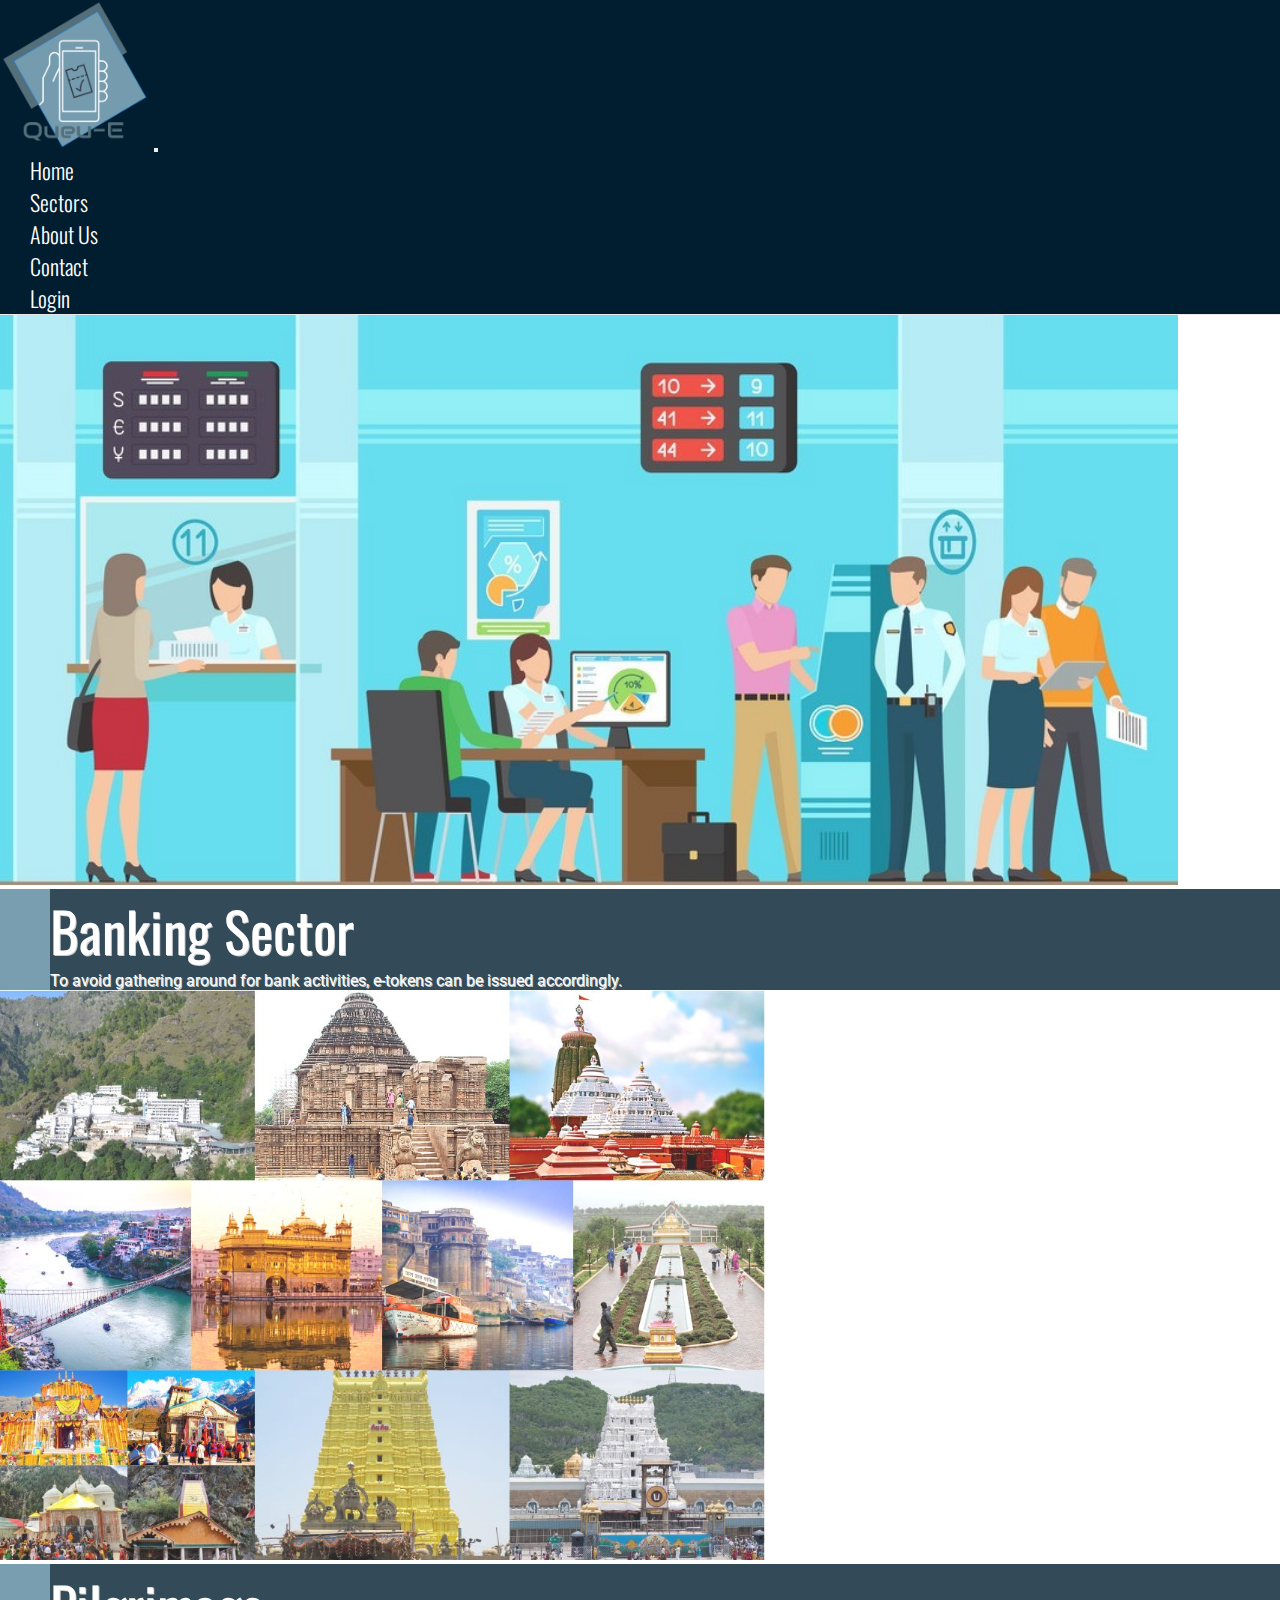
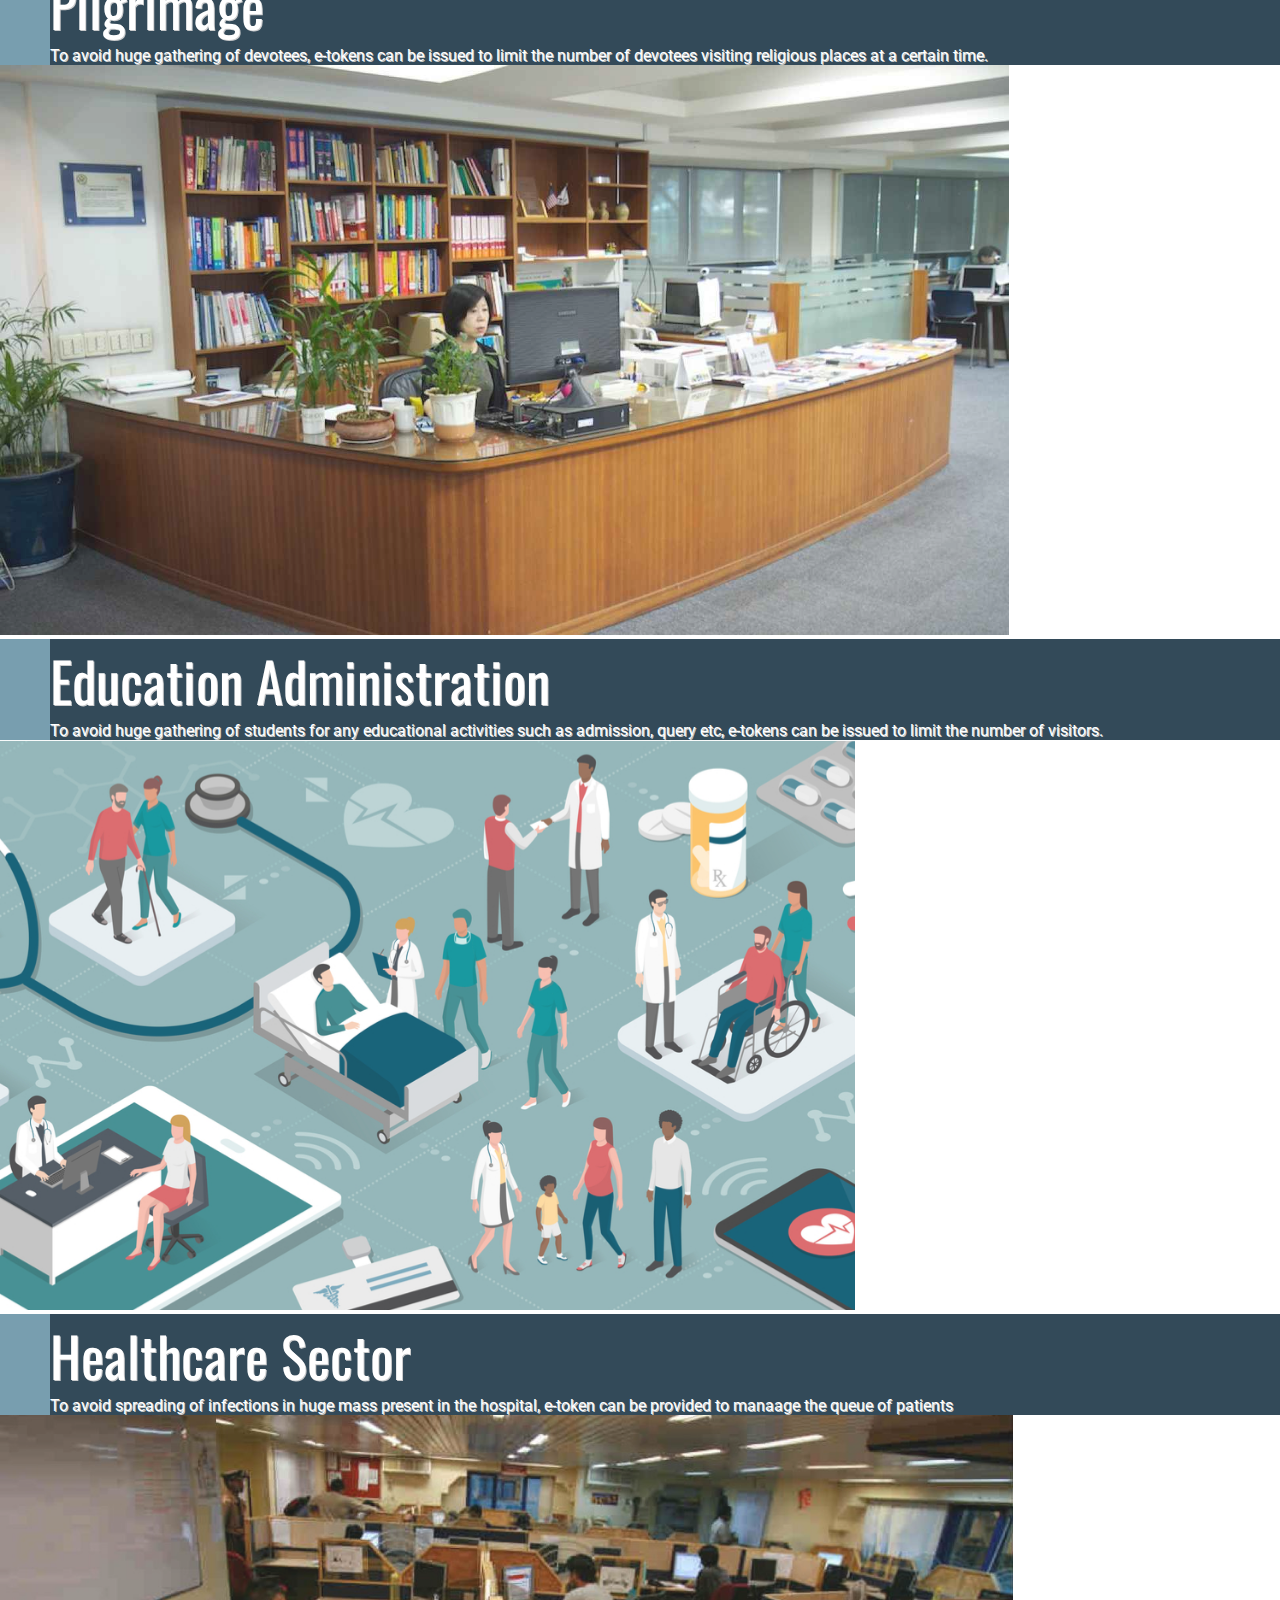
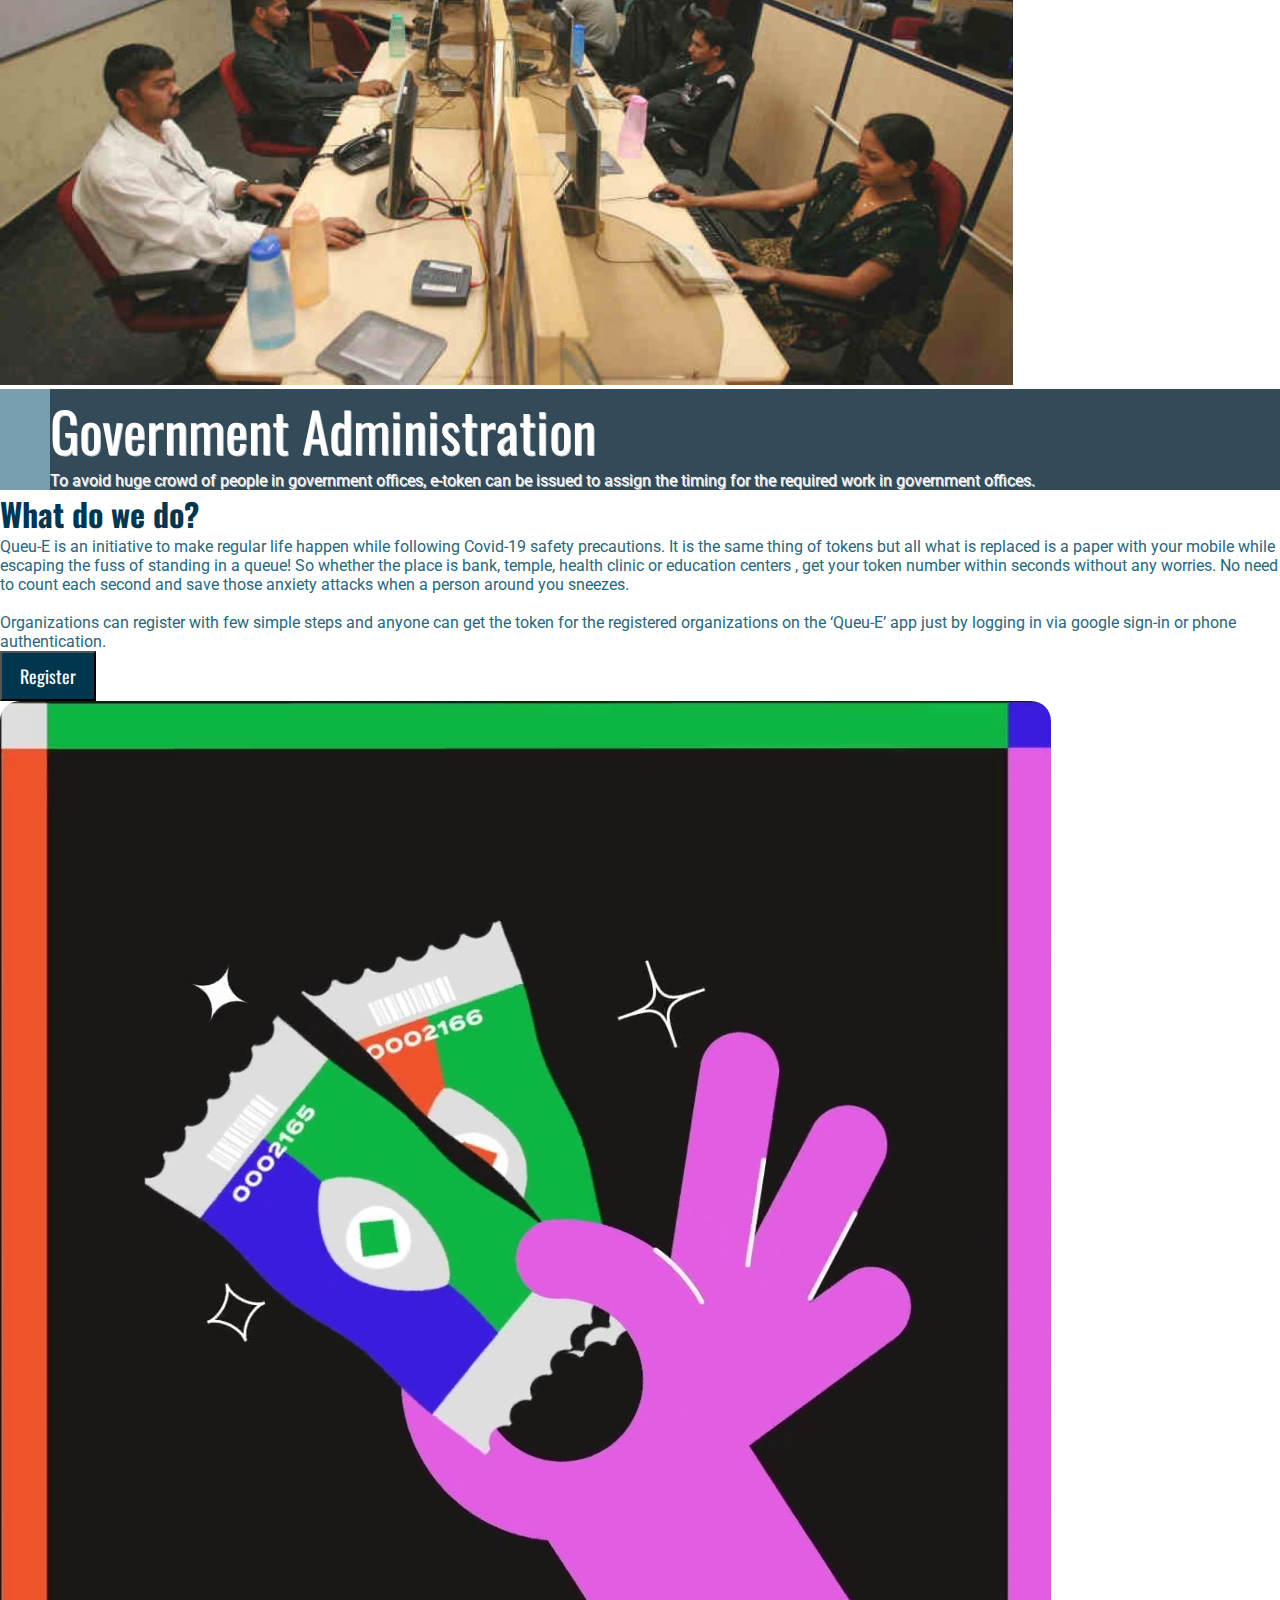
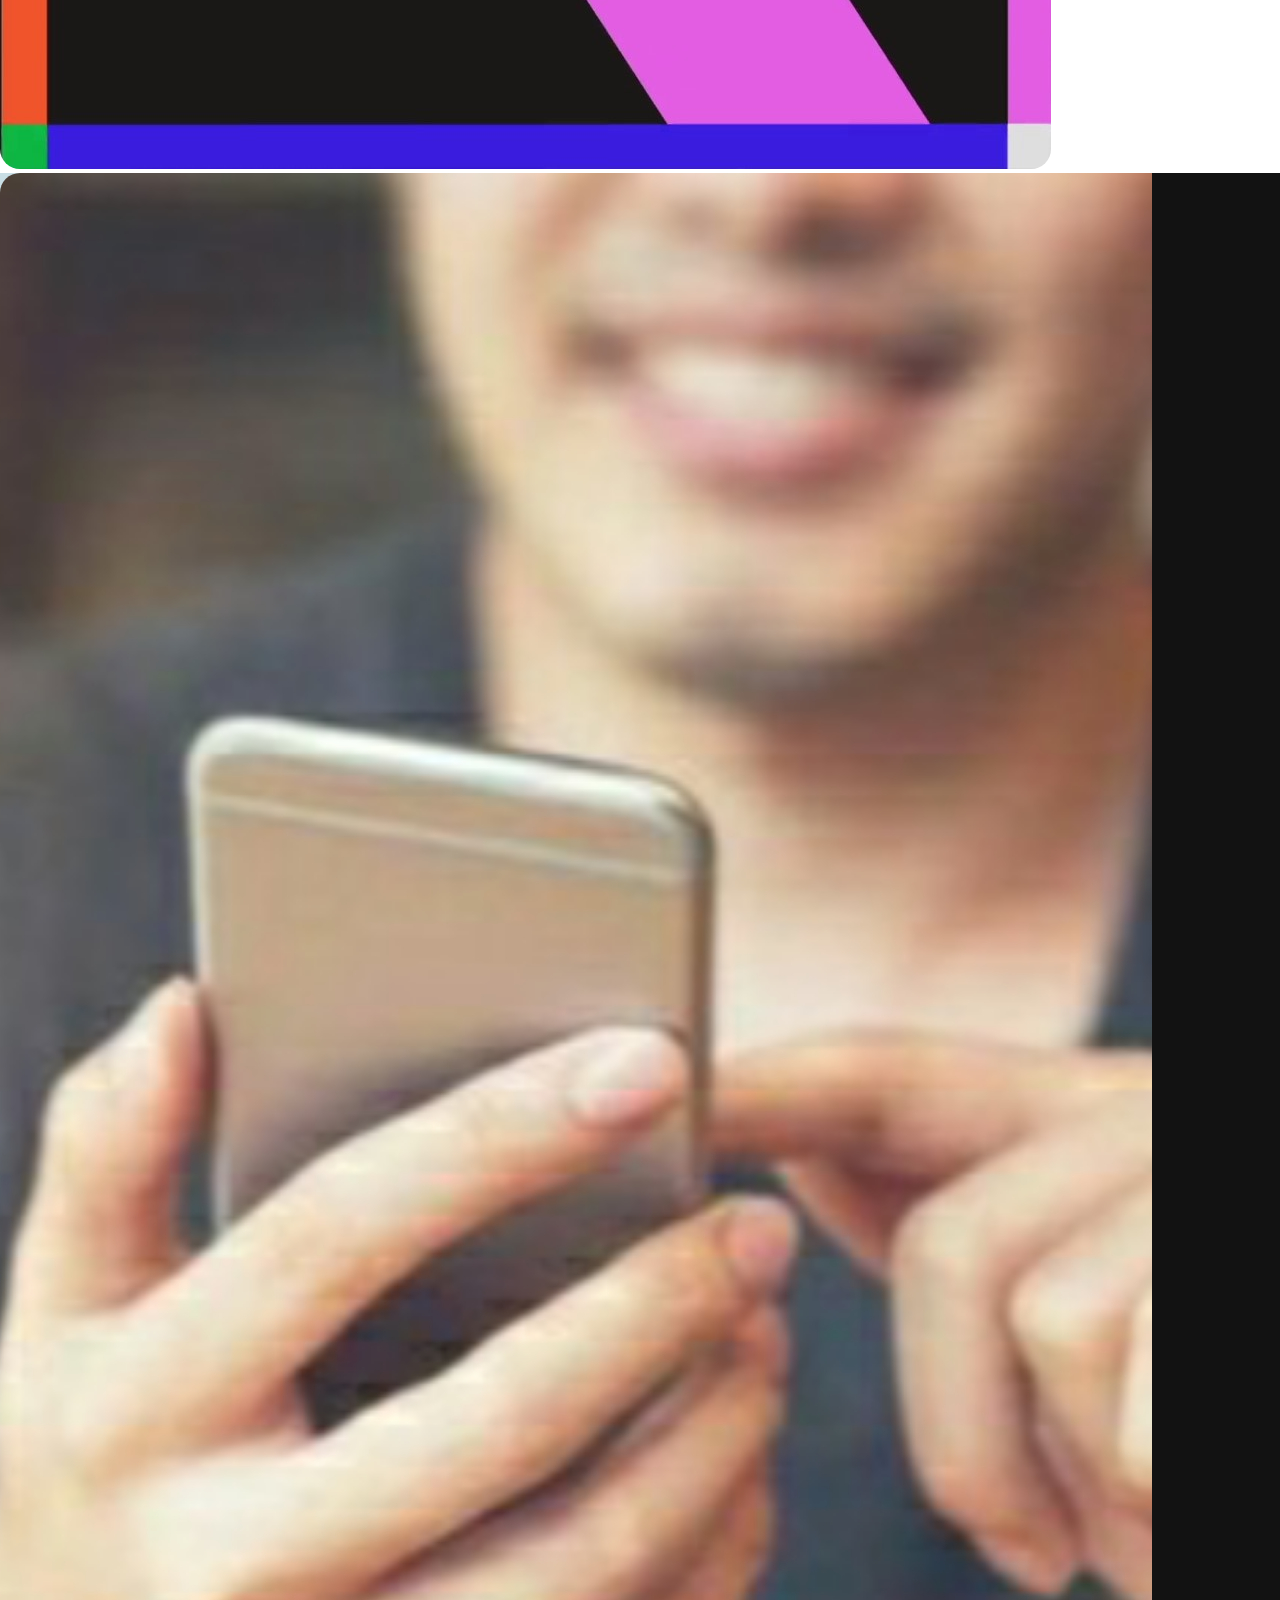
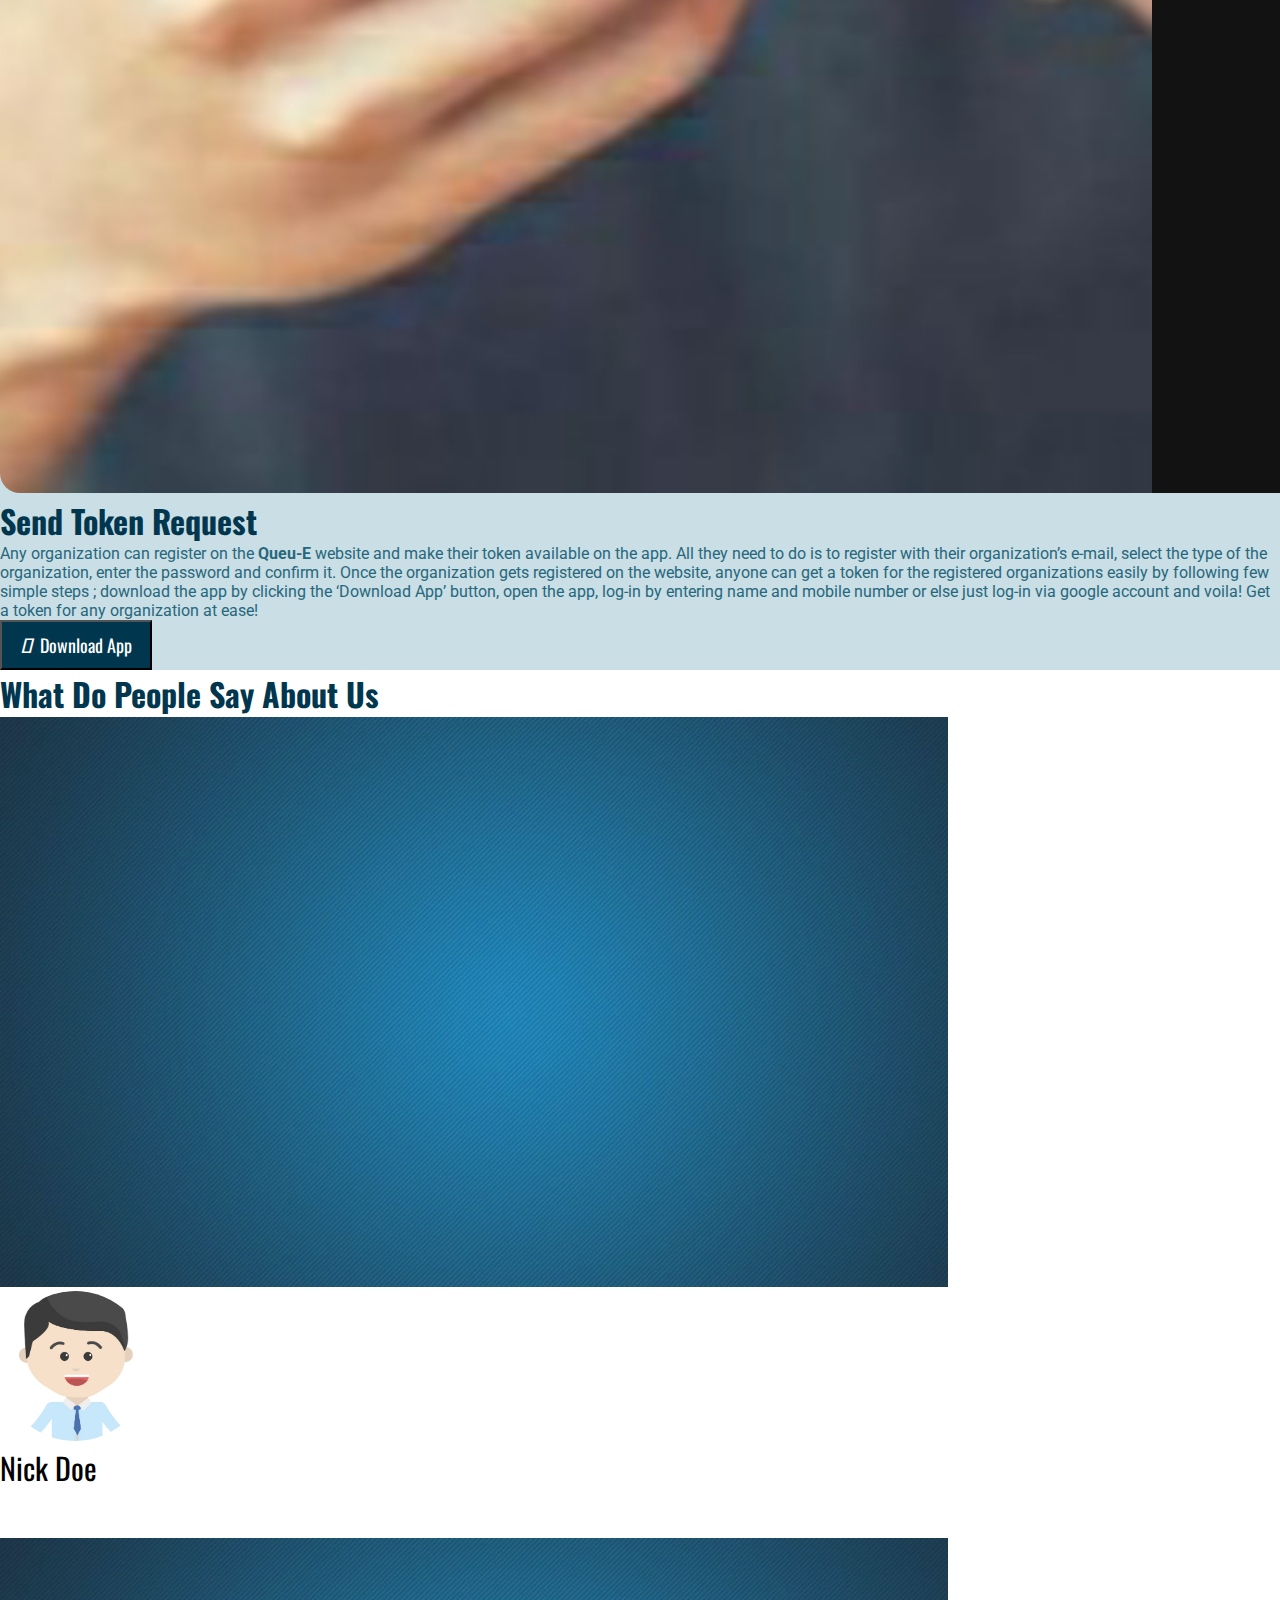
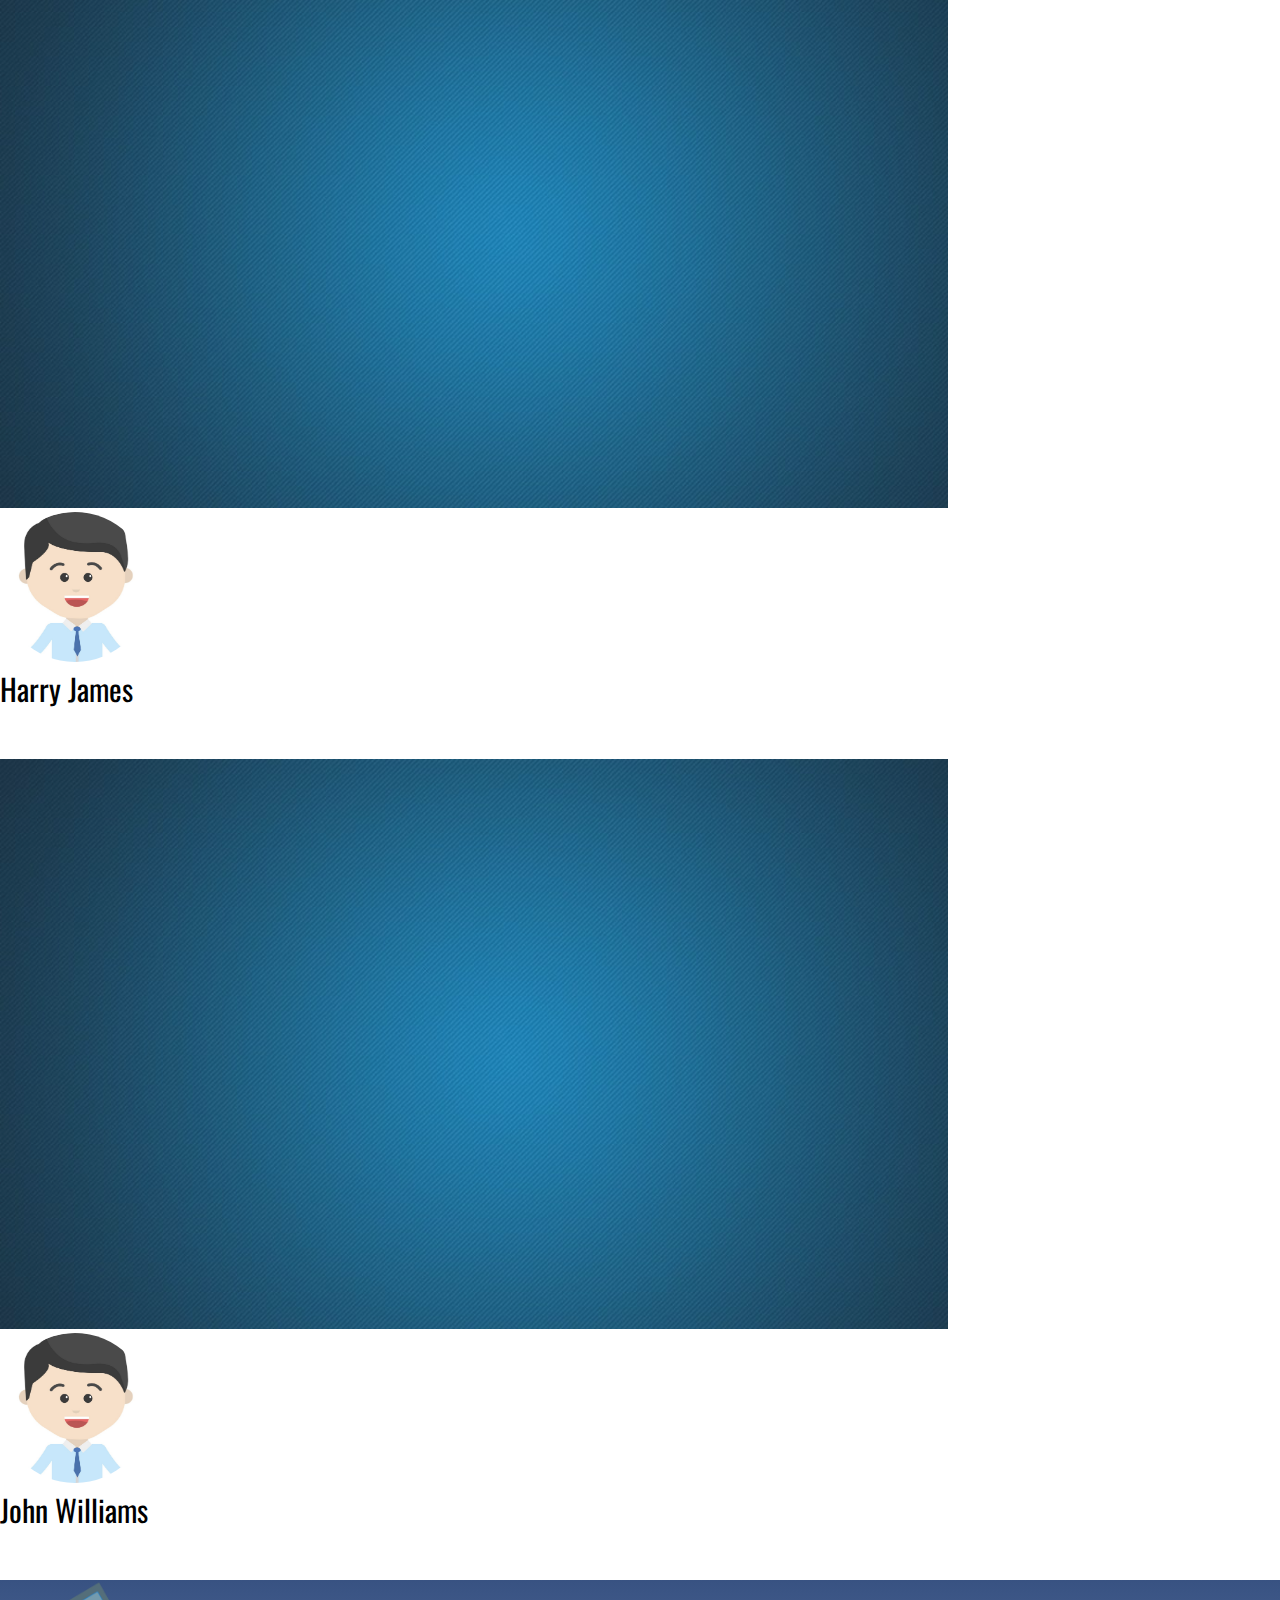
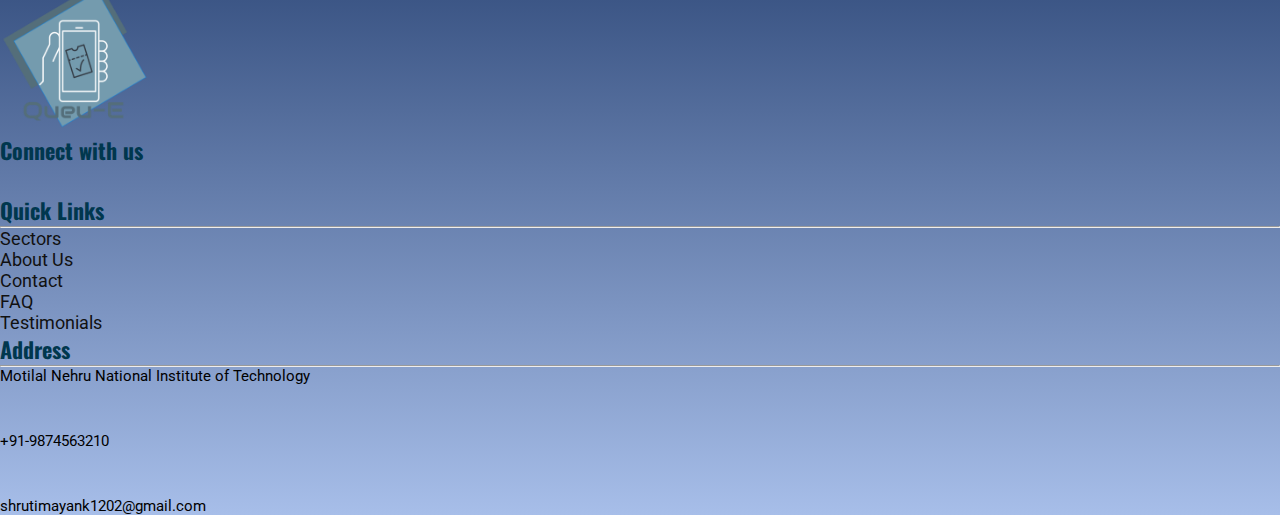
<file: docs/index.html>
<!doctype html>
<html lang="en">
  <head>
    <!-- Required meta tags -->
    <meta charset="utf-8">
    <meta name="viewport" content="width=device-width, initial-scale=1">

     <!-- Icon  -->
    <link rel='stylesheet' href='https://use.fontawesome.com/releases/v5.7.0/css/all.css' integrity='sha384-lZN37f5QGtY3VHgisS14W3ExzMWZxybE1SJSEsQp9S+oqd12jhcu+A56Ebc1zFSJ' crossorigin='anonymous'>

    <!-- Bootstrap CSS -->
    <link rel="stylesheet" href="https://stackpath.bootstrapcdn.com/bootstrap/4.1.3/css/bootstrap.min.css" integrity="sha384-MCw98/SFnGE8fJT3GXwEOngsV7Zt27NXFoaoApmYm81iuXoPkFOJwJ8ERdknLPMO" crossorigin="anonymous">

    <!-- font awesome icon -->
    <link rel="stylesheet" href="https://cdnjs.cloudflare.com/ajax/libs/font-awesome/4.7.0/css/font-awesome.min.css">

    <!-- Fonts -->
    <link rel="preconnect" href="https://fonts.gstatic.com">
	<link href="https://fonts.googleapis.com/css2?family=Oswald:wght@400&display=swap" rel="stylesheet">
	<link href="https://fonts.googleapis.com/css2?family=Roboto:wght@300&display=swap" rel="stylesheet">

    <!-- CSS -->
    <link rel="stylesheet" type="text/css" href="style.css">

    <link rel="icon" href="q.png" type="image/png" sizes="32x32">
    <title>Queu-E</title>
  </head>
  <body>
  	<div class="jumbotron-fluid">
  		<!-- Navbar -->
	    <nav class="navbar navbar-expand-sm navbar-light d-block" id="navbar" style="background-color: #011D30;">
	        <div class="container">
	            <a href="index.html" class="nav-link"><img src="queue.png" class="img-fluid" width="150" height="150"/></a>
	            <button class="navbar-toggler" data-toggle="collapse" data-target="#thetarget">
	                <span class="navbar-toggler-icon"></span>
	            </button>

	            <div class="collapse navbar-collapse justify-content-end" id="thetarget">
	                <ul class="navbar-nav ml-auto">
	                    <li class="nav-item">
	                        <a href="index.html" class="nav-link">Home</a>
	                    </li>
	                    <li class="nav-item">
	                        <a href="sector.html" class="nav-link">Sectors</a>
	                    </li>
	                    <!-- <li class="nav-item dropdown nav-title">
	                        <a href="#" class="nav-link dropdown-toggle" data-toggle="dropdown">Sectors</a>
	                        <div class="dropdown-menu nav-title-drop">
                                <ul style="list-style-type: none;" class="pt-2">
                                  <li><a href="" style="padding-left: 0 !important">Banking Sector</a></li>
                                  <li><a href="" style="padding-left: 0 !important">Pilgrimage</a></li>
                                  <li><a href="" style="padding-left: 0 !important">Education Administration</a></li>
                                  <li><a href="" style="padding-left: 0 !important">Healthcare</a></li>
                                  <li><a href="" style="padding-left: 0 !important">Bill Payment Stores</a></li>
                                </ul>
	                        </div>
	                    </li> -->
	                    <li class="nav-item">
	                        <a href="about.html" class="nav-link">About Us</a>
	                    </li>
	                    <li class="nav-item">
	                        <a href="contact.html" class="nav-link">Contact</a>
	                    </li>
	                    <li class="nav-item">
	                        <a href="login.html" class="nav-link">Login</a>
	                    </li>
	                </ul>
	            </div>
	        </div>
	    </nav>
	    <!-- Navbar Ends -->

	    <!-- slider -->
		<div id="demo" class="carousel slide pb-5" data-ride="carousel">

		  <!-- Indicators -->
		  <ul class="carousel-indicators">
		    <li data-target="#demo" data-slide-to="0" class="active"></li>
		    <li data-target="#demo" data-slide-to="1"></li>
		    <li data-target="#demo" data-slide-to="2"></li>
		  </ul>
		  
		  <!-- The slideshow -->
		  <div class="carousel-inner">
		    <div class="carousel-item active">
		      	<div>
			        <img class="d-block w-100 img-fluid img-responsive card-img" src="banking.jpg" alt="Banking Sector">
			        <div class="container-fluid card-img-overlay d-flex flex-column justify-content-end mx-4">
			            <div class="container my-3 bannertext" style="border-left: 50px solid #57869C; background-color: #011D30; opacity: 0.8; display: block;">
			                <span class="title pt-md-5">Banking Sector</span>
			                <p>To avoid gathering around for bank activities, e-tokens can be issued accordingly.</p>
			            </div>
			        </div>
			    </div>
		    </div>
		    <div class="carousel-item">
		     	<div>
			        <img class="d-block w-100 img-fluid img-responsive card-img" src="pilgrimage.jpg" alt="Pilgrimage Sector">
			        <div class="container-fluid card-img-overlay d-flex flex-column justify-content-end mx-4">
			            <div class="container my-3 bannertext" style="border-left: 50px solid #57869C; background-color: #011D30; opacity: 0.8; display: block;">
			                <span class="title pt-md-5">Pilgrimage</span>
			                <p>To avoid huge gathering of devotees, e-tokens can be issued to limit the number of devotees visiting religious places at a certain time.</p>
			            </div>
			        </div>
			    </div>
		    </div>
		    <div class="carousel-item">
		     	<div>
			        <img class="d-block w-100 img-fluid img-responsive card-img" src="education.jpg" alt="Education Administration Sector">
			        <div class="container-fluid card-img-overlay d-flex flex-column justify-content-end mx-4">
			            <div class="container my-3 bannertext" style="border-left: 50px solid #57869C; background-color: #011D30; opacity: 0.8; display: block;">
			                <span class="title pt-md-5">Education Administration</span>
			                <p>To avoid huge gathering of students for any educational activities such as admission, query etc, e-tokens can be issued to limit the number of visitors.</p>
			            </div>
			        </div>
			    </div>
		    </div>
		    <div class="carousel-item">
		      	<div>
			        <img class="d-block w-100 img-fluid img-responsive card-img" src="health.jpg" alt="Health Sector">
			        <div class="container-fluid card-img-overlay d-flex flex-column justify-content-end mx-4">
			            <div class="container my-3 bannertext" style="border-left: 50px solid #57869C; background-color: #011D30; opacity: 0.8; display: block;">
			                <span class="title pt-md-5">Healthcare Sector</span>
			                <p>To avoid spreading of infections in huge mass present in the hospital, e-token can be provided to manaage the queue of patients</p>
			            </div>
			        </div>
			    </div>
		    </div>
		    <div class="carousel-item">
		      	<div>
			        <img class="d-block w-100 img-fluid img-responsive card-img" src="government.jpg" alt="Government Sector">
			        <div class="container-fluid card-img-overlay d-flex flex-column justify-content-end mx-4">
			            <div class="container my-3 bannertext" style="border-left: 50px solid #57869C; background-color: #011D30; opacity: 0.8; display: block;">
			                <span class="title pt-md-5">Government Administration</span>
			                <p>To avoid huge crowd of people in government offices, e-token can be issued to assign the timing for the required work in government offices.</p>
			            </div>
			        </div>
			    </div>
		    </div>
		  </div>
		  
		  <!-- Left and right controls -->
		  <a class="carousel-control-prev" href="#demo" data-slide="prev">
		    <span class="carousel-control-prev-icon"></span>
		  </a>
		  <a class="carousel-control-next" href="#demo" data-slide="next">
		    <span class="carousel-control-next-icon"></span>
		  </a>
		</div>
		<!-- slider ends -->

		<!-- About -->
		<div class="container pt-5 pb-5" id="about">
			<div class="row">
				<div class="col-md-6">
					<h1>What do we do?</h1>
					<p class="pt-2">Queu-E is an initiative to make regular life happen while following Covid-19 safety precautions. It is the same thing of tokens but all what is replaced is a paper with your mobile while escaping the fuss of standing in a queue! So whether the place is bank, temple, health clinic or education centers , get your token number within seconds without any worries. No need to count each second and save those anxiety attacks when a person around you sneezes.  <br><br>
					Organizations can register with few simple steps and anyone can get the token for the registered organizations on the ‘Queu-E’ app just by logging in via google sign-in or phone authentication.
					</p>
					<a href="" class="pt-2"><button class="btn btn-large">Register</button></a>
				</div>
				<div class="col-md-1"></div>
				<div class="col-md-5">
					<img src="wdwd.jpg" class="img-fluid img-responsive w-100" style="border-radius: 20px;">
				</div>
			</div>
		</div>
		<!-- About ends -->

		<!-- App Info -->
		<div class="container-fluid" style="background-color: #C9DEE5;">
			<div class="container pt-5 pb-5" id="app">
				<div class="row">
					<div class="col-md-5">
						<img src="about.jpg" class="img-fluid img-responsive w-100" style="border-radius: 20px;">
					</div>
					<div class="col-md-1"></div>
					<div class="col-md-6">
						<h1>Send Token Request</h1>
						<p class="pt-2">Any organization can register on the <b>Queu-E</b> website and make their token available on the app. All they need to do is to register with their organization’s e-mail, select the type of the organization, enter the password and confirm it. Once the organization gets registered on the website, anyone can get a token for the registered organizations easily by following few simple steps ; download the app by clicking the ‘Download App’ button, open the app, log-in by entering name and mobile number or else just log-in via google account and voila! Get a token for any organization at ease!</p>
						<a href="" class="pt-2"><button class="btn btn-large"><i class="fas fa-download"></i>&nbsp; Download App</button></a>
					</div>
				</div>
			</div>
		</div>
		<!-- App Info ends -->
		<!-- Testimonials -->
		<div class="container pt-5 pb-5" id="testimonials">
			<h1 class="text-center pb-4">What Do People Say About Us</h1>
			<div id="demo1" class="carousel slide" data-ride="carousel">

			  <!-- Indicators -->
			  <ul class="carousel-indicators">
			    <li data-target="#demo1" data-slide-to="0" class="active"></li>
			    <li data-target="#demo1" data-slide-to="1"></li>
			    <li data-target="#demo1" data-slide-to="2"></li>
			  </ul>
			  
			  <!-- The slideshow -->
			  <div class="carousel-inner">
			    <div class="carousel-item active">
			      	<div>
				        <img class="d-block w-100 img-fluid img-responsive card-img" src="testimonials.jpg">
				        <div class="container-fluid card-img-overlay d-flex flex-column justify-content-center">
				            <div class="carousel-caption">
				            	<img src="profile.jpg" style="height: 150px!important; width: 150px; border-radius: 50%;">
			                    <div id="image-caption" class="pb-3">Nick Doe</div>
			                    <p class="text-white pb-3">Lorem ipsum dolor sit amet, consectetur adipisicing elit, sed do eiusmod
					tempor incididunt ut labore et dolore magna aliqua. Ut enim ad minim veniam,
					quis nostrud exercitation ullamco laboris nisi ut aliquip ex ea commodo
					consequat. </p> 
			                </div>
				        </div>
				    </div>
			    </div>
			    <div class="carousel-item">
			      	<div>
				        <img class="d-block w-100 img-fluid img-responsive card-img" src="testimonials.jpg">
				        <div class="container-fluid card-img-overlay d-flex flex-column justify-content-center">
				            <div class="carousel-caption">
				            	<img src="profile.jpg" style="height: 150px!important; width: 150px; border-radius: 50%;">
			                    <div id="image-caption" class="pb-3">Harry James</div>
			                    <p class="text-white pb-3">Lorem ipsum dolor sit amet, consectetur adipisicing elit, sed do eiusmod
					tempor incididunt ut labore et dolore magna aliqua. Ut enim ad minim veniam,
					quis nostrud exercitation ullamco laboris nisi ut aliquip ex ea commodo
					consequat.</p> 
			                </div>
				        </div>
				    </div>
			    </div>
			    <div class="carousel-item">
			      	<div>
				        <img class="d-block w-100 img-fluid img-responsive card-img" src="testimonials.jpg">
				        <div class="container-fluid card-img-overlay d-flex flex-column justify-content-center">
				            <div class="carousel-caption">
				            	<img src="profile.jpg" style="height: 150px!important; width: 150px; border-radius: 50%;">
			                    <div id="image-caption" class="pb-3">John Williams</div>
			                    <p class="text-white pb-3">Lorem ipsum dolor sit amet, consectetur adipisicing elit, sed do eiusmod
					tempor incididunt ut labore et dolore magna aliqua. Ut enim ad minim veniam,
					quis nostrud exercitation ullamco laboris nisi ut aliquip ex ea commodo
					consequat.</p> 
			                </div>
				        </div>
				    </div>
			    </div>
			  </div>
			  
			  <!-- Left and right controls -->
			  <a class="carousel-control-prev" href="#demo1" data-slide="prev">
			    <span class="carousel-control-prev-icon"></span>
			  </a>
			  <a class="carousel-control-next" href="#demo1" data-slide="next">
			    <span class="carousel-control-next-icon"></span>
			  </a>
			</div>
		</div>
		<!-- Testimonial ends -->

		<!-- Footer -->
		<div class="footer pt-4">
		    <div class="container">
		        <div class="row pt-2">
		            <div class="col-md-4 pt-2" id="connect">
		            	<a href="index.html" class="nav-link"><img src="queue.png" class="img-fluid" width="150" height="150"/></a>
		                <h2 class="pt-4 pb-2">Connect with us</h2>
		                <ul style="list-style-type: none;">
		                	<li class="pr-3"><a href=""><i class="fab fa-facebook"></i></a></li>
		                	<li class="pr-3"><a href=""><i class="fab fa-instagram"></i></a></li>
		                	<li class="pr-3"><a href=""><i class="fab fa-linkedin"></i></a></li>
		                	<li class="pr-3"><a href=""><i class="fab fa-twitter"></i></a></li>
		                </ul>
		            </div>
		            <div class="col-md-4" id="links">
		                <h2 class="pt-4 pb-2">Quick Links</h2><hr>
		                <ul style="list-style-type: none;">
		                	<li class="pr-3"><a href="">Sectors</a></li>
		                	<li class="pr-3"><a href="">About Us</a></li>
		                	<li class="pr-3"><a href="">Contact</a></li>
		                	<li class="pr-3"><a href="">FAQ</a></li>
		                	<li class="pr-3"><a href="">Testimonials</a></li>
		                </ul>
		            </div>
		            <div class="col-md-4" id="address">
		                <h2 class="pt-4 pb-1">Address</h2><hr>
		                <ul style="list-style-type: none;">
		                	<li class="pb-2">
		                		<div class="row">
		                			<div class="col-2">
		                				<i class="fas fa-map-marker-alt"></i>
		                			</div>
		                			<div class="col-10">
		                				<p>Motilal Nehru National Institute of Technology</p>
		                			</div>
		                		</div>
		                	</li>
		                	<li class="pb-3">
		                		<div class="row">
		                			<div class="col-2">
		                				<i class="fas fa-phone"></i>
		                			</div>
		                			<div class="col-10">
		                				<p>+91-9874563210</p>
		                			</div>
		                		</div>
		                	</li>
		                	<li>
		                		<div class="row">
		                			<div class="col-2">
		                				<i class="fas fa-envelope"></i>
		                			</div>
		                			<div class="col-10">
		                				<p>shrutimayank1202@gmail.com</p>
		                			</div>
		                		</div>
		                	</li>
		                </ul>
		            </div>
		        </div>
		    </div>
		</div>
		<!-- Footer ends -->
	</div>
	

    <!-- Jquery -->
    <script src="https://code.jquery.com/jquery-3.3.1.slim.min.js"
        integrity="sha384-q8i/X+965DzO0rT7abK41JStQIAqVgRVzpbzo5smXKp4YfRvH+8abtTE1Pi6jizo" crossorigin="anonymous"></script>

	<script src="https://ajax.googleapis.com/ajax/libs/jquery/3.4.1/jquery.min.js"></script>

	<script src="https://cdnjs.cloudflare.com/ajax/libs/popper.js/1.14.0/umd/popper.min.js"
	        integrity="sha384-cs/chFZiN24E4KMATLdqdvsezGxaGsi4hLGOzlXwp5UZB1LY//20VyM2taTB4QvJ" crossorigin="anonymous"></script>

	<script src="https://stackpath.bootstrapcdn.com/bootstrap/4.1.0/js/bootstrap.min.js"
	        integrity="sha384-uefMccjFJAIv6A+rW+L4AHf99KvxDjWSu1z9VI8SKNVmz4sk7buKt/6v9KI65qnm" crossorigin="anonymous"></script>

  </body>
</html>
</file>
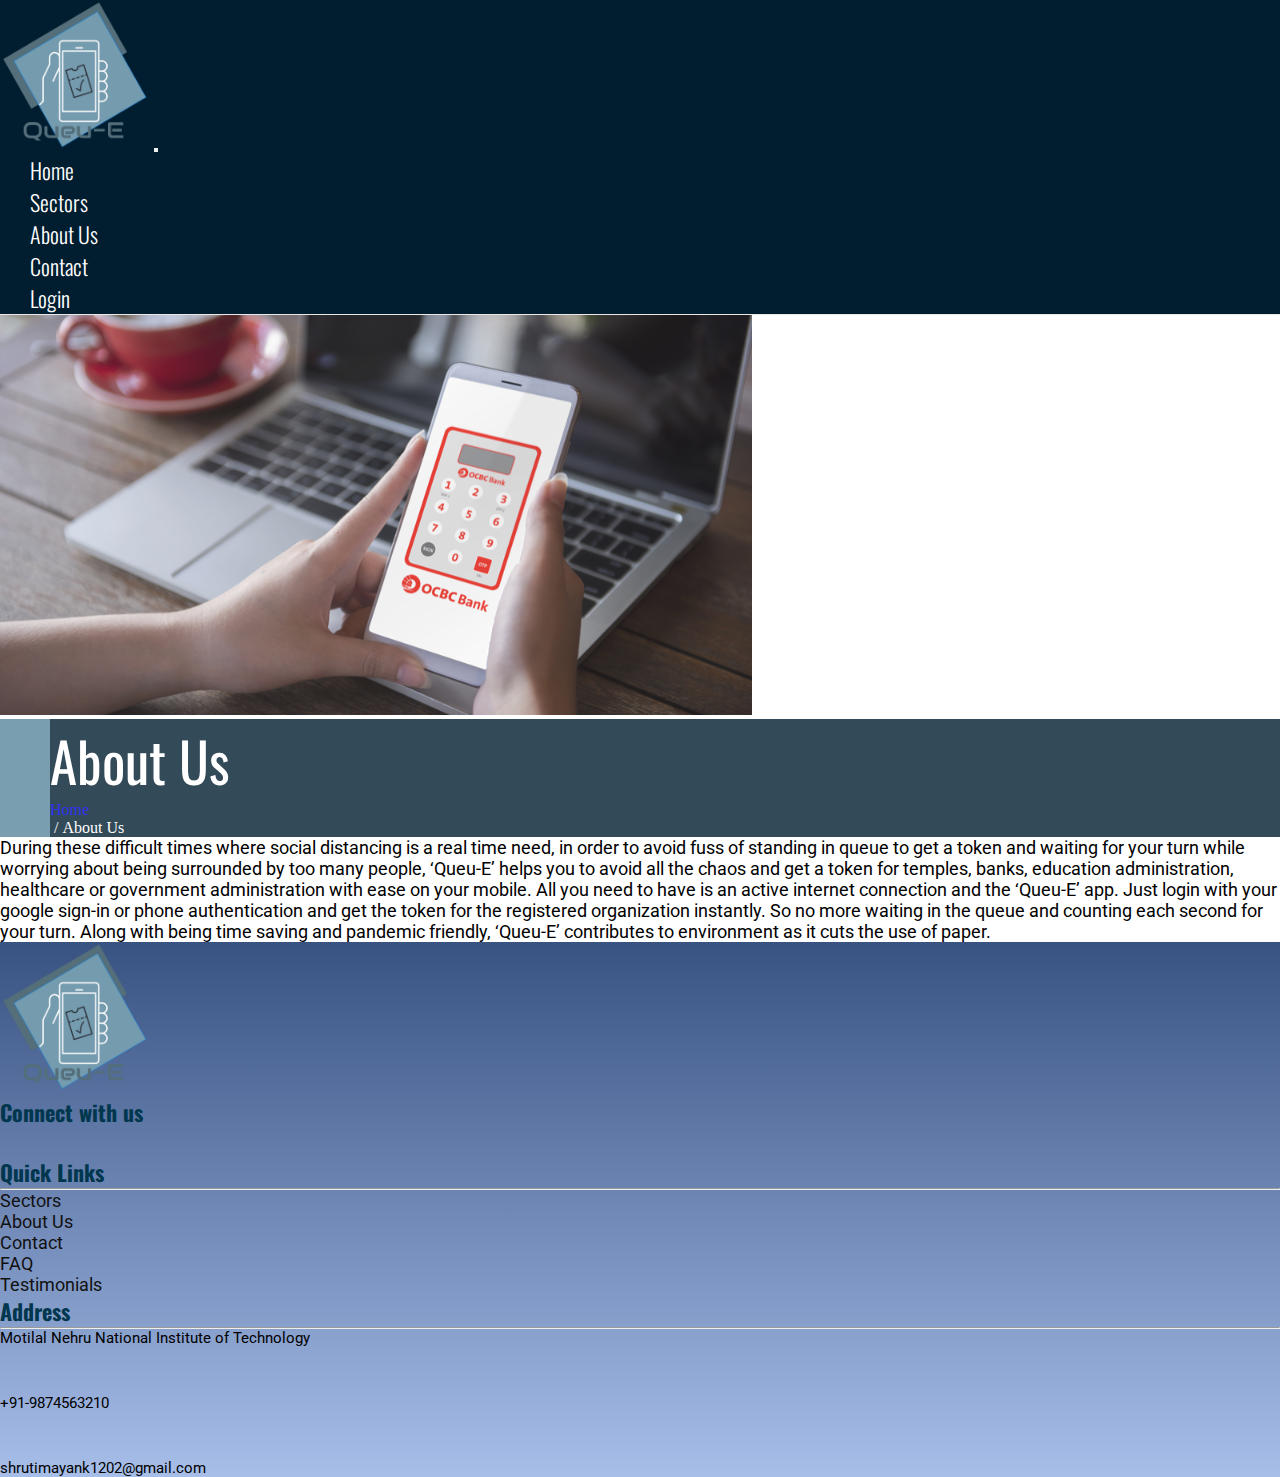
<file: docs/about.html>
<!doctype html>
<html lang="en">
  <head>
    <!-- Required meta tags -->
    <meta charset="utf-8">
    <meta name="viewport" content="width=device-width, initial-scale=1">

     <!-- Icon  -->
    <link rel='stylesheet' href='https://use.fontawesome.com/releases/v5.7.0/css/all.css' integrity='sha384-lZN37f5QGtY3VHgisS14W3ExzMWZxybE1SJSEsQp9S+oqd12jhcu+A56Ebc1zFSJ' crossorigin='anonymous'>

    <!-- Bootstrap CSS -->
    <link rel="stylesheet" href="https://stackpath.bootstrapcdn.com/bootstrap/4.1.3/css/bootstrap.min.css" integrity="sha384-MCw98/SFnGE8fJT3GXwEOngsV7Zt27NXFoaoApmYm81iuXoPkFOJwJ8ERdknLPMO" crossorigin="anonymous">

    <!-- font awesome icon -->
    <link rel="stylesheet" href="https://cdnjs.cloudflare.com/ajax/libs/font-awesome/4.7.0/css/font-awesome.min.css">

    <!-- Fonts -->
    <link rel="preconnect" href="https://fonts.gstatic.com">
	<link href="https://fonts.googleapis.com/css2?family=Oswald:wght@400&display=swap" rel="stylesheet">
	<link href="https://fonts.googleapis.com/css2?family=Roboto:wght@300&display=swap" rel="stylesheet">

    <!-- CSS -->
    <link rel="stylesheet" type="text/css" href="style.css">

    <link rel="icon" href="q.png" type="image/png" sizes="32x32">
    <title>Queu-E</title>
  </head>
  <body>
  	<div class="jumbotron-fluid">
  		<!-- Navbar -->
	    <nav class="navbar navbar-expand-sm navbar-light d-block" id="navbar" style="background-color: #011D30;">
	        <div class="container">
	            <a href="index.html" class="nav-link"><img src="queue.png" class="img-fluid" width="150" height="150"/></a>
	            <button class="navbar-toggler" data-toggle="collapse" data-target="#thetarget">
	                <span class="navbar-toggler-icon"></span>
	            </button>

	            <div class="collapse navbar-collapse justify-content-end" id="thetarget">
	                <ul class="navbar-nav ml-auto">
	                    <li class="nav-item">
	                        <a href="index.html" class="nav-link">Home</a>
	                    </li>
	                    <li class="nav-item">
	                        <a href="sector.html" class="nav-link">Sectors</a>
	                    </li>
	                    <!-- <li class="nav-item dropdown nav-title">
	                        <a href="#" class="nav-link dropdown-toggle" data-toggle="dropdown">Sectors</a>
	                        <div class="dropdown-menu nav-title-drop">
                                <ul style="list-style-type: none;" class="pt-2">
                                  <li><a href="" style="padding-left: 0 !important">Banking Sector</a></li>
                                  <li><a href="" style="padding-left: 0 !important">Pilgrimage</a></li>
                                  <li><a href="" style="padding-left: 0 !important">Education Administration</a></li>
                                  <li><a href="" style="padding-left: 0 !important">Healthcare</a></li>
                                  <li><a href="" style="padding-left: 0 !important">Bill Payment Stores</a></li>
                                </ul>
	                        </div>
	                    </li> -->
	                    <li class="nav-item">
	                        <a href="about.html" class="nav-link">About Us</a>
	                    </li>
	                    <li class="nav-item">
	                        <a href="contact.html" class="nav-link">Contact</a>
	                    </li>
	                    <li class="nav-item">
	                        <a href="login.html" class="nav-link">Login</a>
	                    </li>
	                </ul>
	            </div>
	        </div>
	    </nav>
	    <!-- Navbar Ends -->

	    <!-- About List -->
	    <div class="jumbotron-fluid" id="aboutpg">
	    	<div class="card">
	            <img class="d-block w-100 img-fluid img-responsive card-img" src="sector.jpg" style="height: 400px; opacity: 0.9;">
	            <div class="mx-md-5 card-img-overlay d-flex flex-column justify-content-end mx-4">
	                <div class="container bannertext" style="border-left: 50px solid #57869C; background-color: #011D30; opacity: 0.8; display: block;">
		                <span class="title pt-md-5">About Us</span>
		                <ul class="breadcrumb">
		                	<li class="d-inline-block"><a href="index.html">Home</a></li>
							<li class="d-inline-block">&nbsp;/&nbsp;About Us</li>
		                </ul>
		            </div>
	            </div>
	        </div>
	        <div class="container pt-5 pb-5">
	        	<div class="row">
	        		<div class="col-md-8">
	        			<p style="font-family: 'Roboto', sans-serif; font-size: 18px;">During these difficult times where social distancing is a real time need, in order to avoid fuss of standing in queue to get a token and waiting for your turn while worrying about being surrounded by too many people, ‘Queu-E’ helps you to avoid all the chaos and get a token for temples, banks, education administration, healthcare or government administration with ease on your mobile. All you need to have is an active internet connection and the ‘Queu-E’ app. Just login with your google sign-in or phone authentication and get the token for the registered organization instantly. So no more waiting in the queue and counting each second for your turn. Along with being time saving and pandemic friendly, ‘Queu-E’ contributes to environment as it cuts the use of paper. 
	        		</p>
	        		</div>
	        	</div>
	        </div>
	    </div>
	    <!-- About List Ends -->

		<!-- Footer -->
		<div class="footer pt-4">
		    <div class="container">
		        <div class="row pt-2">
		            <div class="col-md-4 pt-2" id="connect">
		            	<a href="index.html" class="nav-link"><img src="queue.png" class="img-fluid" width="150" height="150"/></a>
		                <h2 class="pt-4 pb-2">Connect with us</h2>
		                <ul style="list-style-type: none;">
		                	<li class="pr-3"><a href=""><i class="fab fa-facebook"></i></a></li>
		                	<li class="pr-3"><a href=""><i class="fab fa-instagram"></i></a></li>
		                	<li class="pr-3"><a href=""><i class="fab fa-linkedin"></i></a></li>
		                	<li class="pr-3"><a href=""><i class="fab fa-twitter"></i></a></li>
		                </ul>
		            </div>
		            <div class="col-md-4" id="links">
		                <h2 class="pt-4 pb-2">Quick Links</h2><hr>
		                <ul style="list-style-type: none;">
		                	<li class="pr-3"><a href="">Sectors</a></li>
		                	<li class="pr-3"><a href="">About Us</a></li>
		                	<li class="pr-3"><a href="">Contact</a></li>
		                	<li class="pr-3"><a href="">FAQ</a></li>
		                	<li class="pr-3"><a href="">Testimonials</a></li>
		                </ul>
		            </div>
		            <div class="col-md-4" id="address">
		                <h2 class="pt-4 pb-1">Address</h2><hr>
		                <ul style="list-style-type: none;">
		                	<li class="pb-2">
		                		<div class="row">
		                			<div class="col-2">
		                				<i class="fas fa-map-marker-alt"></i>
		                			</div>
		                			<div class="col-10">
		                				<p>Motilal Nehru National Institute of Technology</p>
		                			</div>
		                		</div>
		                	</li>
		                	<li class="pb-3">
		                		<div class="row">
		                			<div class="col-2">
		                				<i class="fas fa-phone"></i>
		                			</div>
		                			<div class="col-10">
		                				<p>+91-9874563210</p>
		                			</div>
		                		</div>
		                	</li>
		                	<li>
		                		<div class="row">
		                			<div class="col-2">
		                				<i class="fas fa-envelope"></i>
		                			</div>
		                			<div class="col-10">
		                				<p>shrutimayank1202@gmail.com</p>
		                			</div>
		                		</div>
		                	</li>
		                </ul>
		            </div>
		        </div>
		    </div>
		</div>
		<!-- Footer ends -->
	</div>
	

    <!-- Jquery -->
    <script src="https://code.jquery.com/jquery-3.3.1.slim.min.js"
        integrity="sha384-q8i/X+965DzO0rT7abK41JStQIAqVgRVzpbzo5smXKp4YfRvH+8abtTE1Pi6jizo" crossorigin="anonymous"></script>

	<script src="https://ajax.googleapis.com/ajax/libs/jquery/3.4.1/jquery.min.js"></script>

	<script src="https://cdnjs.cloudflare.com/ajax/libs/popper.js/1.14.0/umd/popper.min.js"
	        integrity="sha384-cs/chFZiN24E4KMATLdqdvsezGxaGsi4hLGOzlXwp5UZB1LY//20VyM2taTB4QvJ" crossorigin="anonymous"></script>

	<script src="https://stackpath.bootstrapcdn.com/bootstrap/4.1.0/js/bootstrap.min.js"
	        integrity="sha384-uefMccjFJAIv6A+rW+L4AHf99KvxDjWSu1z9VI8SKNVmz4sk7buKt/6v9KI65qnm" crossorigin="anonymous"></script>

  </body>
</html>
</file>
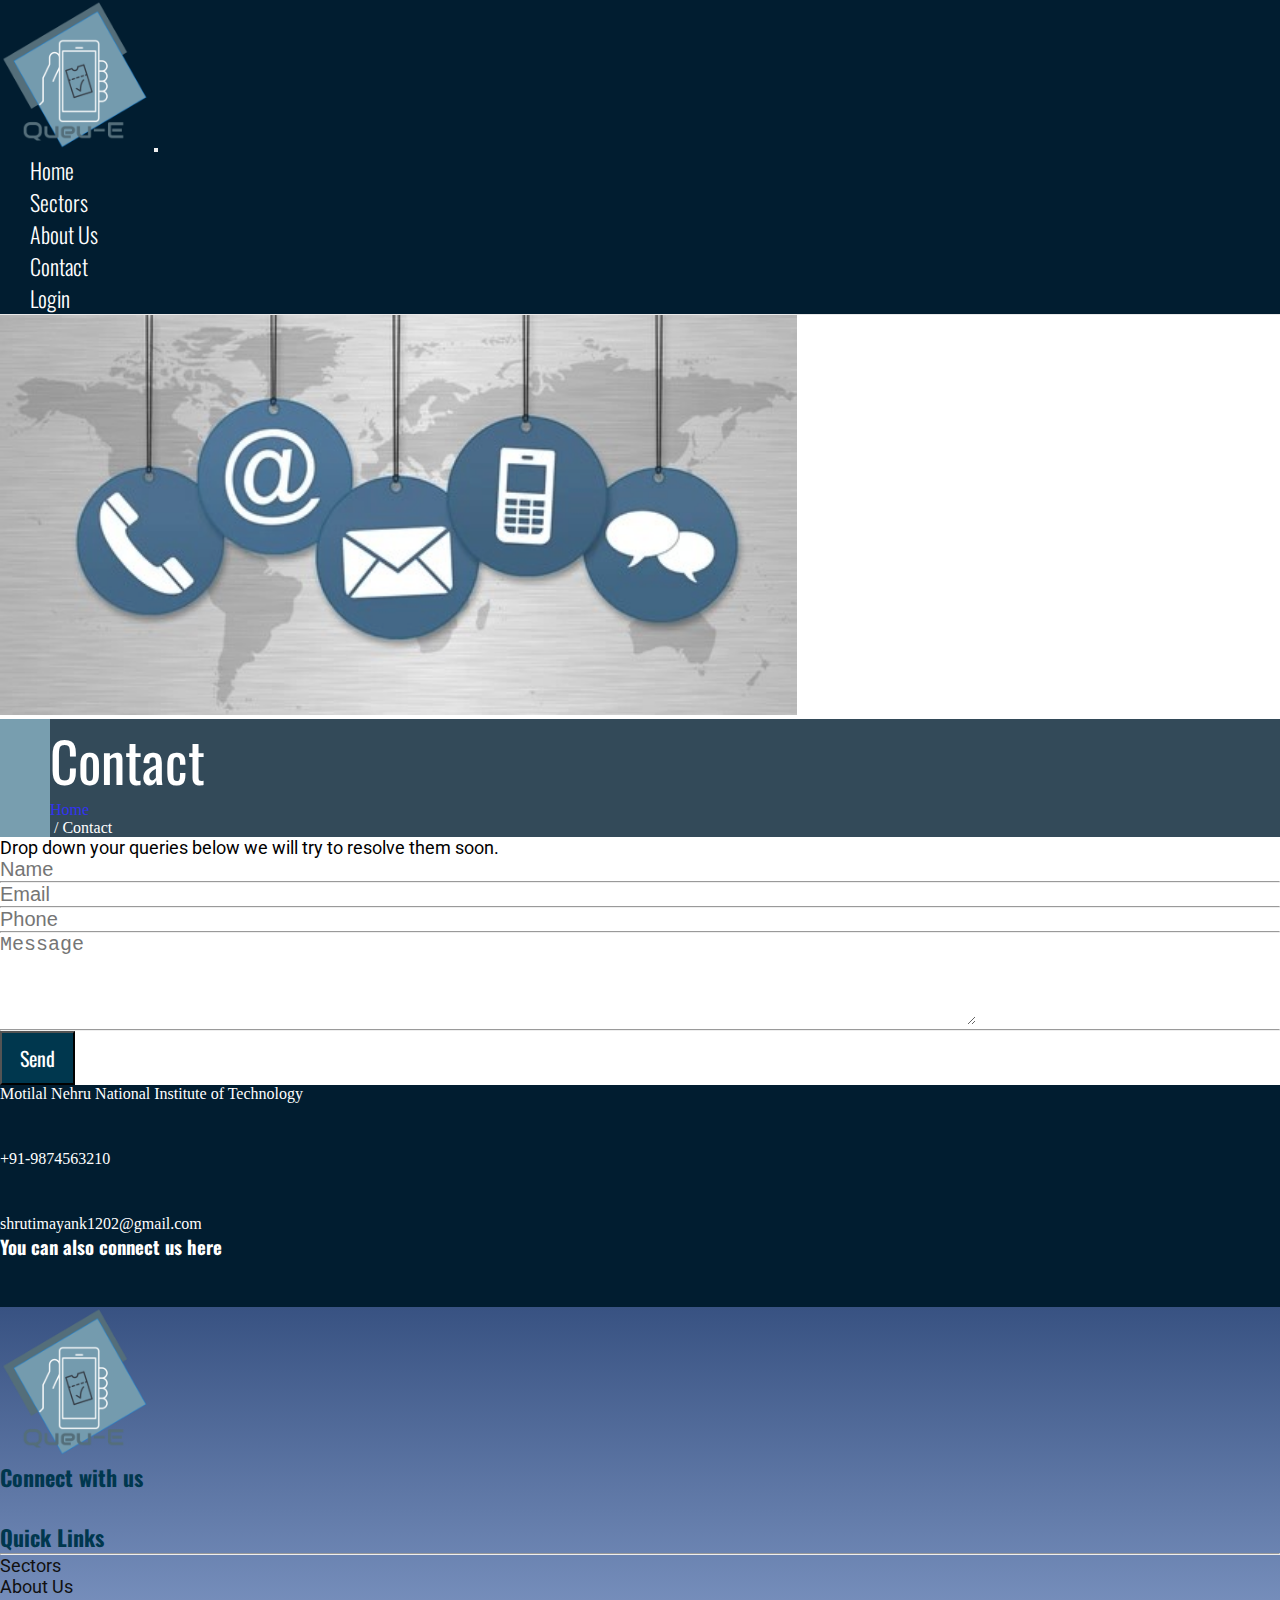
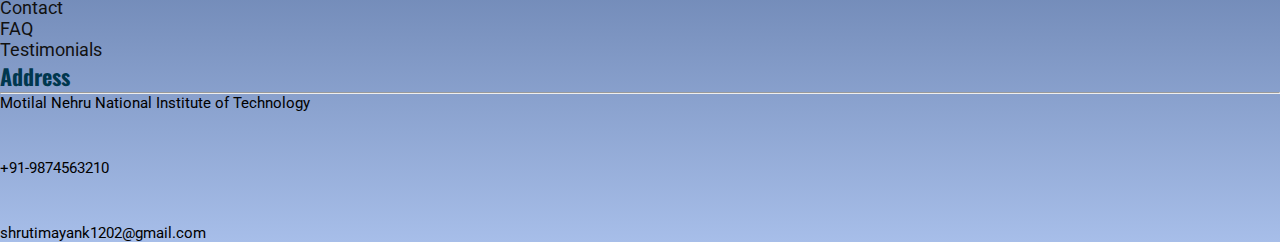
<file: docs/contact.html>
<!doctype html>
<html lang="en">
  <head>
    <!-- Required meta tags -->
    <meta charset="utf-8">
    <meta name="viewport" content="width=device-width, initial-scale=1">

     <!-- Icon  -->
    <link rel='stylesheet' href='https://use.fontawesome.com/releases/v5.7.0/css/all.css' integrity='sha384-lZN37f5QGtY3VHgisS14W3ExzMWZxybE1SJSEsQp9S+oqd12jhcu+A56Ebc1zFSJ' crossorigin='anonymous'>

    <!-- Bootstrap CSS -->
    <link rel="stylesheet" href="https://stackpath.bootstrapcdn.com/bootstrap/4.1.3/css/bootstrap.min.css" integrity="sha384-MCw98/SFnGE8fJT3GXwEOngsV7Zt27NXFoaoApmYm81iuXoPkFOJwJ8ERdknLPMO" crossorigin="anonymous">

    <!-- font awesome icon -->
    <link rel="stylesheet" href="https://cdnjs.cloudflare.com/ajax/libs/font-awesome/4.7.0/css/font-awesome.min.css">

    <!-- Fonts -->
    <link rel="preconnect" href="https://fonts.gstatic.com">
	<link href="https://fonts.googleapis.com/css2?family=Oswald:wght@400&display=swap" rel="stylesheet">
	<link href="https://fonts.googleapis.com/css2?family=Roboto:wght@300&display=swap" rel="stylesheet">

    <!-- CSS -->
    <link rel="stylesheet" type="text/css" href="style.css">

    <link rel="icon" href="q.png" type="image/png" sizes="32x32">
    <title>Queu-E</title>
  </head>
  <body>
  	<div class="jumbotron-fluid">
  		<!-- Navbar -->
	    <nav class="navbar navbar-expand-sm navbar-light d-block" id="navbar" style="background-color: #011D30;">
	        <div class="container">
	            <a href="index.html" class="nav-link"><img src="queue.png" class="img-fluid" width="150" height="150"/></a>
	            <button class="navbar-toggler" data-toggle="collapse" data-target="#thetarget">
	                <span class="navbar-toggler-icon"></span>
	            </button>

	            <div class="collapse navbar-collapse justify-content-end" id="thetarget">
	                <ul class="navbar-nav ml-auto">
	                    <li class="nav-item">
	                        <a href="index.html" class="nav-link">Home</a>
	                    </li>
	                    <li class="nav-item">
	                        <a href="sector.html" class="nav-link">Sectors</a>
	                    </li>
	                    <!-- <li class="nav-item dropdown nav-title">
	                        <a href="#" class="nav-link dropdown-toggle" data-toggle="dropdown">Sectors</a>
	                        <div class="dropdown-menu nav-title-drop">
                                <ul style="list-style-type: none;" class="pt-2">
                                  <li><a href="" style="padding-left: 0 !important">Banking Sector</a></li>
                                  <li><a href="" style="padding-left: 0 !important">Pilgrimage</a></li>
                                  <li><a href="" style="padding-left: 0 !important">Education Administration</a></li>
                                  <li><a href="" style="padding-left: 0 !important">Healthcare</a></li>
                                  <li><a href="" style="padding-left: 0 !important">Bill Payment Stores</a></li>
                                </ul>
	                        </div>
	                    </li> -->
	                    <li class="nav-item">
	                        <a href="about.html" class="nav-link">About Us</a>
	                    </li>
	                    <li class="nav-item">
	                        <a href="contact.html" class="nav-link">Contact</a>
	                    </li>
	                    <li class="nav-item">
	                        <a href="login.html" class="nav-link">Login</a>
	                    </li>
	                </ul>
	            </div>
	        </div>
	    </nav>
	    <!-- Navbar Ends -->

	    <!-- contact List -->
	    <div class="jumbotron-fluid" id="contactpg">
	    	<div class="card">
	            <img class="d-block w-100 img-fluid img-responsive card-img" src="contact.jpg" style="height: 400px; opacity: 0.9;">
	            <div class="mx-md-5 card-img-overlay d-flex flex-column justify-content-end mx-4">
	                <div class="container bannertext" style="border-left: 50px solid #57869C; background-color: #011D30; opacity: 0.8; display: block;">
		                <span class="title pt-md-5">Contact</span>
		                <ul class="breadcrumb">
		                	<li class="d-inline-block"><a href="index.html">Home</a></li>
							<li class="d-inline-block">&nbsp;/&nbsp;Contact</li>
		                </ul>
		            </div>
	            </div>
	        </div>
	        <div class="container pt-5 pb-5">
	        	<div class="row">
	        		<div class="col-md-8">
	        			<p style="font-family: 'Roboto',sans-serif; font-size: 18px;">Drop down your queries below we will try to resolve them soon.</p>
				        <form action="https://formspree.io/f/xleaezwj" method="POST" return="contact.html" class="container p-4" style="font-family: 'Roboto', sans-serif;">
				          <input type="text" name="Name" class="form-control" placeholder="Name" style="border: 0px; font-size: 20px;"><hr>
				          <input type="email" name="_replyto" class="form-control" placeholder="Email" style="border: 0px; font-size: 20px;"><hr>
				          <input type="text" class="form-control" placeholder="Phone" style="border: 0px; font-size: 20px;"><hr>
				          <textarea placeholder="Message" name="message" class="form-control flex-column" cols="80" rows="4" style="border: 0px; font-size: 20px;"></textarea><hr>
				          <button type="submit" class="btn btn-large pt-2" style="font-size: 20px;">Send</button>
				        </form>
	        		</div>
	        		<div class="col-md-4 pt-5" style="background-color: #011D30;">
	        			<ul style="list-style-type: none;">
		                	<li class="pb-1">
		                		<div class="row">
		                			<div class="col-2">
		                				<i class="fas fa-map-marker-alt"></i>
		                			</div>
		                			<div class="col-10">
		                				<p>Motilal Nehru National Institute of Technology</p>
		                			</div>
		                		</div>
		                	</li>
		                	<li class="pb-4">
		                		<div class="row">
		                			<div class="col-2">
		                				<i class="fas fa-phone"></i>
		                			</div>
		                			<div class="col-10">
		                				<p>+91-9874563210</p>
		                			</div>
		                		</div>
		                	</li>
		                	<li>
		                		<div class="row">
		                			<div class="col-2">
		                				<i class="fas fa-envelope"></i>
		                			</div>
		                			<div class="col-10">
		                				<p>shrutimayank1202@gmail.com</p>
		                			</div>
		                		</div>
		                	</li>
		                </ul>
		                <h3 class="pt-5 pb-3" style="color: #fff; font-family: 'Oswald', sans-serif;">You can also connect us here</h3>
		                <ul style="list-style-type: none;" id="social">
		                	<li class="pr-4 pl-4"><a href=""><i class="fab fa-facebook"></i></a></li>
		                	<li class="pr-4"><a href=""><i class="fab fa-instagram"></i></a></li>
		                	<li class="pr-4"><a href=""><i class="fab fa-linkedin"></i></a></li>
		                	<li class=""><a href=""><i class="fab fa-twitter"></i></a></li>
		                </ul>
	        		</div>
	        	</div>
	        </div>
	    </div>
	    <!-- contact List Ends -->

		<!-- Footer -->
		<div class="footer pt-4">
		    <div class="container">
		        <div class="row pt-2">
		            <div class="col-md-4 pt-2" id="connect">
		            	<a href="index.html" class="nav-link"><img src="queue.png" class="img-fluid" width="150" height="150"/></a>
		                <h2 class="pt-4 pb-2">Connect with us</h2>
		                <ul style="list-style-type: none;">
		                	<li class="pr-3"><a href=""><i class="fab fa-facebook"></i></a></li>
		                	<li class="pr-3"><a href=""><i class="fab fa-instagram"></i></a></li>
		                	<li class="pr-3"><a href=""><i class="fab fa-linkedin"></i></a></li>
		                	<li class="pr-3"><a href=""><i class="fab fa-twitter"></i></a></li>
		                </ul>
		            </div>
		            <div class="col-md-4" id="links">
		                <h2 class="pt-4 pb-2">Quick Links</h2><hr>
		                <ul style="list-style-type: none;">
		                	<li class="pr-3"><a href="">Sectors</a></li>
		                	<li class="pr-3"><a href="">About Us</a></li>
		                	<li class="pr-3"><a href="">Contact</a></li>
		                	<li class="pr-3"><a href="">FAQ</a></li>
		                	<li class="pr-3"><a href="">Testimonials</a></li>
		                </ul>
		            </div>
		            <div class="col-md-4" id="address">
		                <h2 class="pt-4 pb-1">Address</h2><hr>
		                <ul style="list-style-type: none;">
		                	<li class="pb-2">
		                		<div class="row">
		                			<div class="col-2">
		                				<i class="fas fa-map-marker-alt"></i>
		                			</div>
		                			<div class="col-10">
		                				<p>Motilal Nehru National Institute of Technology</p>
		                			</div>
		                		</div>
		                	</li>
		                	<li class="pb-3">
		                		<div class="row">
		                			<div class="col-2">
		                				<i class="fas fa-phone"></i>
		                			</div>
		                			<div class="col-10">
		                				<p>+91-9874563210</p>
		                			</div>
		                		</div>
		                	</li>
		                	<li>
		                		<div class="row">
		                			<div class="col-2">
		                				<i class="fas fa-envelope"></i>
		                			</div>
		                			<div class="col-10">
		                				<p>shrutimayank1202@gmail.com</p>
		                			</div>
		                		</div>
		                	</li>
		                </ul>
		            </div>
		        </div>
		    </div>
		</div>
		<!-- Footer ends -->
	</div>
	

    <!-- Jquery -->
    <script src="https://code.jquery.com/jquery-3.3.1.slim.min.js"
        integrity="sha384-q8i/X+965DzO0rT7abK41JStQIAqVgRVzpbzo5smXKp4YfRvH+8abtTE1Pi6jizo" crossorigin="anonymous"></script>

	<script src="https://ajax.googleapis.com/ajax/libs/jquery/3.4.1/jquery.min.js"></script>

	<script src="https://cdnjs.cloudflare.com/ajax/libs/popper.js/1.14.0/umd/popper.min.js"
	        integrity="sha384-cs/chFZiN24E4KMATLdqdvsezGxaGsi4hLGOzlXwp5UZB1LY//20VyM2taTB4QvJ" crossorigin="anonymous"></script>

	<script src="https://stackpath.bootstrapcdn.com/bootstrap/4.1.0/js/bootstrap.min.js"
	        integrity="sha384-uefMccjFJAIv6A+rW+L4AHf99KvxDjWSu1z9VI8SKNVmz4sk7buKt/6v9KI65qnm" crossorigin="anonymous"></script>

  </body>
</html>
</file>
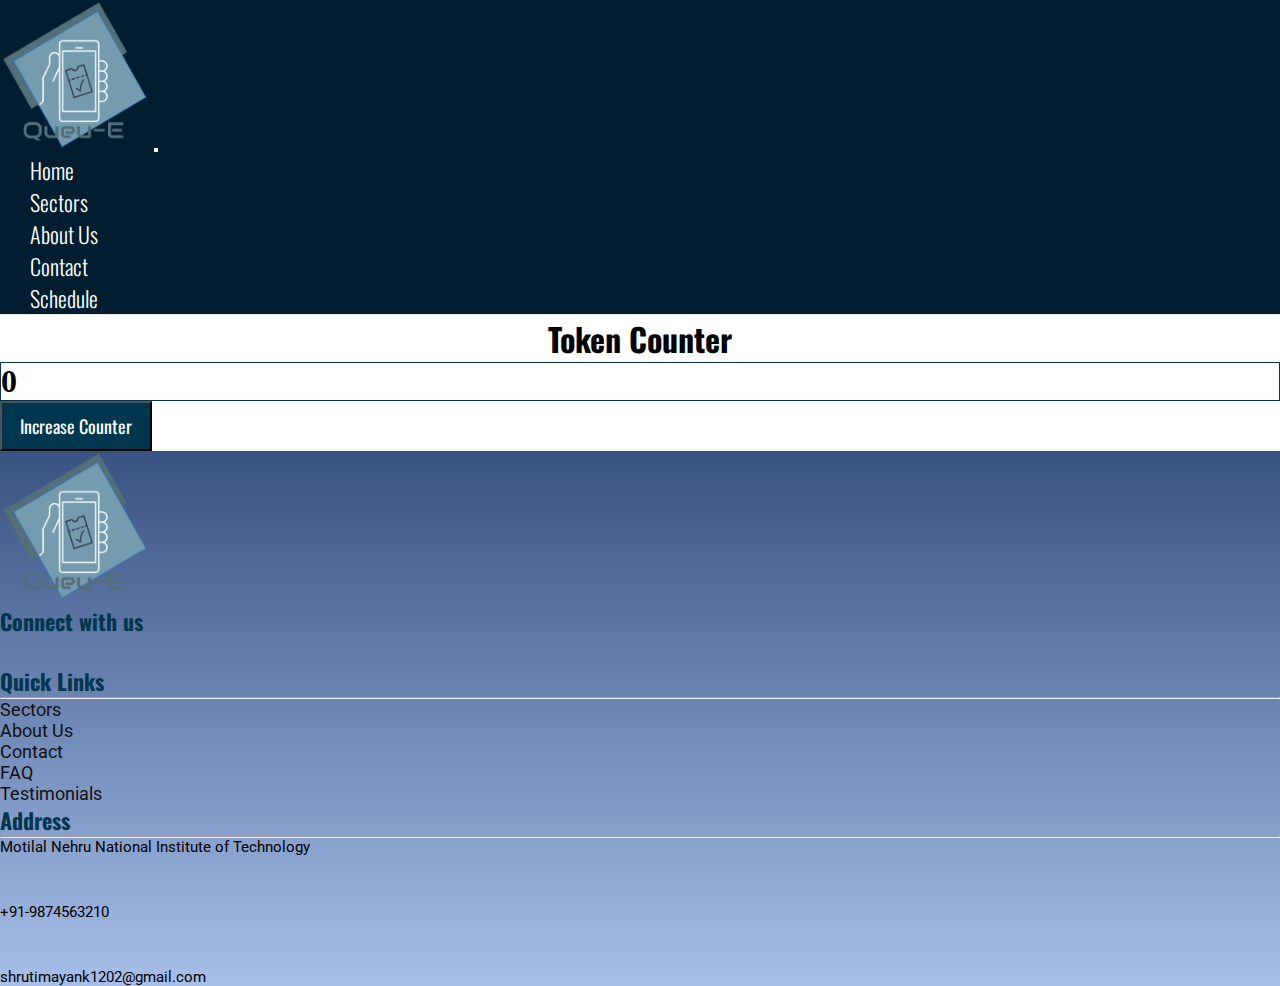
<file: docs/counter.html>
<!doctype html>
<html lang="en">
  <head>
    <!-- Required meta tags -->
    <meta charset="utf-8">
    <meta name="viewport" content="width=device-width, initial-scale=1">

     <!-- Icon  -->
    <link rel='stylesheet' href='https://use.fontawesome.com/releases/v5.7.0/css/all.css' integrity='sha384-lZN37f5QGtY3VHgisS14W3ExzMWZxybE1SJSEsQp9S+oqd12jhcu+A56Ebc1zFSJ' crossorigin='anonymous'>

    <!-- Bootstrap CSS -->
    <link rel="stylesheet" href="https://stackpath.bootstrapcdn.com/bootstrap/4.1.3/css/bootstrap.min.css" integrity="sha384-MCw98/SFnGE8fJT3GXwEOngsV7Zt27NXFoaoApmYm81iuXoPkFOJwJ8ERdknLPMO" crossorigin="anonymous">

    <!-- font awesome icon -->
    <link rel="stylesheet" href="https://cdnjs.cloudflare.com/ajax/libs/font-awesome/4.7.0/css/font-awesome.min.css">

    <!-- Fonts -->
    <link rel="preconnect" href="https://fonts.gstatic.com">
	<link href="https://fonts.googleapis.com/css2?family=Oswald:wght@400&display=swap" rel="stylesheet">
	<link href="https://fonts.googleapis.com/css2?family=Roboto:wght@300&display=swap" rel="stylesheet">

    <!-- CSS -->
    <link rel="stylesheet" type="text/css" href="style.css">

    <link rel="icon" href="q.png" type="image/png" sizes="32x32">
    <title>Queu-E</title>

    <style type="text/css">
    	#data button{
		  font-family: 'Oswald', sans-serif;
		  background-color: #00374E;
		  color: #fff;
		  text-decoration: none;
		  font-size: 18px;
		  padding: 10px 18px;
		}

		#data button:hover{
		  background-color: #f0f0f0;
		  color: #00374E;
		  padding: 9px 17px;
		}
		#data label{
			font-family: 'Roboto', sans-serif;
			font-size: 20px;
		}
    </style>
  </head>
  <body>
  	<div class="jumbotron-fluid">
  		<!-- Navbar -->
	    <nav class="navbar navbar-expand-sm navbar-light d-block" id="navbar" style="background-color: #011D30;">
	        <div class="container">
	            <a href="index.html" class="nav-link"><img src="queue.png" class="img-fluid" width="150" height="150"/></a>
	            <button class="navbar-toggler" data-toggle="collapse" data-target="#thetarget">
	                <span class="navbar-toggler-icon"></span>
	            </button>

	            <div class="collapse navbar-collapse justify-content-end" id="thetarget">
	                <ul class="navbar-nav ml-auto">
	                    <li class="nav-item">
	                        <a href="index.html" class="nav-link">Home</a>
	                    </li>
	                    <li class="nav-item">
	                        <a href="sector.html" class="nav-link">Sectors</a>
	                    </li>
	                    <!-- <li class="nav-item dropdown nav-title">
	                        <a href="#" class="nav-link dropdown-toggle" data-toggle="dropdown">Sectors</a>
	                        <div class="dropdown-menu nav-title-drop">
                                <ul style="list-style-type: none;" class="pt-2">
                                  <li><a href="" style="padding-left: 0 !important">Banking Sector</a></li>
                                  <li><a href="" style="padding-left: 0 !important">Pilgrimage</a></li>
                                  <li><a href="" style="padding-left: 0 !important">Education Administration</a></li>
                                  <li><a href="" style="padding-left: 0 !important">Healthcare</a></li>
                                  <li><a href="" style="padding-left: 0 !important">Bill Payment Stores</a></li>
                                </ul>
	                        </div>
	                    </li> -->
	                    <li class="nav-item">
	                        <a href="about.html" class="nav-link">About Us</a>
	                    </li>
	                    <li class="nav-item">
	                        <a href="contact.html" class="nav-link">Contact</a>
	                    </li>
	                    <li class="nav-item">
	                        <a href="data.html" class="nav-link">Schedule</a>
	                    </li>
	                </ul>
	            </div>
	        </div>
	    </nav>
	    <!-- Navbar Ends -->

	    <!-- Content -->
	    <div class="jumbotron-fluid pt-5 pb-5">
	    	<div class="container" id="data">
	    		<h1 style="font-family: 'Oswald', sans-serif; text-align: center;">Token Counter</h1>
	    		<div class="row pt-5">
	    			<div class="col-md-4"></div>
	    			<div class="col-md-4 d-flex flex-column justify-content-center">
	    				<h1 class="text-center py-3" style="border: 1px solid #00374E;"><span id="thisone">0</span></h1>
					    <button onclick="addone()" type="button" class="btn btn-lg" id="justdoit">Increase Counter</button>
					    <h1><span id="overhere"></span></h1>
	    			</div>
	    		</div>
	    	</div>
	    </div>
	    <!-- Content ends -->

		<!-- Footer -->
		<div class="footer pt-4">
		    <div class="container">
		        <div class="row pt-2">
		            <div class="col-md-4 pt-2" id="connect">
		            	<a href="index.html" class="nav-link"><img src="queue.png" class="img-fluid" width="150" height="150"/></a>
		                <h2 class="pt-4 pb-2">Connect with us</h2>
		                <ul style="list-style-type: none;">
		                	<li class="pr-3"><a href=""><i class="fab fa-facebook"></i></a></li>
		                	<li class="pr-3"><a href=""><i class="fab fa-instagram"></i></a></li>
		                	<li class="pr-3"><a href=""><i class="fab fa-linkedin"></i></a></li>
		                	<li class="pr-3"><a href=""><i class="fab fa-twitter"></i></a></li>
		                </ul>
		            </div>
		            <div class="col-md-4" id="links">
		                <h2 class="pt-4 pb-2">Quick Links</h2><hr>
		                <ul style="list-style-type: none;">
		                	<li class="pr-3"><a href="">Sectors</a></li>
		                	<li class="pr-3"><a href="">About Us</a></li>
		                	<li class="pr-3"><a href="">Contact</a></li>
		                	<li class="pr-3"><a href="">FAQ</a></li>
		                	<li class="pr-3"><a href="">Testimonials</a></li>
		                </ul>
		            </div>
		            <div class="col-md-4" id="address">
		                <h2 class="pt-4 pb-1">Address</h2><hr>
		                <ul style="list-style-type: none;">
		                	<li class="pb-2">
		                		<div class="row">
		                			<div class="col-2">
		                				<i class="fas fa-map-marker-alt"></i>
		                			</div>
		                			<div class="col-10">
		                				<p>Motilal Nehru National Institute of Technology</p>
		                			</div>
		                		</div>
		                	</li>
		                	<li class="pb-3">
		                		<div class="row">
		                			<div class="col-2">
		                				<i class="fas fa-phone"></i>
		                			</div>
		                			<div class="col-10">
		                				<p>+91-9874563210</p>
		                			</div>
		                		</div>
		                	</li>
		                	<li>
		                		<div class="row">
		                			<div class="col-2">
		                				<i class="fas fa-envelope"></i>
		                			</div>
		                			<div class="col-10">
		                				<p>shrutimayank1202@gmail.com</p>
		                			</div>
		                		</div>
		                	</li>
		                </ul>
		            </div>
		        </div>
		    </div>
		</div>
		<!-- Footer ends -->
	</div>
	

    <!-- Jquery -->
    <script src="https://code.jquery.com/jquery-3.3.1.slim.min.js"
        integrity="sha384-q8i/X+965DzO0rT7abK41JStQIAqVgRVzpbzo5smXKp4YfRvH+8abtTE1Pi6jizo" crossorigin="anonymous"></script>

	<script src="https://ajax.googleapis.com/ajax/libs/jquery/3.4.1/jquery.min.js"></script>

	<script src="https://cdnjs.cloudflare.com/ajax/libs/popper.js/1.14.0/umd/popper.min.js"
	        integrity="sha384-cs/chFZiN24E4KMATLdqdvsezGxaGsi4hLGOzlXwp5UZB1LY//20VyM2taTB4QvJ" crossorigin="anonymous"></script>

	<script src="https://stackpath.bootstrapcdn.com/bootstrap/4.1.0/js/bootstrap.min.js"
	        integrity="sha384-uefMccjFJAIv6A+rW+L4AHf99KvxDjWSu1z9VI8SKNVmz4sk7buKt/6v9KI65qnm" crossorigin="anonymous"></script>

	<script type="text/javascript">
        function doit(){
          document.getElementById("thisone").innerHTML = "you";
        }

        function addone(){
          var foo = document.getElementById('thisone').innerHTML;
          foo++;
          document.getElementById('thisone').innerHTML = foo;
        }
    </script>

  </body>
</html>
</file>
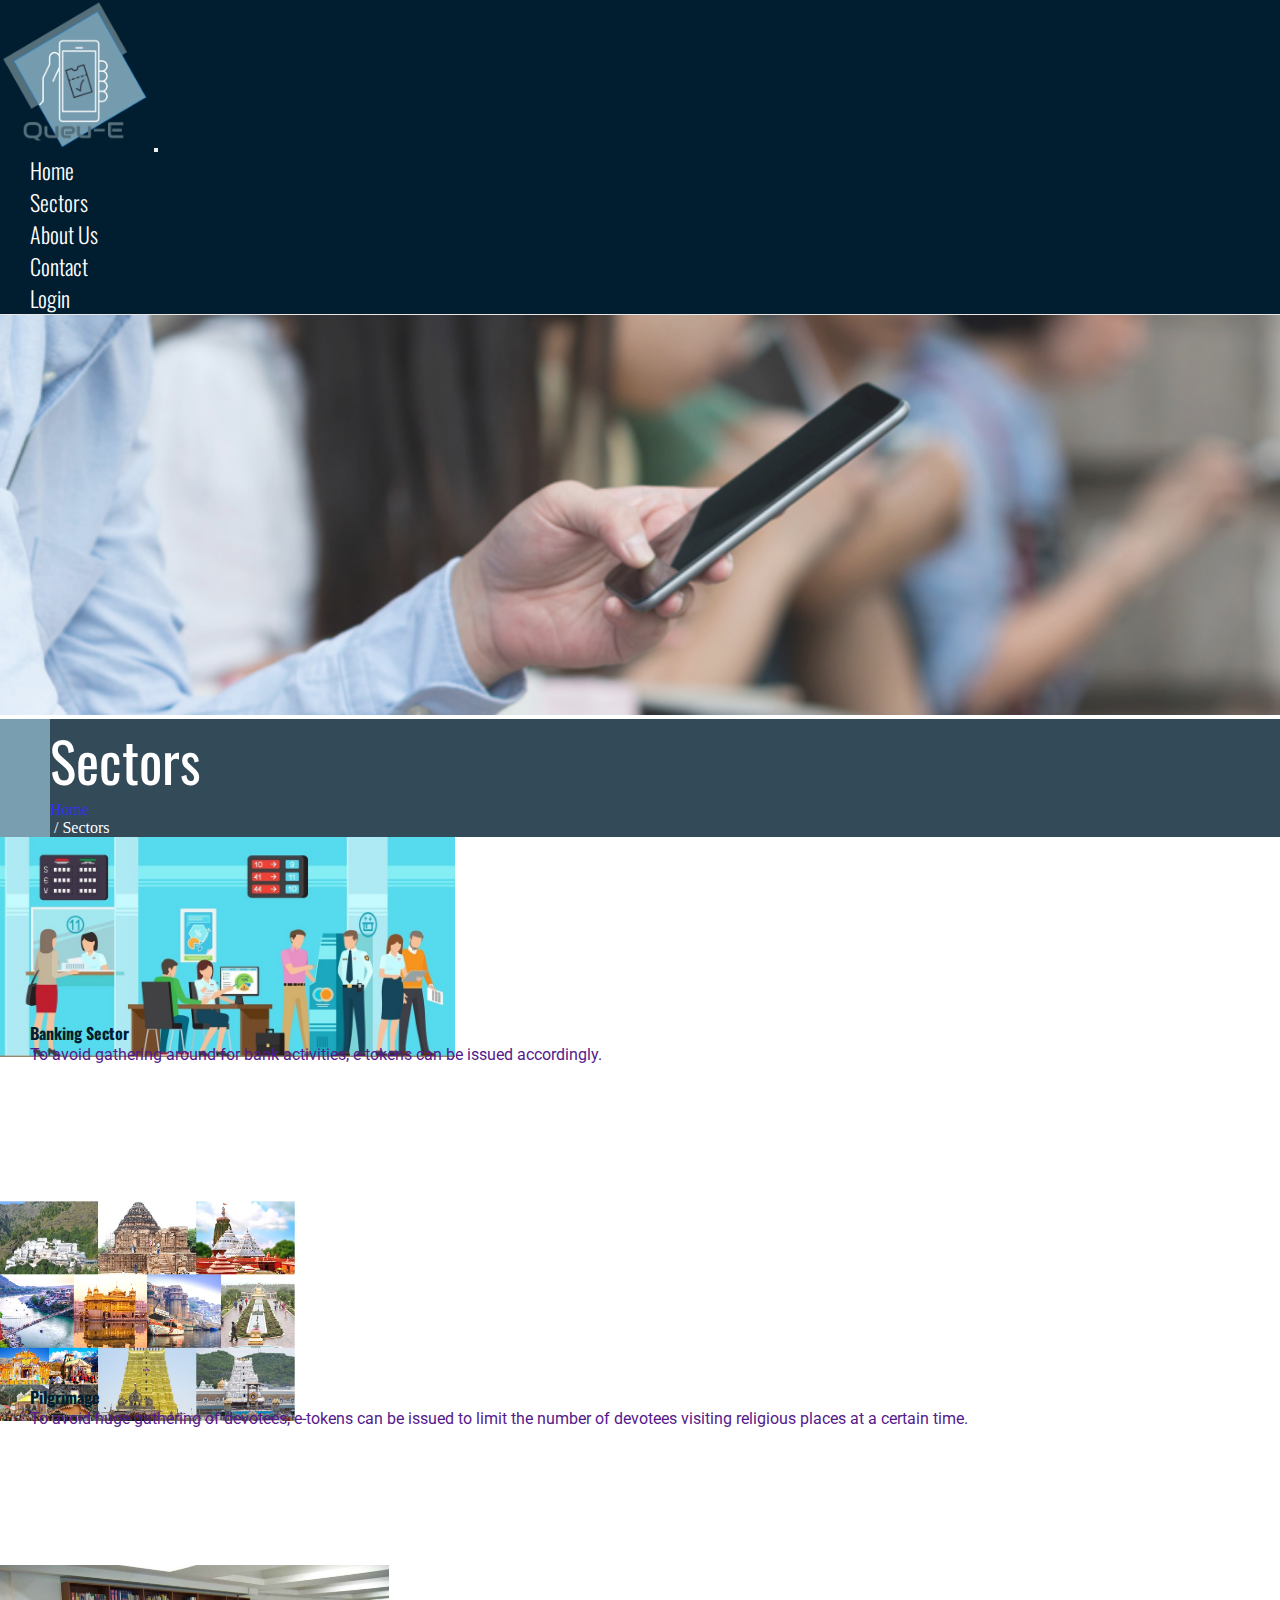
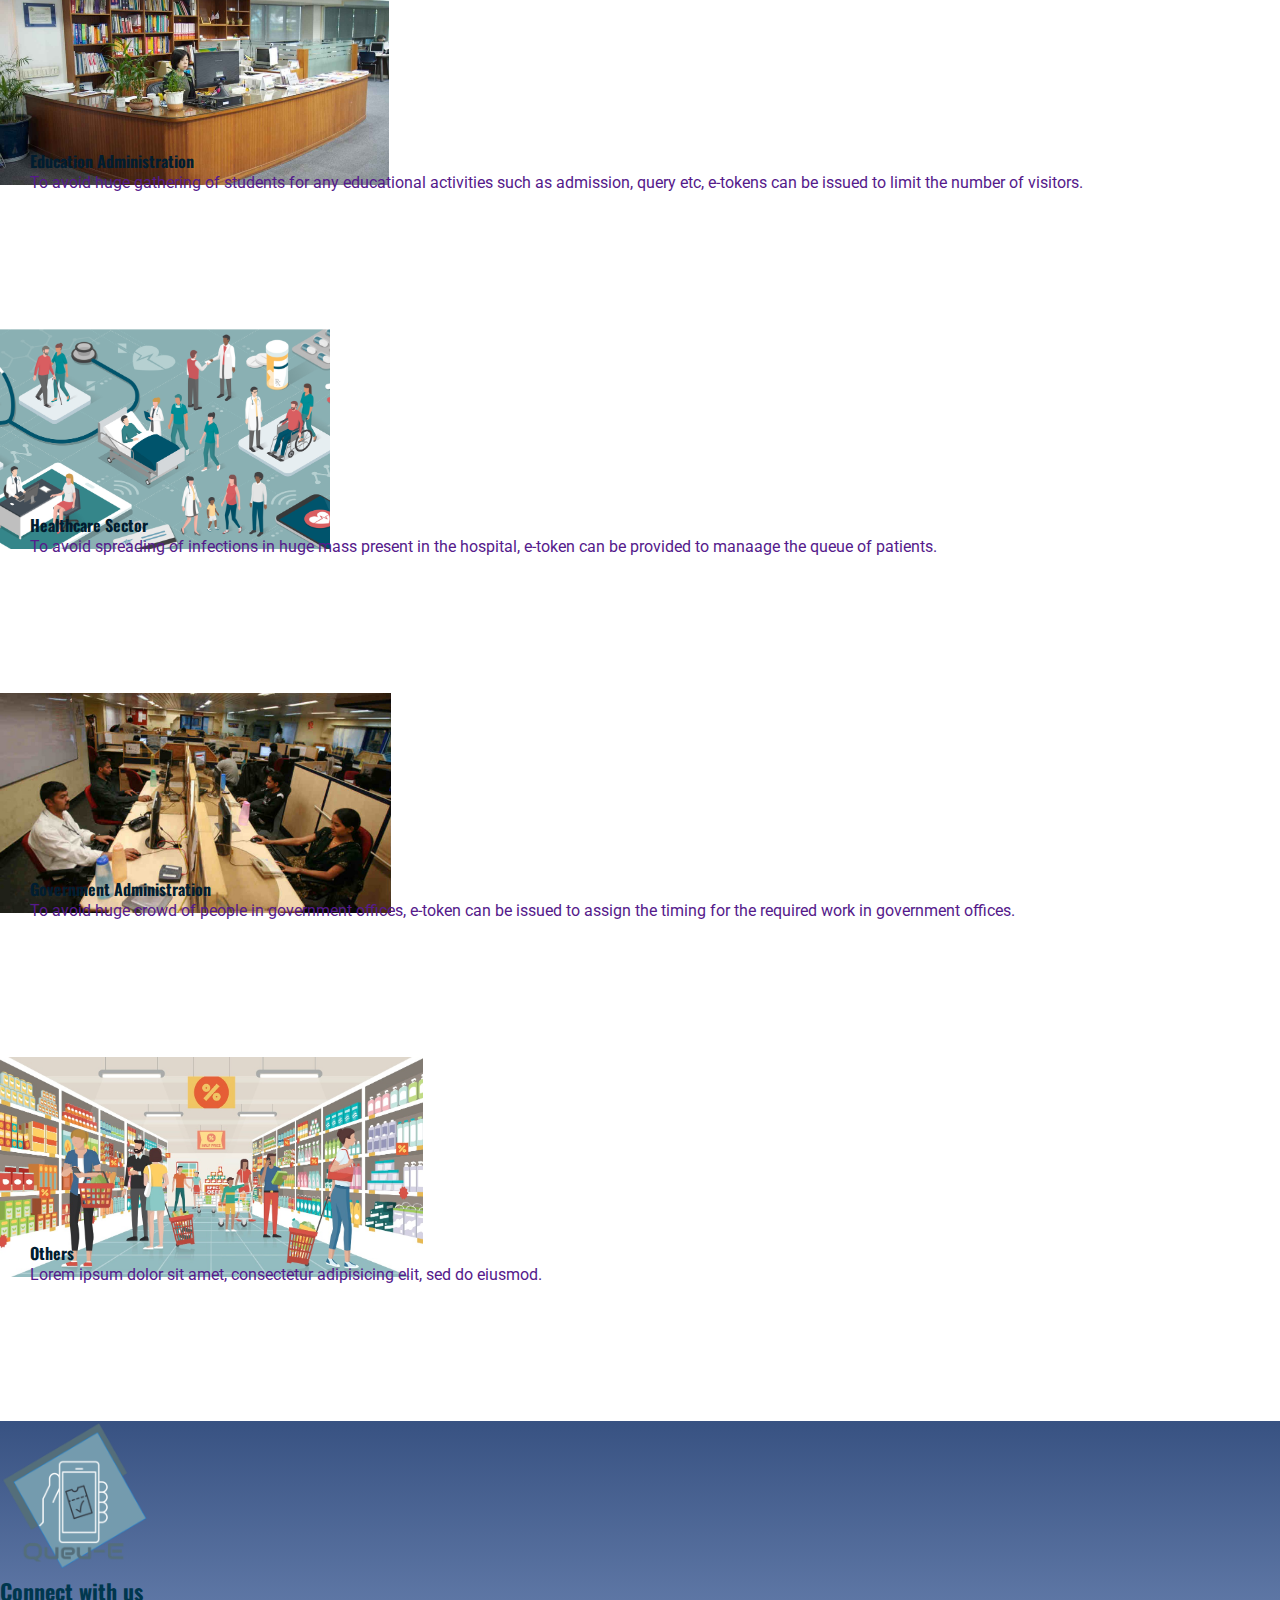
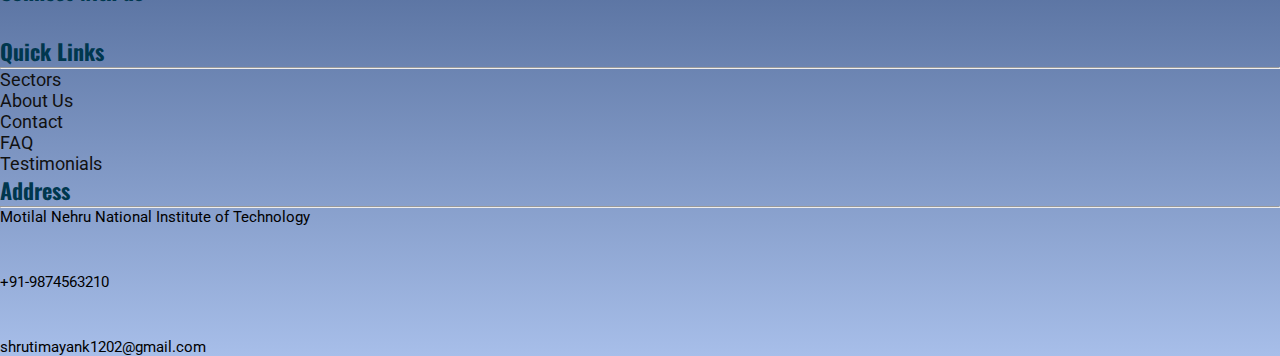
<file: docs/sector.html>
<!doctype html>
<html lang="en">
  <head>
    <!-- Required meta tags -->
    <meta charset="utf-8">
    <meta name="viewport" content="width=device-width, initial-scale=1">

     <!-- Icon  -->
    <link rel='stylesheet' href='https://use.fontawesome.com/releases/v5.7.0/css/all.css' integrity='sha384-lZN37f5QGtY3VHgisS14W3ExzMWZxybE1SJSEsQp9S+oqd12jhcu+A56Ebc1zFSJ' crossorigin='anonymous'>

    <!-- Bootstrap CSS -->
    <link rel="stylesheet" href="https://stackpath.bootstrapcdn.com/bootstrap/4.1.3/css/bootstrap.min.css" integrity="sha384-MCw98/SFnGE8fJT3GXwEOngsV7Zt27NXFoaoApmYm81iuXoPkFOJwJ8ERdknLPMO" crossorigin="anonymous">

    <!-- font awesome icon -->
    <link rel="stylesheet" href="https://cdnjs.cloudflare.com/ajax/libs/font-awesome/4.7.0/css/font-awesome.min.css">

    <!-- Fonts -->
    <link rel="preconnect" href="https://fonts.gstatic.com">
	<link href="https://fonts.googleapis.com/css2?family=Oswald:wght@400&display=swap" rel="stylesheet">
	<link href="https://fonts.googleapis.com/css2?family=Roboto:wght@300&display=swap" rel="stylesheet">

    <!-- CSS -->
    <link rel="stylesheet" type="text/css" href="style.css">

    <link rel="icon" href="q.png" type="image/png" sizes="32x32">
    <title>Queu-E</title>
  </head>
  <body>
  	<div class="jumbotron-fluid">
  		<!-- Navbar -->
	    <nav class="navbar navbar-expand-sm navbar-light d-block" id="navbar" style="background-color: #011D30;">
	        <div class="container">
	            <a href="index.html" class="nav-link"><img src="queue.png" class="img-fluid" width="150" height="150"/></a>
	            <button class="navbar-toggler" data-toggle="collapse" data-target="#thetarget">
	                <span class="navbar-toggler-icon"></span>
	            </button>

	            <div class="collapse navbar-collapse justify-content-end" id="thetarget">
	                <ul class="navbar-nav ml-auto">
	                    <li class="nav-item">
	                        <a href="index.html" class="nav-link">Home</a>
	                    </li>
	                    <li class="nav-item">
	                        <a href="sector.html" class="nav-link">Sectors</a>
	                    </li>
	                    <!-- <li class="nav-item dropdown nav-title">
	                        <a href="#" class="nav-link dropdown-toggle" data-toggle="dropdown">Sectors</a>
	                        <div class="dropdown-menu nav-title-drop">
                                <ul style="list-style-type: none;" class="pt-2">
                                  <li><a href="" style="padding-left: 0 !important">Banking Sector</a></li>
                                  <li><a href="" style="padding-left: 0 !important">Pilgrimage</a></li>
                                  <li><a href="" style="padding-left: 0 !important">Education Administration</a></li>
                                  <li><a href="" style="padding-left: 0 !important">Healthcare</a></li>
                                  <li><a href="" style="padding-left: 0 !important">Bill Payment Stores</a></li>
                                </ul>
	                        </div>
	                    </li> -->
	                    <li class="nav-item">
	                        <a href="about.html" class="nav-link">About Us</a>
	                    </li>
	                    <li class="nav-item">
	                        <a href="contact.html" class="nav-link">Contact</a>
	                    </li>
	                    <li class="nav-item">
	                        <a href="login.html" class="nav-link">Login</a>
	                    </li>
	                </ul>
	            </div>
	        </div>
	    </nav>
	    <!-- Navbar Ends -->

	    <!-- Sector List -->
	    <div class="jumbotron-fluid" id="sectorpg">
	    	<div class="card">
	            <img class="d-block w-100 img-fluid img-responsive card-img" src="service.jpg" style="height: 400px; opacity: 0.9;">
	            <div class="mx-md-5 card-img-overlay d-flex flex-column justify-content-end mx-4">
	                <div class="container bannertext" style="border-left: 50px solid #57869C; background-color: #011D30; opacity: 0.8; display: block;">
		                <span class="title pt-md-5">Sectors</span>
		                <ul class="breadcrumb">
		                	<li class="d-inline-block"><a href="index.html">Home</a></li>
							<li class="d-inline-block">&nbsp;/&nbsp;Sectors</li>
		                </ul>
		            </div>
	            </div>
	        </div>
	        <div class="container pt-5 pb-5">
	        	<div class="row">
	        		<div class="col-md-8">
				        <div class="row mx-auto">
			                <div class="col-md-6 pb-3">
			                    <div class="card img-fluid" style="border: none;">
			                        <a href="">
			                            <img class="card-img-top card-img-top-250" src="banking.jpg" alt="Banking Service">
			                        </a>
			                        <a href="">
			                            <div class="card-body bg-light text-dark" style=" margin-top: -40px; margin-left: 30px;">
			                                <h4 class="card-title" style="font-family: 'Oswald', sans-serif; color: #011D30;">Banking Sector</h4>
			                                <p class="card-text" style="font-family: 'Roboto', sans-serif;">To avoid gathering around for bank activities, e-tokens can be issued accordingly.</p>
			                            </div>
			                        </a>
			                    </div>
			                </div>
			                <div class="col-md-6 pb-3">
			                    <div class="card img-fluid" style="border: none;">
			                        <a href="">
			                            <img class="card-img-top card-img-top-250" src="pilgrimage.jpg" alt="Pilgrimage Sector">
			                        </a>
			                        <a href="">
			                            <div class="card-body bg-light text-dark" style=" margin-top: -40px; margin-left: 30px;">
			                                <h4 class="card-title" style="font-family: 'Oswald', sans-serif; color: #011D30;">Pilgrimage</h4>
			                                <p class="card-text" style="font-family: 'Roboto', sans-serif;">To avoid huge gathering of devotees, e-tokens can be issued to limit the number of devotees visiting religious places at a certain time.</p>
			                            </div>
			                        </a>
			                    </div>
			                </div>
				        </div>
				        <div class="row mx-auto">
			                <div class="col-md-6 pb-3">
			                    <div class="card img-fluid" style="border: none;">
			                        <a href="">
			                            <img class="card-img-top card-img-top-250" src="education.jpg" alt="Education Sector">
			                        </a>
			                        <a href="">
			                            <div class="card-body bg-light text-dark" style=" margin-top: -40px; margin-left: 30px;">
			                                <h4 class="card-title" style="font-family: 'Oswald', sans-serif; color: #011D30;">Education Administration</h4>
			                                <p class="card-text" style="font-family: 'Roboto', sans-serif;">To avoid huge gathering of students for any educational activities such as admission, query etc, e-tokens can be issued to limit the number of visitors.</p>
			                            </div>
			                        </a>
			                    </div>
			                </div>
			                <div class="col-md-6 pb-3">
			                    <div class="card img-fluid" style="border: none;">
			                        <a href="">
			                            <img class="card-img-top card-img-top-250" src="health.jpg" alt="Healthcare Sector">
			                        </a>
			                        <a href="">
			                            <div class="card-body bg-light text-dark" style=" margin-top: -40px; margin-left: 30px;">
			                                <h4 class="card-title" style="font-family: 'Oswald', sans-serif; color: #011D30;">Healthcare Sector</h4>
			                                <p class="card-text" style="font-family: 'Roboto', sans-serif;">To avoid spreading of infections in huge mass present in the hospital, e-token can be provided to manaage the queue of patients.</p>
			                            </div>
			                        </a>
			                    </div>
			                </div>
				        </div>
				        <div class="row mx-auto">
			                <div class="col-md-6 pb-3">
			                    <div class="card img-fluid" style="border: none;">
			                        <a href="">
			                            <img class="card-img-top card-img-top-250" src="government.jpg" alt="Government Sector">
			                        </a>
			                        <a href="">
			                            <div class="card-body bg-light text-dark" style=" margin-top: -40px; margin-left: 30px;">
			                                <h4 class="card-title" style="font-family: 'Oswald', sans-serif; color: #011D30;">Government Administration</h4>
			                                <p class="card-text" style="font-family: 'Roboto', sans-serif;">To avoid huge crowd of people in government offices, e-token can be issued to assign the timing for the required work in government offices.</p>
			                            </div>
			                        </a>
			                    </div>
			                </div>
			                <div class="col-md-6 pb-3">
			                    <div class="card img-fluid" style="border: none;">
			                        <a href="">
			                            <img class="card-img-top card-img-top-250" src="bill.jpeg" alt="Other Sector">
			                        </a>
			                        <a href="">
			                            <div class="card-body bg-light text-dark" style=" margin-top: -40px; margin-left: 30px;">
			                                <h4 class="card-title" style="font-family: 'Oswald', sans-serif; color: #011D30;">Others</h4>
			                                <p class="card-text" style="font-family: 'Roboto', sans-serif;">Lorem ipsum dolor sit amet, consectetur adipisicing elit, sed do eiusmod.</p>
			                            </div>
			                        </a>
			                    </div>
			                </div>
				        </div>
	        		</div>
	        		<div class="col-md-4" style="background-color: #011D30;">
	        			
	        		</div>
	        	</div>
	        </div>
	    </div>
	    <!-- Sector List Ends -->

		<!-- Footer -->
		<div class="footer pt-4">
		    <div class="container">
		        <div class="row pt-2">
		            <div class="col-md-4 pt-2" id="connect">
		            	<a href="index.html" class="nav-link"><img src="queue.png" class="img-fluid" width="150" height="150"/></a>
		                <h2 class="pt-4 pb-2">Connect with us</h2>
		                <ul style="list-style-type: none;">
		                	<li class="pr-3"><a href=""><i class="fab fa-facebook"></i></a></li>
		                	<li class="pr-3"><a href=""><i class="fab fa-instagram"></i></a></li>
		                	<li class="pr-3"><a href=""><i class="fab fa-linkedin"></i></a></li>
		                	<li class="pr-3"><a href=""><i class="fab fa-twitter"></i></a></li>
		                </ul>
		            </div>
		            <div class="col-md-4" id="links">
		                <h2 class="pt-4 pb-2">Quick Links</h2><hr>
		                <ul style="list-style-type: none;">
		                	<li class="pr-3"><a href="sector.html">Sectors</a></li>
		                	<li class="pr-3"><a href="about.html">About Us</a></li>
		                	<li class="pr-3"><a href="contact.html">Contact</a></li>
		                	<li class="pr-3"><a href="faq.html">FAQ</a></li>
		                	<li class="pr-3"><a href="testimonial.html">Testimonials</a></li>
		                </ul>
		            </div>
		            <div class="col-md-4" id="address">
		                <h2 class="pt-4 pb-1">Address</h2><hr>
		                <ul style="list-style-type: none;">
		                	<li class="pb-2">
		                		<div class="row">
		                			<div class="col-2">
		                				<i class="fas fa-map-marker-alt"></i>
		                			</div>
		                			<div class="col-10">
		                				<p>Motilal Nehru National Institute of Technology</p>
		                			</div>
		                		</div>
		                	</li>
		                	<li class="pb-3">
		                		<div class="row">
		                			<div class="col-2">
		                				<i class="fas fa-phone"></i>
		                			</div>
		                			<div class="col-10">
		                				<p>+91-9874563210</p>
		                			</div>
		                		</div>
		                	</li>
		                	<li>
		                		<div class="row">
		                			<div class="col-2">
		                				<i class="fas fa-envelope"></i>
		                			</div>
		                			<div class="col-10">
		                				<p>shrutimayank1202@gmail.com</p>
		                			</div>
		                		</div>
		                	</li>
		                </ul>
		            </div>
		        </div>
		    </div>
		</div>
		<!-- Footer ends -->
	</div>
	

    <!-- Jquery -->
    <script src="https://code.jquery.com/jquery-3.3.1.slim.min.js"
        integrity="sha384-q8i/X+965DzO0rT7abK41JStQIAqVgRVzpbzo5smXKp4YfRvH+8abtTE1Pi6jizo" crossorigin="anonymous"></script>

	<script src="https://ajax.googleapis.com/ajax/libs/jquery/3.4.1/jquery.min.js"></script>

	<script src="https://cdnjs.cloudflare.com/ajax/libs/popper.js/1.14.0/umd/popper.min.js"
	        integrity="sha384-cs/chFZiN24E4KMATLdqdvsezGxaGsi4hLGOzlXwp5UZB1LY//20VyM2taTB4QvJ" crossorigin="anonymous"></script>

	<script src="https://stackpath.bootstrapcdn.com/bootstrap/4.1.0/js/bootstrap.min.js"
	        integrity="sha384-uefMccjFJAIv6A+rW+L4AHf99KvxDjWSu1z9VI8SKNVmz4sk7buKt/6v9KI65qnm" crossorigin="anonymous"></script>

  </body>
</html>
</file>
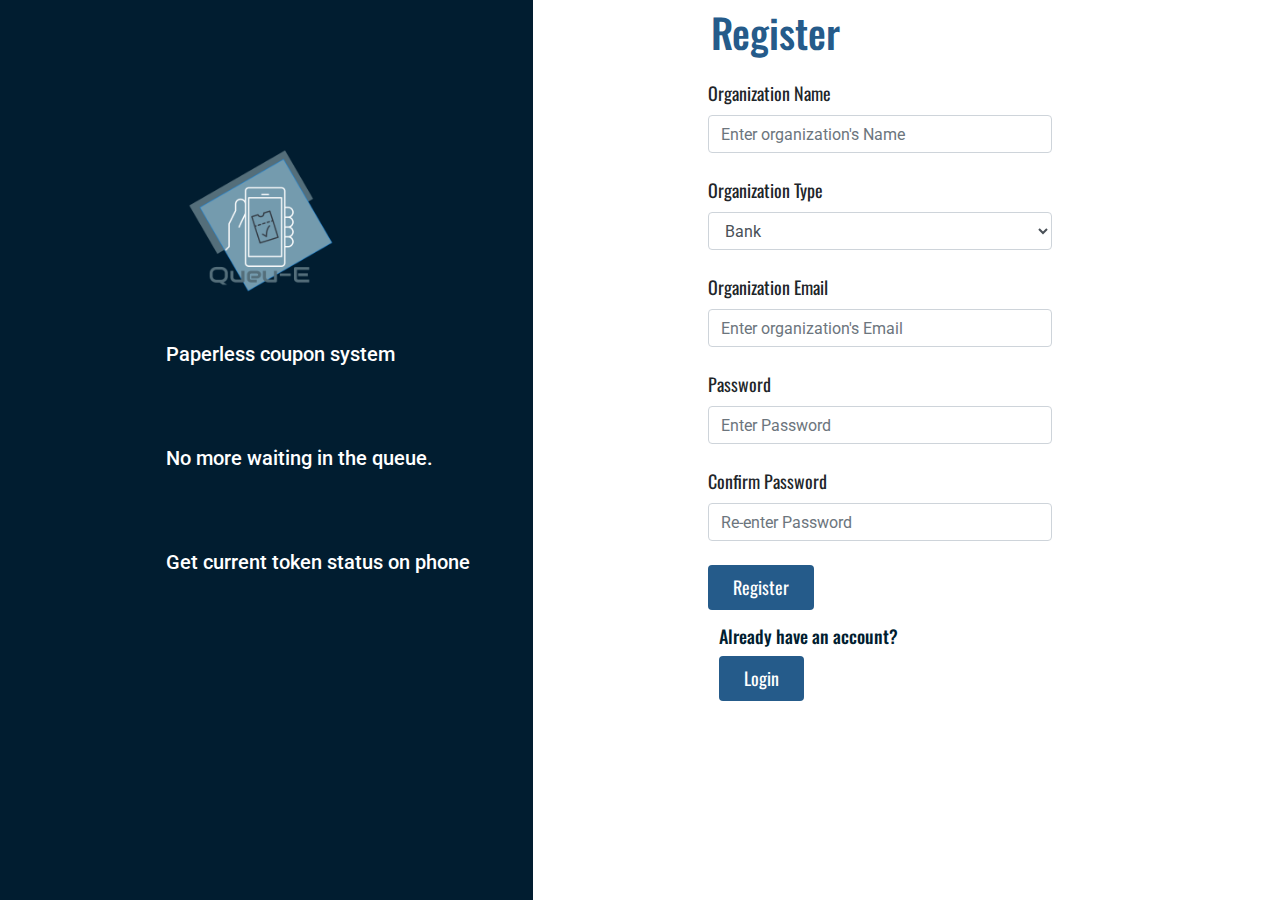
<file: docs/signup.html>
<!doctype html>
<html lang="en">
  <head>
    <!-- Required meta tags -->
    <meta charset="utf-8">
    <meta name="viewport" content="width=device-width, initial-scale=1, shrink-to-fit=no">

    <!-- Bootstrap CSS -->
    <link rel="stylesheet" href="https://stackpath.bootstrapcdn.com/bootstrap/4.3.1/css/bootstrap.min.css" integrity="sha384-ggOyR0iXCbMQv3Xipma34MD+dH/1fQ784/j6cY/iJTQUOhcWr7x9JvoRxT2MZw1T" crossorigin="anonymous">

    <!-- For icons -->
    <link rel="stylesheet" href="https://use.fontawesome.com/releases/v5.7.0/css/all.css" integrity="sha384-lZN37f5QGtY3VHgisS14W3ExzMWZxybE1SJSEsQp9S+oqd12jhcu+A56Ebc1zFSJ" crossorigin="anonymous">

    <!-- Fonts -->
    <link rel="preconnect" href="https://fonts.gstatic.com">
    <link href="https://fonts.googleapis.com/css2?family=Oswald:wght@400&display=swap" rel="stylesheet">
    <link href="https://fonts.googleapis.com/css2?family=Roboto:wght@300&display=swap" rel="stylesheet">

    <!-- CSS -->
    <link rel="stylesheet" type="text/css" href="style.css">

    <link rel="icon" href="q.png" type="image/png" sizes="32x32">
    <title>Queu-E</title>

    <style type="text/css">
      label, input[type="submit"]{
        font-family: 'Oswald', sans-serif;
        font-size: 18px;
      }
      .col-lg-6 input #register:hover{
        background-color: #f0f0f0;
        color: #255B8A;
      }
      input{
        font-family: 'Roboto', sans-serif;
        font-size: 18px;
      }
      .col-lg-6 a button, .col-lg-6 button{
        font-family: 'Oswald', sans-serif;
        background-color: #255B8A;
        color: #fff;
        text-decoration: none;
        font-size: 18px;
        padding: 10px 18px;
      }

      .col-lg-6 a button:hover, .col-lg-6 button:hover{
        background-color: #f0f0f0;
        color: #00374E;
        padding: 9px 17px;
      }
    </style>
  </head>
  <body>
    <div class="container-fluid">
      <div class="row">
        <!-- Banner Start -->
        <div class="col-lg-5" style="background-color: #011D30; color: #fff; height: 100vh; padding-top: 140px; padding-left: 90px; padding-bottom: 180px;">

          <a href="index.html" class="nav-link pb-5 pl-md-5 ml-md-5"><img src="queue.png" class="img-fluid" width="150" height="150"/></a>
          <div class="row">
            <div class="col-2">
              <i class="fa fa-sticky-note" style="font-size: 30px;"></i>
            </div>
            <div class="col-10">
              <h5>Paperless coupon system</h5>
            </div> 
          </div>
          <div class="row pt-5 mt-4">
            <div class="col-2">
              <i class="fas fa-user" style="font-size: 30px;"></i>
            </div>
            <div class="col-10">
              <h5>No more waiting in the queue.</h5>
            </div> 
          </div>
          <div class="row pt-5 mt-4">
            <div class="col-2">
              <i class="fas fa-mobile-alt" style="font-size: 30px;"></i>
            </div>
            <div class="col-10">
              <h5>Get current token status on phone</h5>
            </div> 
          </div>
        </div>
        <!-- Banner End -->
        <div class="col-lg-1"></div>
        <!-- Login Start -->
        <div class="col-lg-6 mt-2">
          <h1 style="font-family: 'Oswald', sans-serif; font-size: 40px; color: #255B8A;" class="pl-5 ml-2">Register</h1>
          <div class="row">
            <div class="col-1"></div>
            <div class="col-7 mt-3">
              <label>Organization Name</label>
              <input type="text" placeholder="Enter organization's Name" class="form-control" id="org_name"><br>
              <label for="sel1">Organization Type</label>
              <select class="form-control" id="org_type">
                <option value="Bank">Bank</option>
                <option value="Pilgrimage">Pilgrimage</option>
                <option value="Education">Education Administration</option>
                <option value="Healthcare">Healthcare</option>
                <option value="Government">Government Administration</option>
                <option value="Others">Others</option>
              </select><br>
              <label>Organization Email</label>
              <input type="text" placeholder="Enter organization's Email" class="form-control" id="email"><br>
              <label>Password</label>
              <input type="password" placeholder="Enter Password" class="form-control" id="passowrd"><br>
              <label>Confirm Password</label>
              <input type="password" placeholder="Re-enter Password" class="form-control" id="password"><br>
              <!-- <input type="submit" name="register" value="Register" id="register" class="p-2 px-4" style="background-color: #255B8A; color: #fff; border: 0px!important;"> -->
              <button class="btn btn-large px-4 p-2" type="submit" id="submitBtn" onclick="register()">Register</button>
            </div>
            <div class="col-4"></div>
          </div>
          <h1 style="font-family: 'Oswald', sans-serif; font-size: 18px; color: #011D30;" class="pl-5 ml-3 pt-3">Already have an account?</h1>
          <a href="login.html" class="pl-5 ml-3 pt-2"><button class="btn btn-large px-4 p-2">Login</button></a>
        </div>
        <!-- Login End -->
        </div>
    </div>

    <!-- Optional JavaScript -->
    <!-- jQuery first, then Popper.js, then Bootstrap JS -->
    <script src="https://code.jquery.com/jquery-3.3.1.slim.min.js" integrity="sha384-q8i/X+965DzO0rT7abK41JStQIAqVgRVzpbzo5smXKp4YfRvH+8abtTE1Pi6jizo" crossorigin="anonymous"></script>
    <script src="https://cdnjs.cloudflare.com/ajax/libs/popper.js/1.14.7/umd/popper.min.js" integrity="sha384-UO2eT0CpHqdSJQ6hJty5KVphtPhzWj9WO1clHTMGa3JDZwrnQq4sF86dIHNDz0W1" crossorigin="anonymous"></script>
    <script src="https://stackpath.bootstrapcdn.com/bootstrap/4.3.1/js/bootstrap.min.js" integrity="sha384-JjSmVgyd0p3pXB1rRibZUAYoIIy6OrQ6VrjIEaFf/nJGzIxFDsf4x0xIM+B07jRM" crossorigin="anonymous"></script>

    <!-- API Call -->
    <!-- <script type="text/javascript">
      $(document).rady(function(){
        $.ajax({
          url: 'https://queu-e.herokuapp.com/?resource=verify& function=sendOtp&email={email}',
          type: "GET",
          success: function(result){
            console.log(result)
          },
          error:function(err){
            
          }
        })
      })
    </script> -->

    <!-- Firebase -->
    <!-- The core Firebase JS SDK is always required and must be listed first -->
    <!-- <script src="https://www.gstatic.com/firebasejs/8.3.3/firebase-app.js"></script>
    <script src="https://www.gstatic.com/firebasejs/8.3.3/firebase-auth.js"></script> -->

    <!-- TODO: Add SDKs for Firebase products that you want to use
         https://firebase.google.com/docs/web/setup#available-libraries -->
    <!-- <script src="https://www.gstatic.com/firebasejs/8.3.3/firebase-analytics.js"></script>

    <script> -->
      <!-- // Your web app's Firebase configuration
      // For Firebase JS SDK v7.20.0 and later, measurementId is optional
      var firebaseConfig = {
      apiKey: "AIzaSyDwSkwoVAWY-XFNIGRpJqiujNMJ255Xoos",
      authDomain: "queu-e.firebaseapp.com",
      databaseURL: "https://queu-e-default-rtdb.firebaseio.com",
      projectId: "queu-e",
      storageBucket: "queu-e.appspot.com",
      messagingSenderId: "87151010338",
      appId: "1:87151010338:web:64538a7ab1b6ccb935607b",
      measurementId: "G-THCY2CM4P1"
    };
    // Initialize Firebase
    firebase.initializeApp(firebaseConfig);
    firebase.analytics();
  </script>

  <script type="text/javascript" src="script.js"></script> -->

  </body>
</html>
</file>
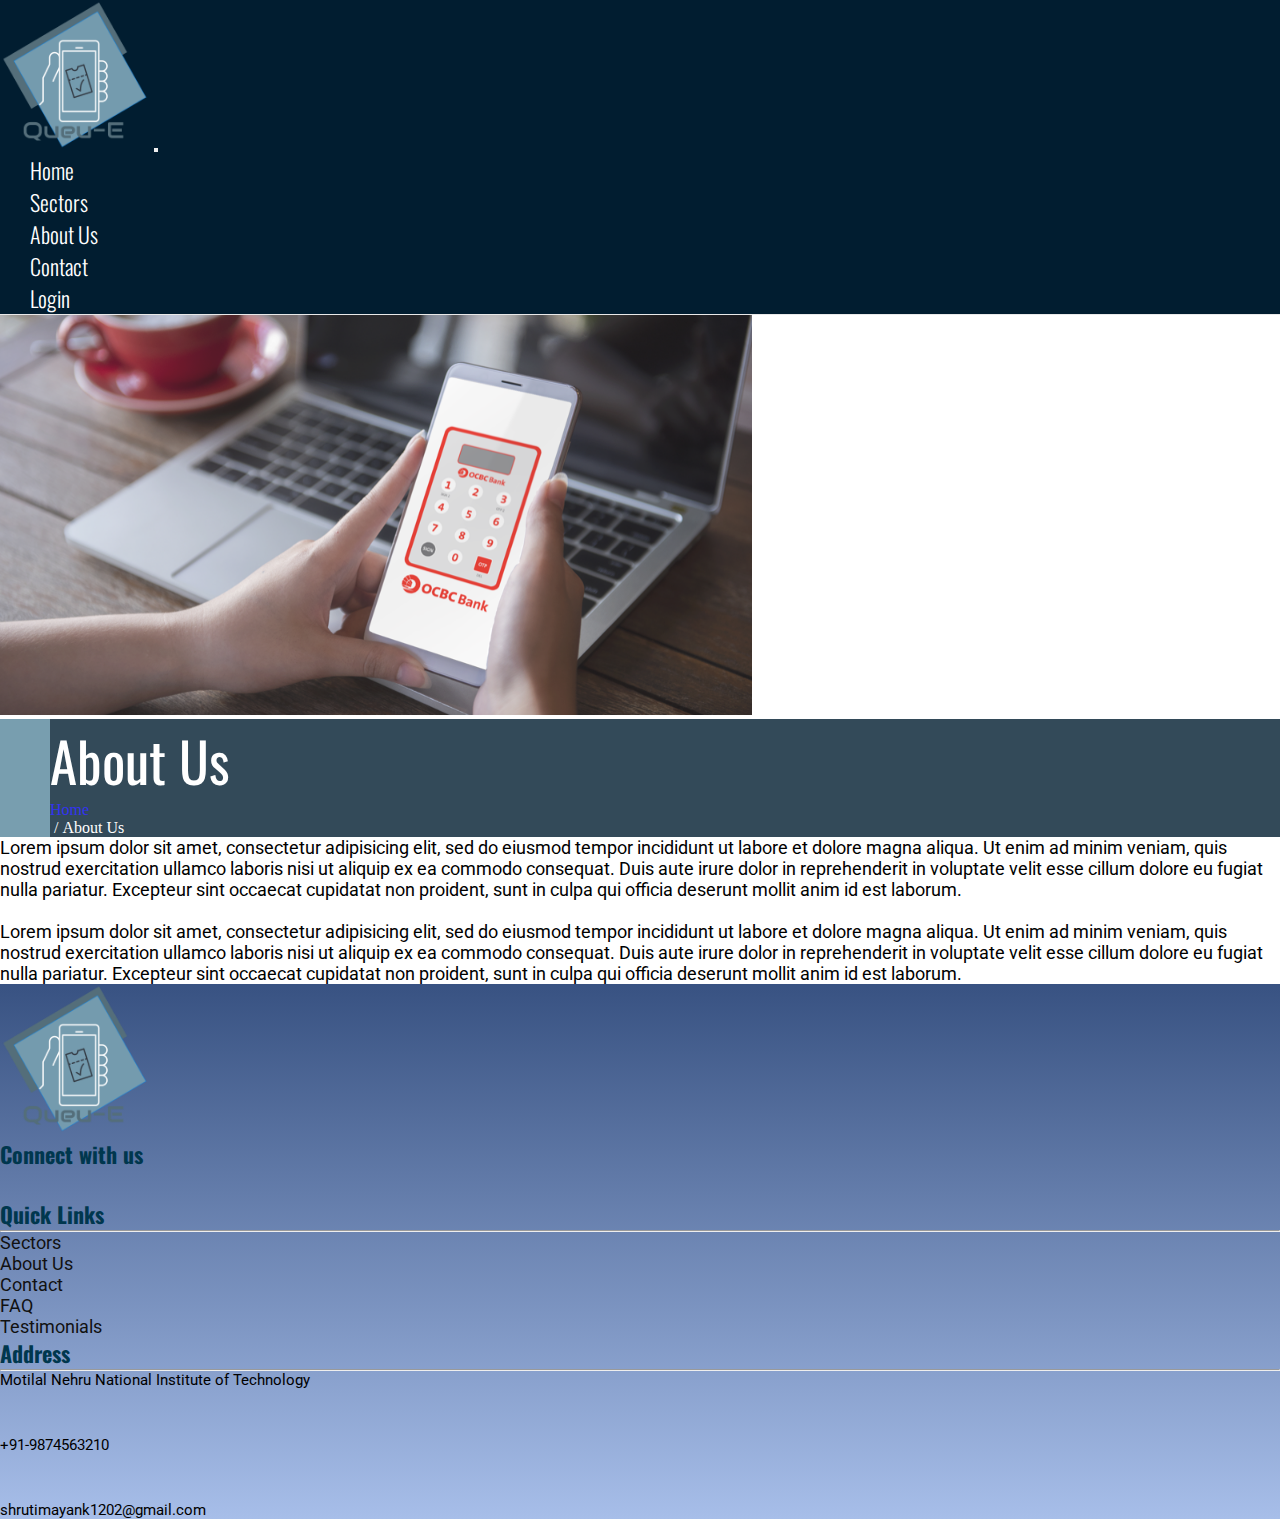
<file: frontend/about.html>
<!doctype html>
<html lang="en">
  <head>
    <!-- Required meta tags -->
    <meta charset="utf-8">
    <meta name="viewport" content="width=device-width, initial-scale=1">

     <!-- Icon  -->
    <link rel='stylesheet' href='https://use.fontawesome.com/releases/v5.7.0/css/all.css' integrity='sha384-lZN37f5QGtY3VHgisS14W3ExzMWZxybE1SJSEsQp9S+oqd12jhcu+A56Ebc1zFSJ' crossorigin='anonymous'>

    <!-- Bootstrap CSS -->
    <link rel="stylesheet" href="https://stackpath.bootstrapcdn.com/bootstrap/4.1.3/css/bootstrap.min.css" integrity="sha384-MCw98/SFnGE8fJT3GXwEOngsV7Zt27NXFoaoApmYm81iuXoPkFOJwJ8ERdknLPMO" crossorigin="anonymous">

    <!-- font awesome icon -->
    <link rel="stylesheet" href="https://cdnjs.cloudflare.com/ajax/libs/font-awesome/4.7.0/css/font-awesome.min.css">

    <!-- Fonts -->
    <link rel="preconnect" href="https://fonts.gstatic.com">
	<link href="https://fonts.googleapis.com/css2?family=Oswald:wght@400&display=swap" rel="stylesheet">
	<link href="https://fonts.googleapis.com/css2?family=Roboto:wght@300&display=swap" rel="stylesheet">

    <!-- CSS -->
    <link rel="stylesheet" type="text/css" href="style.css">

    <link rel="icon" href="q.png" type="image/png" sizes="32x32">
    <title>Queu-E</title>
  </head>
  <body>
  	<div class="jumbotron-fluid">
  		<!-- Navbar -->
	    <nav class="navbar navbar-expand-sm navbar-light d-block" id="navbar" style="background-color: #011D30;">
	        <div class="container">
	            <a href="home.html" class="nav-link"><img src="queue.png" class="img-fluid" width="150" height="150"/></a>
	            <button class="navbar-toggler" data-toggle="collapse" data-target="#thetarget">
	                <span class="navbar-toggler-icon"></span>
	            </button>

	            <div class="collapse navbar-collapse justify-content-end" id="thetarget">
	                <ul class="navbar-nav ml-auto">
	                    <li class="nav-item">
	                        <a href="home.html" class="nav-link">Home</a>
	                    </li>
	                    <li class="nav-item">
	                        <a href="sector.html" class="nav-link">Sectors</a>
	                    </li>
	                    <!-- <li class="nav-item dropdown nav-title">
	                        <a href="#" class="nav-link dropdown-toggle" data-toggle="dropdown">Sectors</a>
	                        <div class="dropdown-menu nav-title-drop">
                                <ul style="list-style-type: none;" class="pt-2">
                                  <li><a href="" style="padding-left: 0 !important">Banking Sector</a></li>
                                  <li><a href="" style="padding-left: 0 !important">Pilgrimage</a></li>
                                  <li><a href="" style="padding-left: 0 !important">Education Administration</a></li>
                                  <li><a href="" style="padding-left: 0 !important">Healthcare</a></li>
                                  <li><a href="" style="padding-left: 0 !important">Bill Payment Stores</a></li>
                                </ul>
	                        </div>
	                    </li> -->
	                    <li class="nav-item">
	                        <a href="about.html" class="nav-link">About Us</a>
	                    </li>
	                    <li class="nav-item">
	                        <a href="contact.html" class="nav-link">Contact</a>
	                    </li>
	                    <li class="nav-item">
	                        <a href="login.html" class="nav-link">Login</a>
	                    </li>
	                </ul>
	            </div>
	        </div>
	    </nav>
	    <!-- Navbar Ends -->

	    <!-- About List -->
	    <div class="jumbotron-fluid" id="aboutpg">
	    	<div class="card">
	            <img class="d-block w-100 img-fluid img-responsive card-img" src="sector.jpg" style="height: 400px; opacity: 0.9;">
	            <div class="mx-md-5 card-img-overlay d-flex flex-column justify-content-end mx-4">
	                <div class="container bannertext" style="border-left: 50px solid #57869C; background-color: #011D30; opacity: 0.8; display: block;">
		                <span class="title pt-md-5">About Us</span>
		                <ul class="breadcrumb">
		                	<li class="d-inline-block"><a href="home.html">Home</a></li>
							<li class="d-inline-block">&nbsp;/&nbsp;About Us</li>
		                </ul>
		            </div>
	            </div>
	        </div>
	        <div class="container pt-5 pb-5">
	        	<div class="row">
	        		<div class="col-md-8">
	        			<p style="font-family: 'Roboto', sans-serif; font-size: 18px;">Lorem ipsum dolor sit amet, consectetur adipisicing elit, sed do eiusmod
	        			tempor incididunt ut labore et dolore magna aliqua. Ut enim ad minim veniam,
	        			quis nostrud exercitation ullamco laboris nisi ut aliquip ex ea commodo
	        			consequat. Duis aute irure dolor in reprehenderit in voluptate velit esse
	        			cillum dolore eu fugiat nulla pariatur. Excepteur sint occaecat cupidatat non
	        			proident, sunt in culpa qui officia deserunt mollit anim id est laborum. <br> <br>
	        			Lorem ipsum dolor sit amet, consectetur adipisicing elit, sed do eiusmod
	        			tempor incididunt ut labore et dolore magna aliqua. Ut enim ad minim veniam,
	        			quis nostrud exercitation ullamco laboris nisi ut aliquip ex ea commodo
	        			consequat. Duis aute irure dolor in reprehenderit in voluptate velit esse
	        			cillum dolore eu fugiat nulla pariatur. Excepteur sint occaecat cupidatat non
	        			proident, sunt in culpa qui officia deserunt mollit anim id est laborum.
	        		</p>
	        		</div>
	        	</div>
	        </div>
	    </div>
	    <!-- About List Ends -->

		<!-- Footer -->
		<div class="footer pt-4">
		    <div class="container">
		        <div class="row pt-2">
		            <div class="col-md-4 pt-2" id="connect">
		            	<a href="home.html" class="nav-link"><img src="queue.png" class="img-fluid" width="150" height="150"/></a>
		                <h2 class="pt-4 pb-2">Connect with us</h2>
		                <ul style="list-style-type: none;">
		                	<li class="pr-3"><a href=""><i class="fab fa-facebook"></i></a></li>
		                	<li class="pr-3"><a href=""><i class="fab fa-instagram"></i></a></li>
		                	<li class="pr-3"><a href=""><i class="fab fa-linkedin"></i></a></li>
		                	<li class="pr-3"><a href=""><i class="fab fa-twitter"></i></a></li>
		                </ul>
		            </div>
		            <div class="col-md-4" id="links">
		                <h2 class="pt-4 pb-2">Quick Links</h2><hr>
		                <ul style="list-style-type: none;">
		                	<li class="pr-3"><a href="">Sectors</a></li>
		                	<li class="pr-3"><a href="">About Us</a></li>
		                	<li class="pr-3"><a href="">Contact</a></li>
		                	<li class="pr-3"><a href="">FAQ</a></li>
		                	<li class="pr-3"><a href="">Testimonials</a></li>
		                </ul>
		            </div>
		            <div class="col-md-4" id="address">
		                <h2 class="pt-4 pb-1">Address</h2><hr>
		                <ul style="list-style-type: none;">
		                	<li class="pb-2">
		                		<div class="row">
		                			<div class="col-2">
		                				<i class="fas fa-map-marker-alt"></i>
		                			</div>
		                			<div class="col-10">
		                				<p>Motilal Nehru National Institute of Technology</p>
		                			</div>
		                		</div>
		                	</li>
		                	<li class="pb-3">
		                		<div class="row">
		                			<div class="col-2">
		                				<i class="fas fa-phone"></i>
		                			</div>
		                			<div class="col-10">
		                				<p>+91-9874563210</p>
		                			</div>
		                		</div>
		                	</li>
		                	<li>
		                		<div class="row">
		                			<div class="col-2">
		                				<i class="fas fa-envelope"></i>
		                			</div>
		                			<div class="col-10">
		                				<p>shrutimayank1202@gmail.com</p>
		                			</div>
		                		</div>
		                	</li>
		                </ul>
		            </div>
		        </div>
		    </div>
		</div>
		<!-- Footer ends -->
	</div>
	

    <!-- Jquery -->
    <script src="https://code.jquery.com/jquery-3.3.1.slim.min.js"
        integrity="sha384-q8i/X+965DzO0rT7abK41JStQIAqVgRVzpbzo5smXKp4YfRvH+8abtTE1Pi6jizo" crossorigin="anonymous"></script>

	<script src="https://ajax.googleapis.com/ajax/libs/jquery/3.4.1/jquery.min.js"></script>

	<script src="https://cdnjs.cloudflare.com/ajax/libs/popper.js/1.14.0/umd/popper.min.js"
	        integrity="sha384-cs/chFZiN24E4KMATLdqdvsezGxaGsi4hLGOzlXwp5UZB1LY//20VyM2taTB4QvJ" crossorigin="anonymous"></script>

	<script src="https://stackpath.bootstrapcdn.com/bootstrap/4.1.0/js/bootstrap.min.js"
	        integrity="sha384-uefMccjFJAIv6A+rW+L4AHf99KvxDjWSu1z9VI8SKNVmz4sk7buKt/6v9KI65qnm" crossorigin="anonymous"></script>

  </body>
</html>
</file>
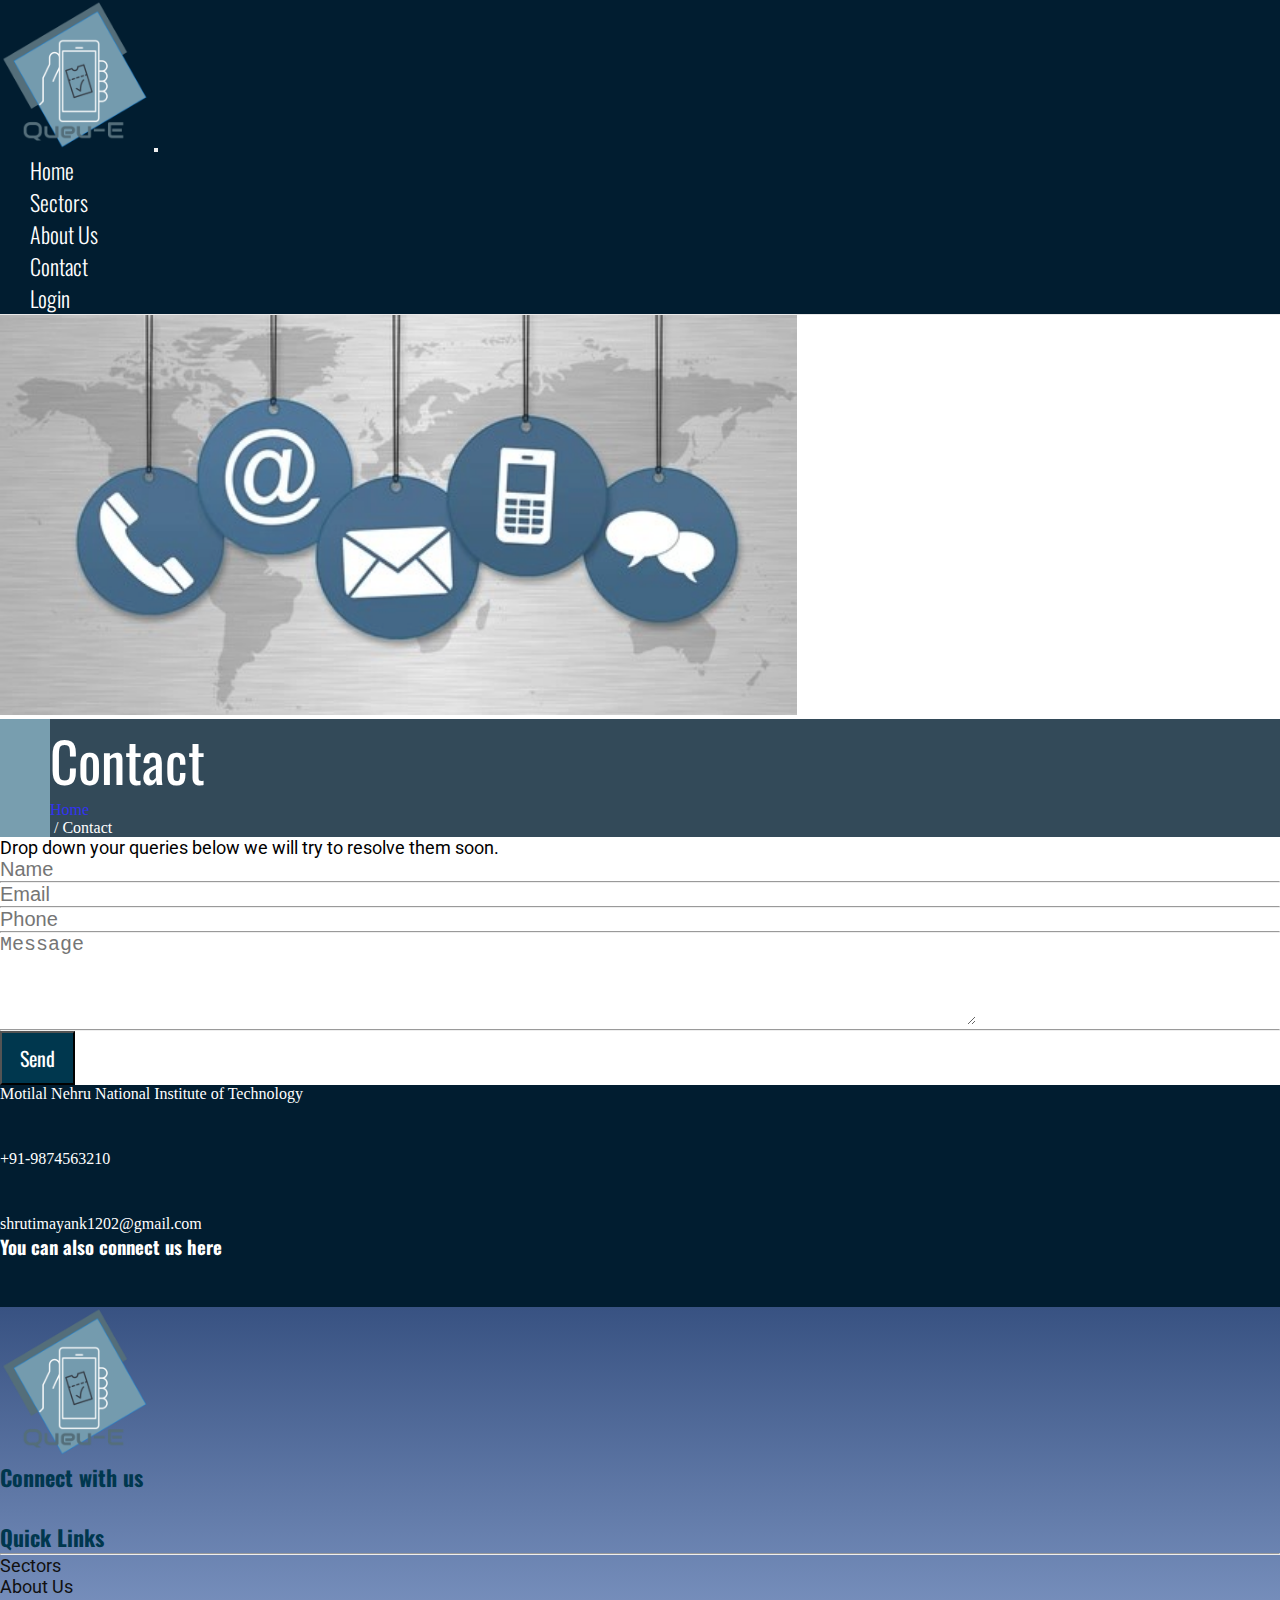
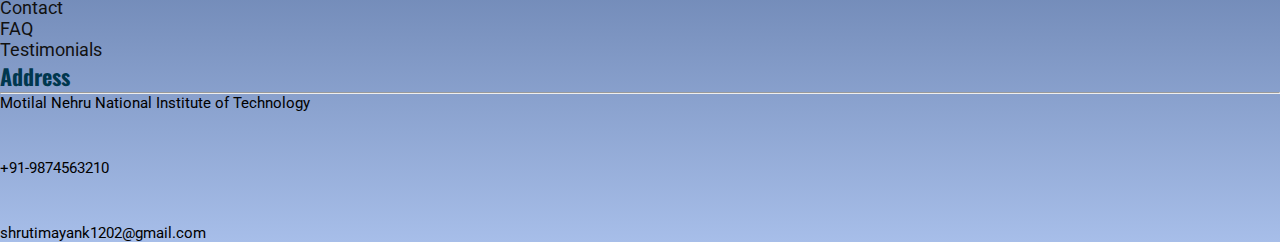
<file: frontend/contact.html>
<!doctype html>
<html lang="en">
  <head>
    <!-- Required meta tags -->
    <meta charset="utf-8">
    <meta name="viewport" content="width=device-width, initial-scale=1">

     <!-- Icon  -->
    <link rel='stylesheet' href='https://use.fontawesome.com/releases/v5.7.0/css/all.css' integrity='sha384-lZN37f5QGtY3VHgisS14W3ExzMWZxybE1SJSEsQp9S+oqd12jhcu+A56Ebc1zFSJ' crossorigin='anonymous'>

    <!-- Bootstrap CSS -->
    <link rel="stylesheet" href="https://stackpath.bootstrapcdn.com/bootstrap/4.1.3/css/bootstrap.min.css" integrity="sha384-MCw98/SFnGE8fJT3GXwEOngsV7Zt27NXFoaoApmYm81iuXoPkFOJwJ8ERdknLPMO" crossorigin="anonymous">

    <!-- font awesome icon -->
    <link rel="stylesheet" href="https://cdnjs.cloudflare.com/ajax/libs/font-awesome/4.7.0/css/font-awesome.min.css">

    <!-- Fonts -->
    <link rel="preconnect" href="https://fonts.gstatic.com">
	<link href="https://fonts.googleapis.com/css2?family=Oswald:wght@400&display=swap" rel="stylesheet">
	<link href="https://fonts.googleapis.com/css2?family=Roboto:wght@300&display=swap" rel="stylesheet">

    <!-- CSS -->
    <link rel="stylesheet" type="text/css" href="style.css">

    <link rel="icon" href="q.png" type="image/png" sizes="32x32">
    <title>Queu-E</title>
  </head>
  <body>
  	<div class="jumbotron-fluid">
  		<!-- Navbar -->
	    <nav class="navbar navbar-expand-sm navbar-light d-block" id="navbar" style="background-color: #011D30;">
	        <div class="container">
	            <a href="home.html" class="nav-link"><img src="queue.png" class="img-fluid" width="150" height="150"/></a>
	            <button class="navbar-toggler" data-toggle="collapse" data-target="#thetarget">
	                <span class="navbar-toggler-icon"></span>
	            </button>

	            <div class="collapse navbar-collapse justify-content-end" id="thetarget">
	                <ul class="navbar-nav ml-auto">
	                    <li class="nav-item">
	                        <a href="home.html" class="nav-link">Home</a>
	                    </li>
	                    <li class="nav-item">
	                        <a href="sector.html" class="nav-link">Sectors</a>
	                    </li>
	                    <!-- <li class="nav-item dropdown nav-title">
	                        <a href="#" class="nav-link dropdown-toggle" data-toggle="dropdown">Sectors</a>
	                        <div class="dropdown-menu nav-title-drop">
                                <ul style="list-style-type: none;" class="pt-2">
                                  <li><a href="" style="padding-left: 0 !important">Banking Sector</a></li>
                                  <li><a href="" style="padding-left: 0 !important">Pilgrimage</a></li>
                                  <li><a href="" style="padding-left: 0 !important">Education Administration</a></li>
                                  <li><a href="" style="padding-left: 0 !important">Healthcare</a></li>
                                  <li><a href="" style="padding-left: 0 !important">Bill Payment Stores</a></li>
                                </ul>
	                        </div>
	                    </li> -->
	                    <li class="nav-item">
	                        <a href="about.html" class="nav-link">About Us</a>
	                    </li>
	                    <li class="nav-item">
	                        <a href="contact.html" class="nav-link">Contact</a>
	                    </li>
	                    <li class="nav-item">
	                        <a href="login.html" class="nav-link">Login</a>
	                    </li>
	                </ul>
	            </div>
	        </div>
	    </nav>
	    <!-- Navbar Ends -->

	    <!-- contact List -->
	    <div class="jumbotron-fluid" id="contactpg">
	    	<div class="card">
	            <img class="d-block w-100 img-fluid img-responsive card-img" src="contact.jpg" style="height: 400px; opacity: 0.9;">
	            <div class="mx-md-5 card-img-overlay d-flex flex-column justify-content-end mx-4">
	                <div class="container bannertext" style="border-left: 50px solid #57869C; background-color: #011D30; opacity: 0.8; display: block;">
		                <span class="title pt-md-5">Contact</span>
		                <ul class="breadcrumb">
		                	<li class="d-inline-block"><a href="home.html">Home</a></li>
							<li class="d-inline-block">&nbsp;/&nbsp;Contact</li>
		                </ul>
		            </div>
	            </div>
	        </div>
	        <div class="container pt-5 pb-5">
	        	<div class="row">
	        		<div class="col-md-8">
	        			<p style="font-family: 'Roboto',sans-serif; font-size: 18px;">Drop down your queries below we will try to resolve them soon.</p>
				        <div class="container p-4" style="font-family: times new roman;">
				          <input type="text" class="form-control" placeholder="Name" style="border: 0px; font-size: 20px;"><hr>
				          <input type="text" class="form-control" placeholder="Email" style="border: 0px; font-size: 20px;"><hr>
				          <input type="text"  class="form-control" placeholder="Phone" style="border: 0px; font-size: 20px;"><hr>
				          <textarea placeholder="Message" class="form-control flex-column" cols="80" rows="4" style="border: 0px; font-size: 20px;"></textarea><hr>
				          <button type="submit" class="btn btn-large pt-2" style="font-size: 20px;">Send</button>
				        </div>
	        		</div>
	        		<div class="col-md-4 pt-5" style="background-color: #011D30;">
	        			<ul style="list-style-type: none;">
		                	<li class="pb-1">
		                		<div class="row">
		                			<div class="col-2">
		                				<i class="fas fa-map-marker-alt"></i>
		                			</div>
		                			<div class="col-10">
		                				<p>Motilal Nehru National Institute of Technology</p>
		                			</div>
		                		</div>
		                	</li>
		                	<li class="pb-4">
		                		<div class="row">
		                			<div class="col-2">
		                				<i class="fas fa-phone"></i>
		                			</div>
		                			<div class="col-10">
		                				<p>+91-9874563210</p>
		                			</div>
		                		</div>
		                	</li>
		                	<li>
		                		<div class="row">
		                			<div class="col-2">
		                				<i class="fas fa-envelope"></i>
		                			</div>
		                			<div class="col-10">
		                				<p>shrutimayank1202@gmail.com</p>
		                			</div>
		                		</div>
		                	</li>
		                </ul>
		                <h3 class="pt-5 pb-3" style="color: #fff; font-family: 'Oswald', sans-serif;">You can also connect us here</h3>
		                <ul style="list-style-type: none;" id="social">
		                	<li class="pr-4 pl-4"><a href=""><i class="fab fa-facebook"></i></a></li>
		                	<li class="pr-4"><a href=""><i class="fab fa-instagram"></i></a></li>
		                	<li class="pr-4"><a href=""><i class="fab fa-linkedin"></i></a></li>
		                	<li class=""><a href=""><i class="fab fa-twitter"></i></a></li>
		                </ul>
	        		</div>
	        	</div>
	        </div>
	    </div>
	    <!-- contact List Ends -->

		<!-- Footer -->
		<div class="footer pt-4">
		    <div class="container">
		        <div class="row pt-2">
		            <div class="col-md-4 pt-2" id="connect">
		            	<a href="home.html" class="nav-link"><img src="queue.png" class="img-fluid" width="150" height="150"/></a>
		                <h2 class="pt-4 pb-2">Connect with us</h2>
		                <ul style="list-style-type: none;">
		                	<li class="pr-3"><a href=""><i class="fab fa-facebook"></i></a></li>
		                	<li class="pr-3"><a href=""><i class="fab fa-instagram"></i></a></li>
		                	<li class="pr-3"><a href=""><i class="fab fa-linkedin"></i></a></li>
		                	<li class="pr-3"><a href=""><i class="fab fa-twitter"></i></a></li>
		                </ul>
		            </div>
		            <div class="col-md-4" id="links">
		                <h2 class="pt-4 pb-2">Quick Links</h2><hr>
		                <ul style="list-style-type: none;">
		                	<li class="pr-3"><a href="">Sectors</a></li>
		                	<li class="pr-3"><a href="">About Us</a></li>
		                	<li class="pr-3"><a href="">Contact</a></li>
		                	<li class="pr-3"><a href="">FAQ</a></li>
		                	<li class="pr-3"><a href="">Testimonials</a></li>
		                </ul>
		            </div>
		            <div class="col-md-4" id="address">
		                <h2 class="pt-4 pb-1">Address</h2><hr>
		                <ul style="list-style-type: none;">
		                	<li class="pb-2">
		                		<div class="row">
		                			<div class="col-2">
		                				<i class="fas fa-map-marker-alt"></i>
		                			</div>
		                			<div class="col-10">
		                				<p>Motilal Nehru National Institute of Technology</p>
		                			</div>
		                		</div>
		                	</li>
		                	<li class="pb-3">
		                		<div class="row">
		                			<div class="col-2">
		                				<i class="fas fa-phone"></i>
		                			</div>
		                			<div class="col-10">
		                				<p>+91-9874563210</p>
		                			</div>
		                		</div>
		                	</li>
		                	<li>
		                		<div class="row">
		                			<div class="col-2">
		                				<i class="fas fa-envelope"></i>
		                			</div>
		                			<div class="col-10">
		                				<p>shrutimayank1202@gmail.com</p>
		                			</div>
		                		</div>
		                	</li>
		                </ul>
		            </div>
		        </div>
		    </div>
		</div>
		<!-- Footer ends -->
	</div>
	

    <!-- Jquery -->
    <script src="https://code.jquery.com/jquery-3.3.1.slim.min.js"
        integrity="sha384-q8i/X+965DzO0rT7abK41JStQIAqVgRVzpbzo5smXKp4YfRvH+8abtTE1Pi6jizo" crossorigin="anonymous"></script>

	<script src="https://ajax.googleapis.com/ajax/libs/jquery/3.4.1/jquery.min.js"></script>

	<script src="https://cdnjs.cloudflare.com/ajax/libs/popper.js/1.14.0/umd/popper.min.js"
	        integrity="sha384-cs/chFZiN24E4KMATLdqdvsezGxaGsi4hLGOzlXwp5UZB1LY//20VyM2taTB4QvJ" crossorigin="anonymous"></script>

	<script src="https://stackpath.bootstrapcdn.com/bootstrap/4.1.0/js/bootstrap.min.js"
	        integrity="sha384-uefMccjFJAIv6A+rW+L4AHf99KvxDjWSu1z9VI8SKNVmz4sk7buKt/6v9KI65qnm" crossorigin="anonymous"></script>

  </body>
</html>
</file>
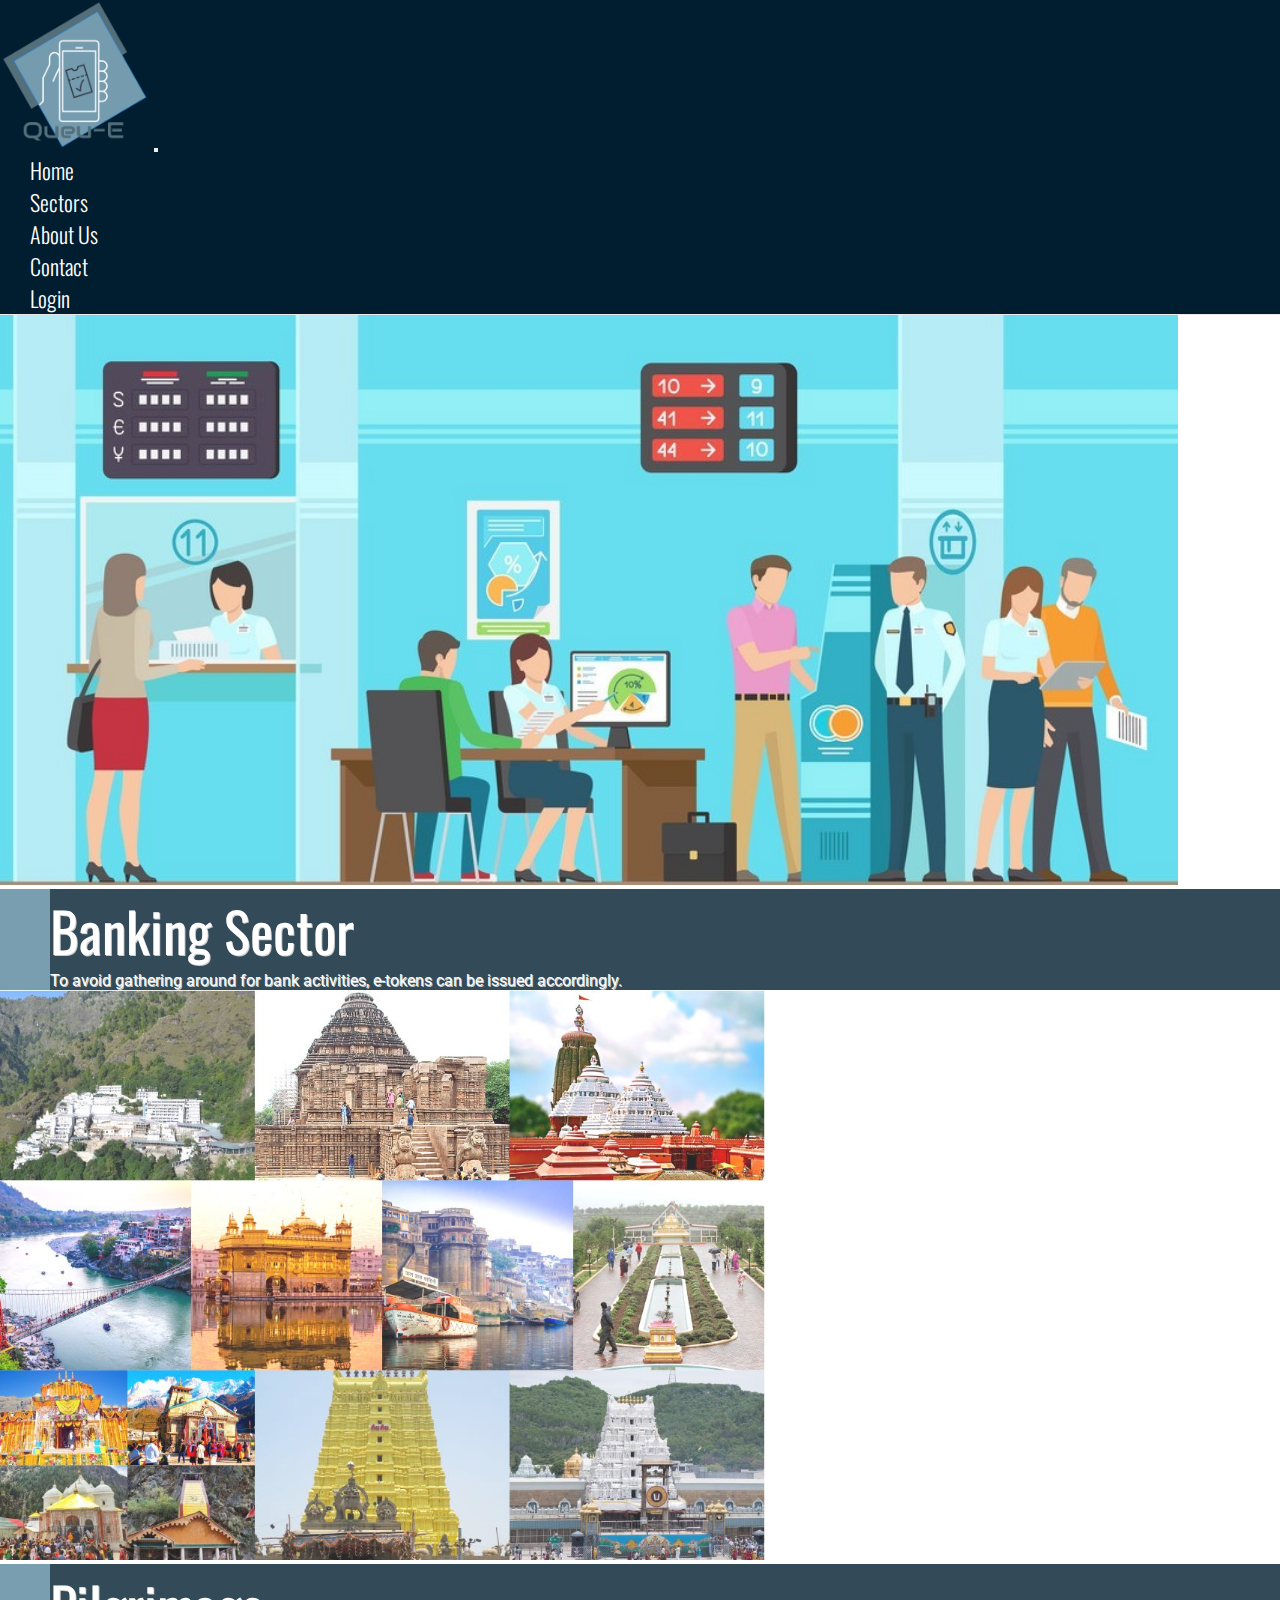
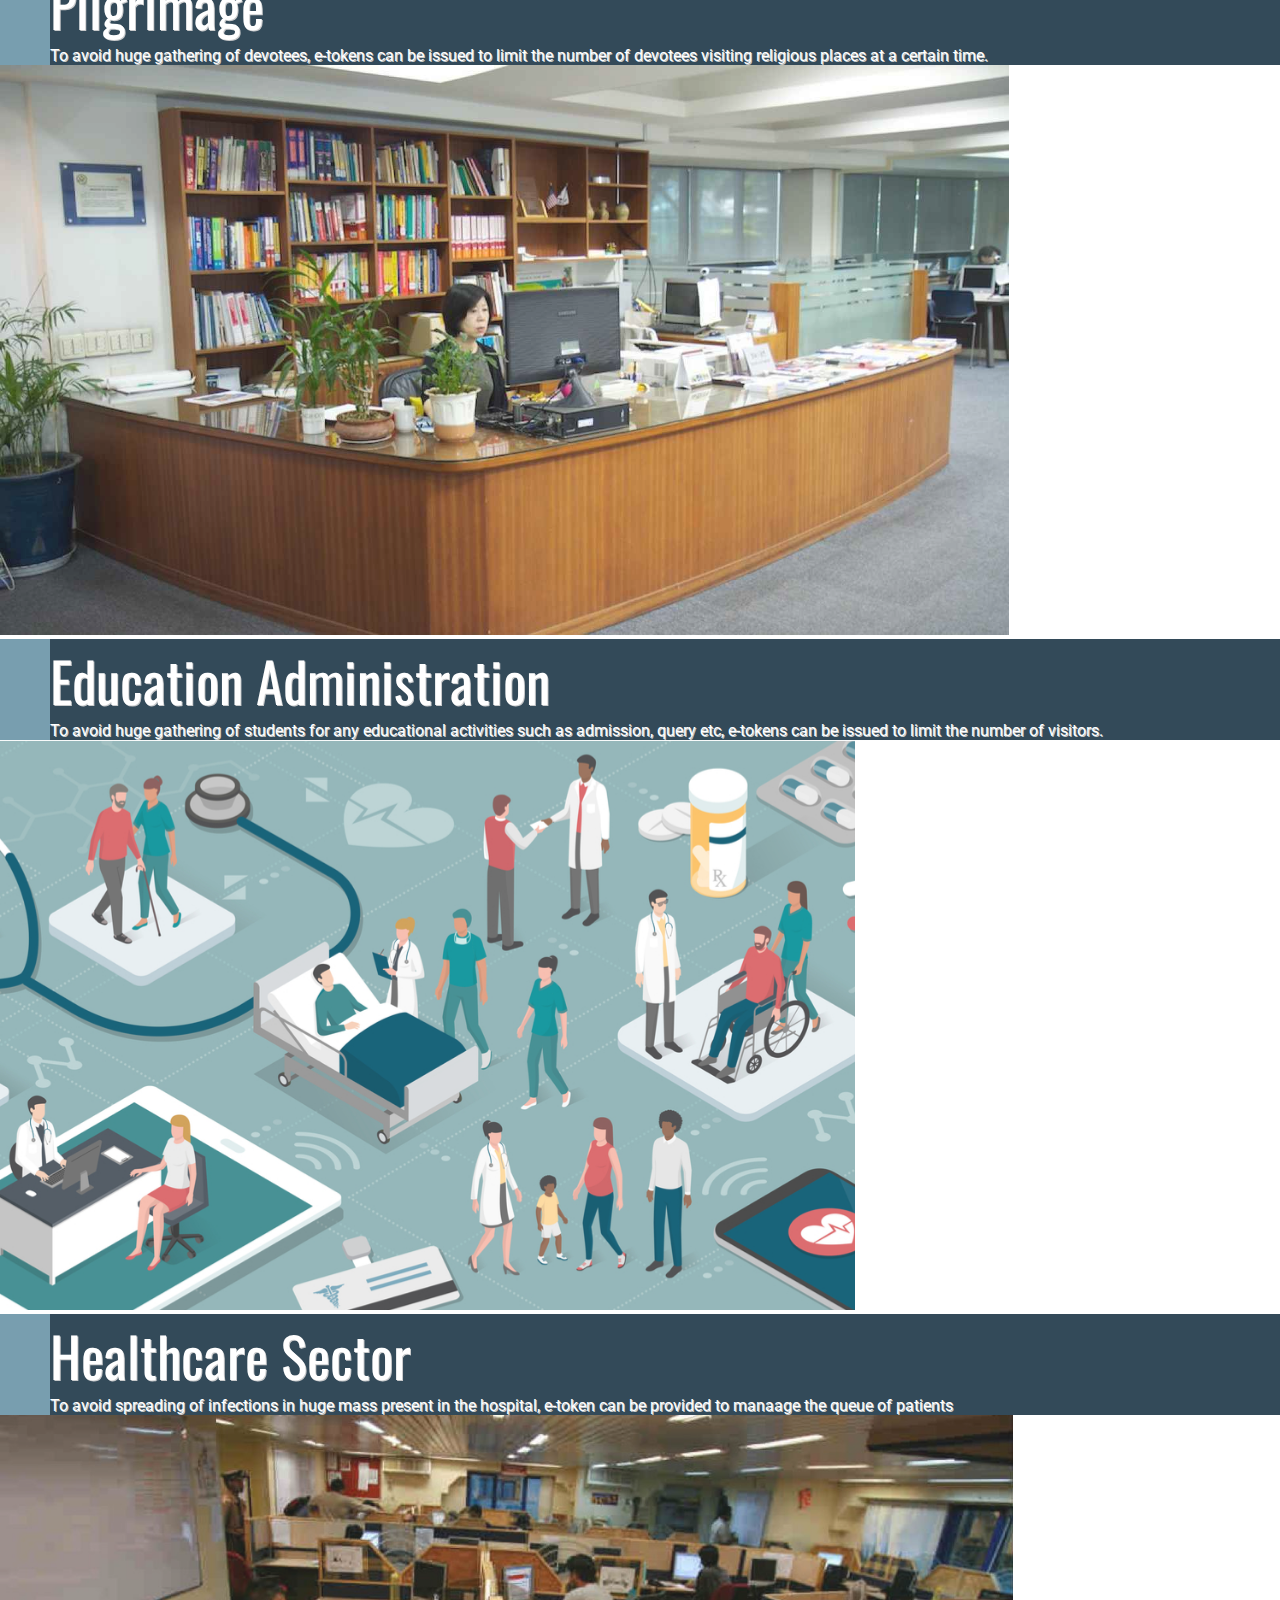
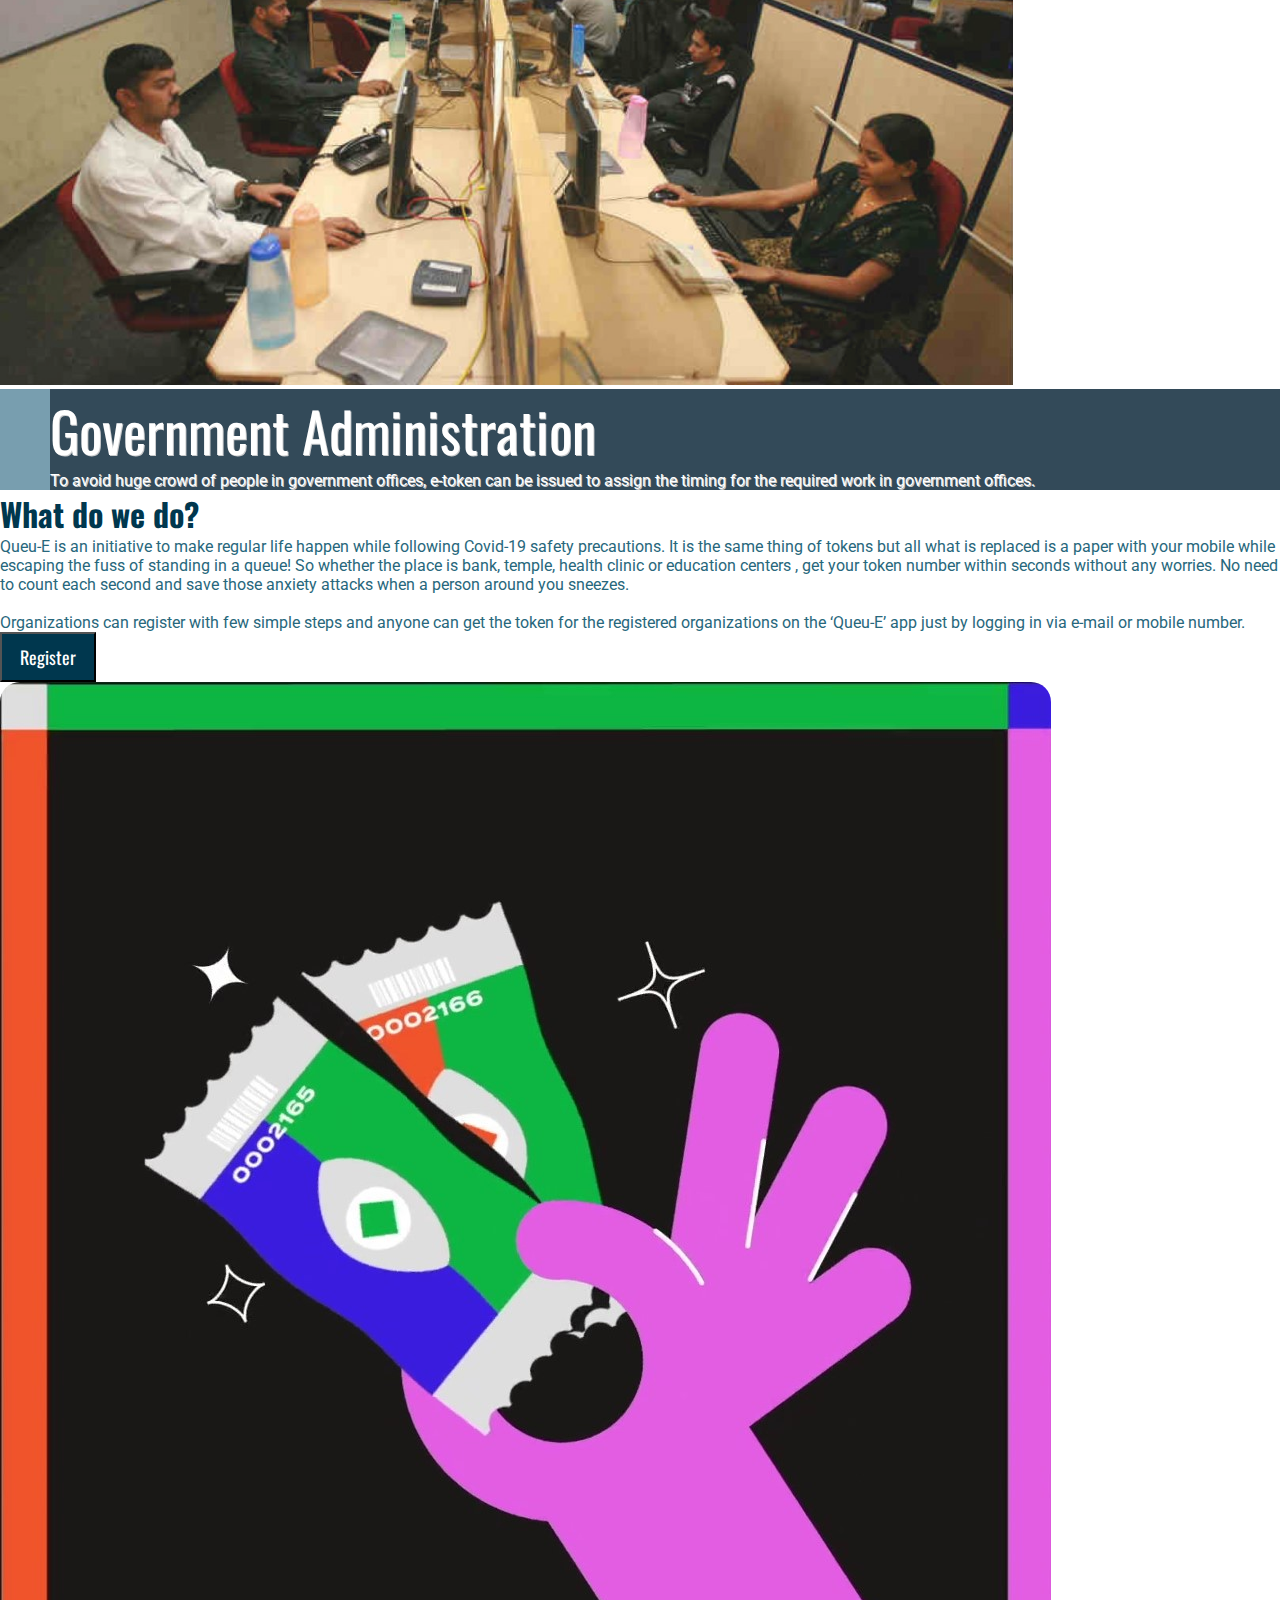
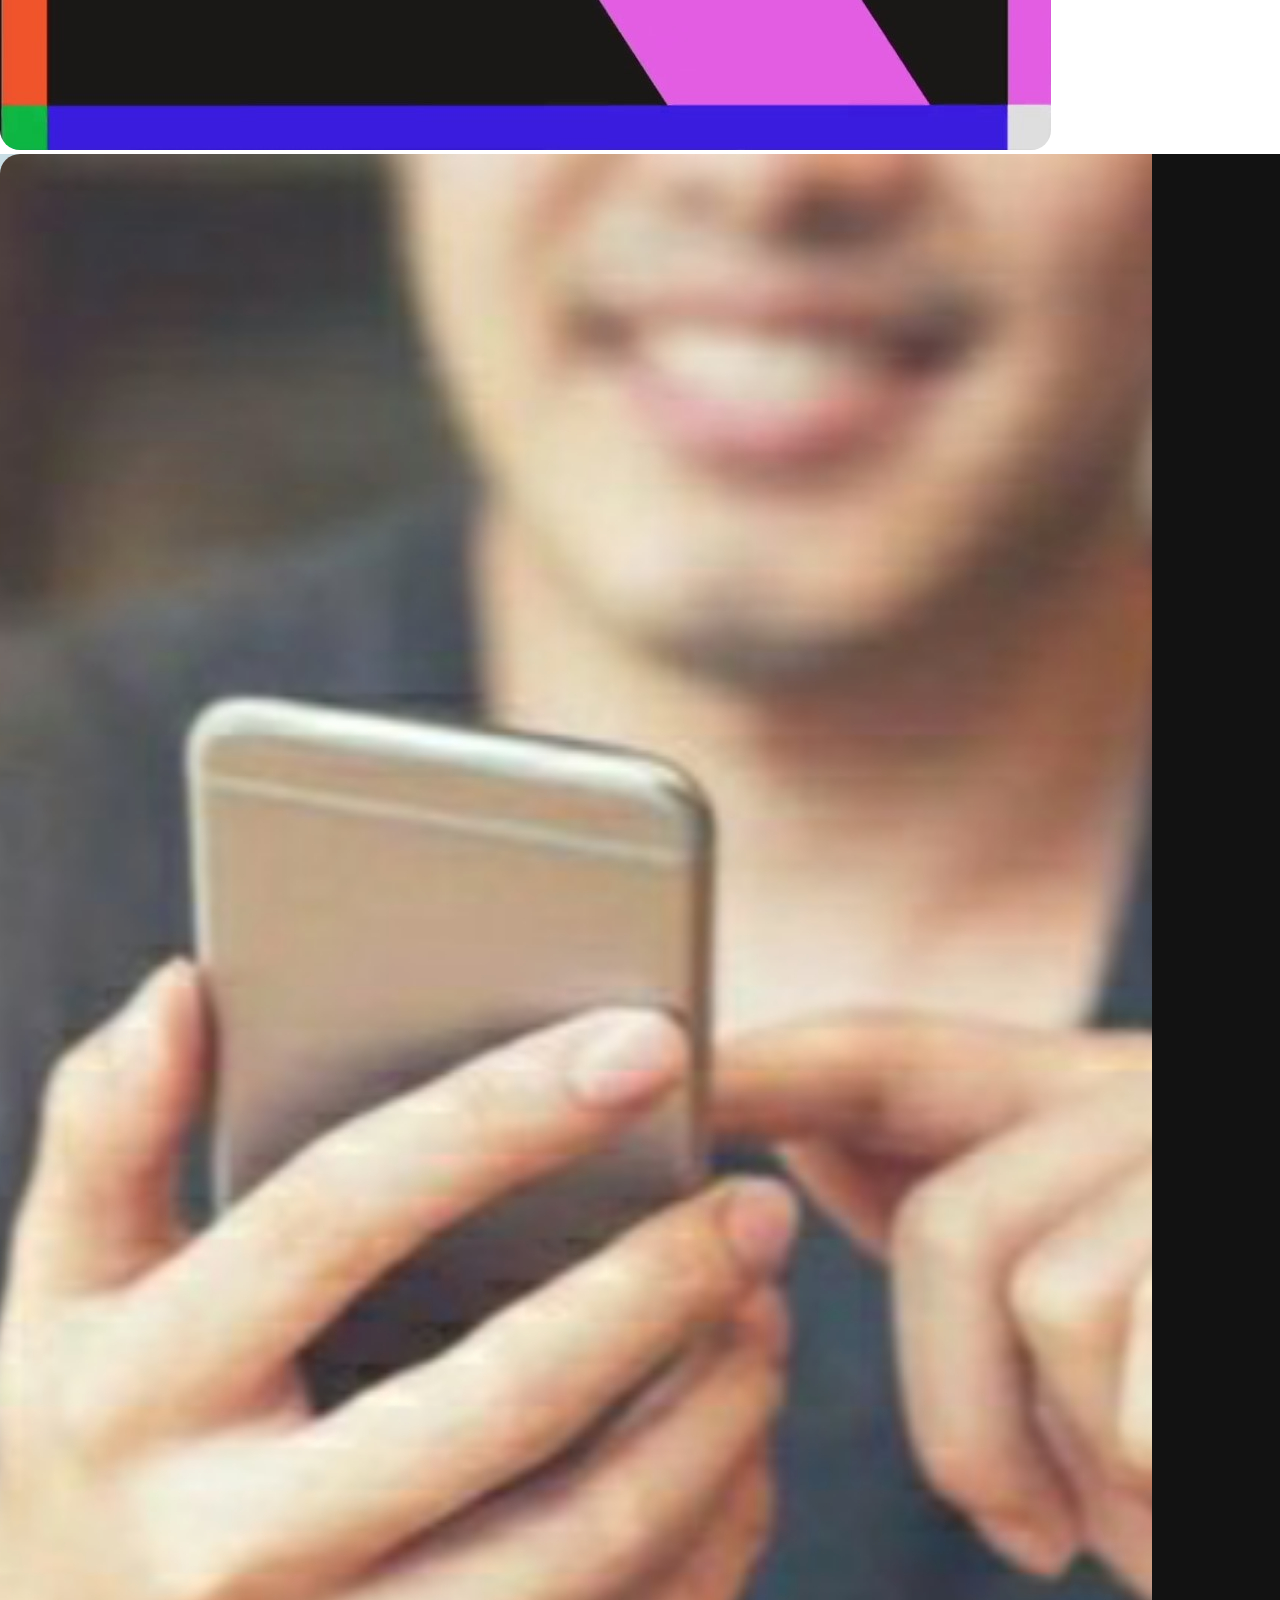
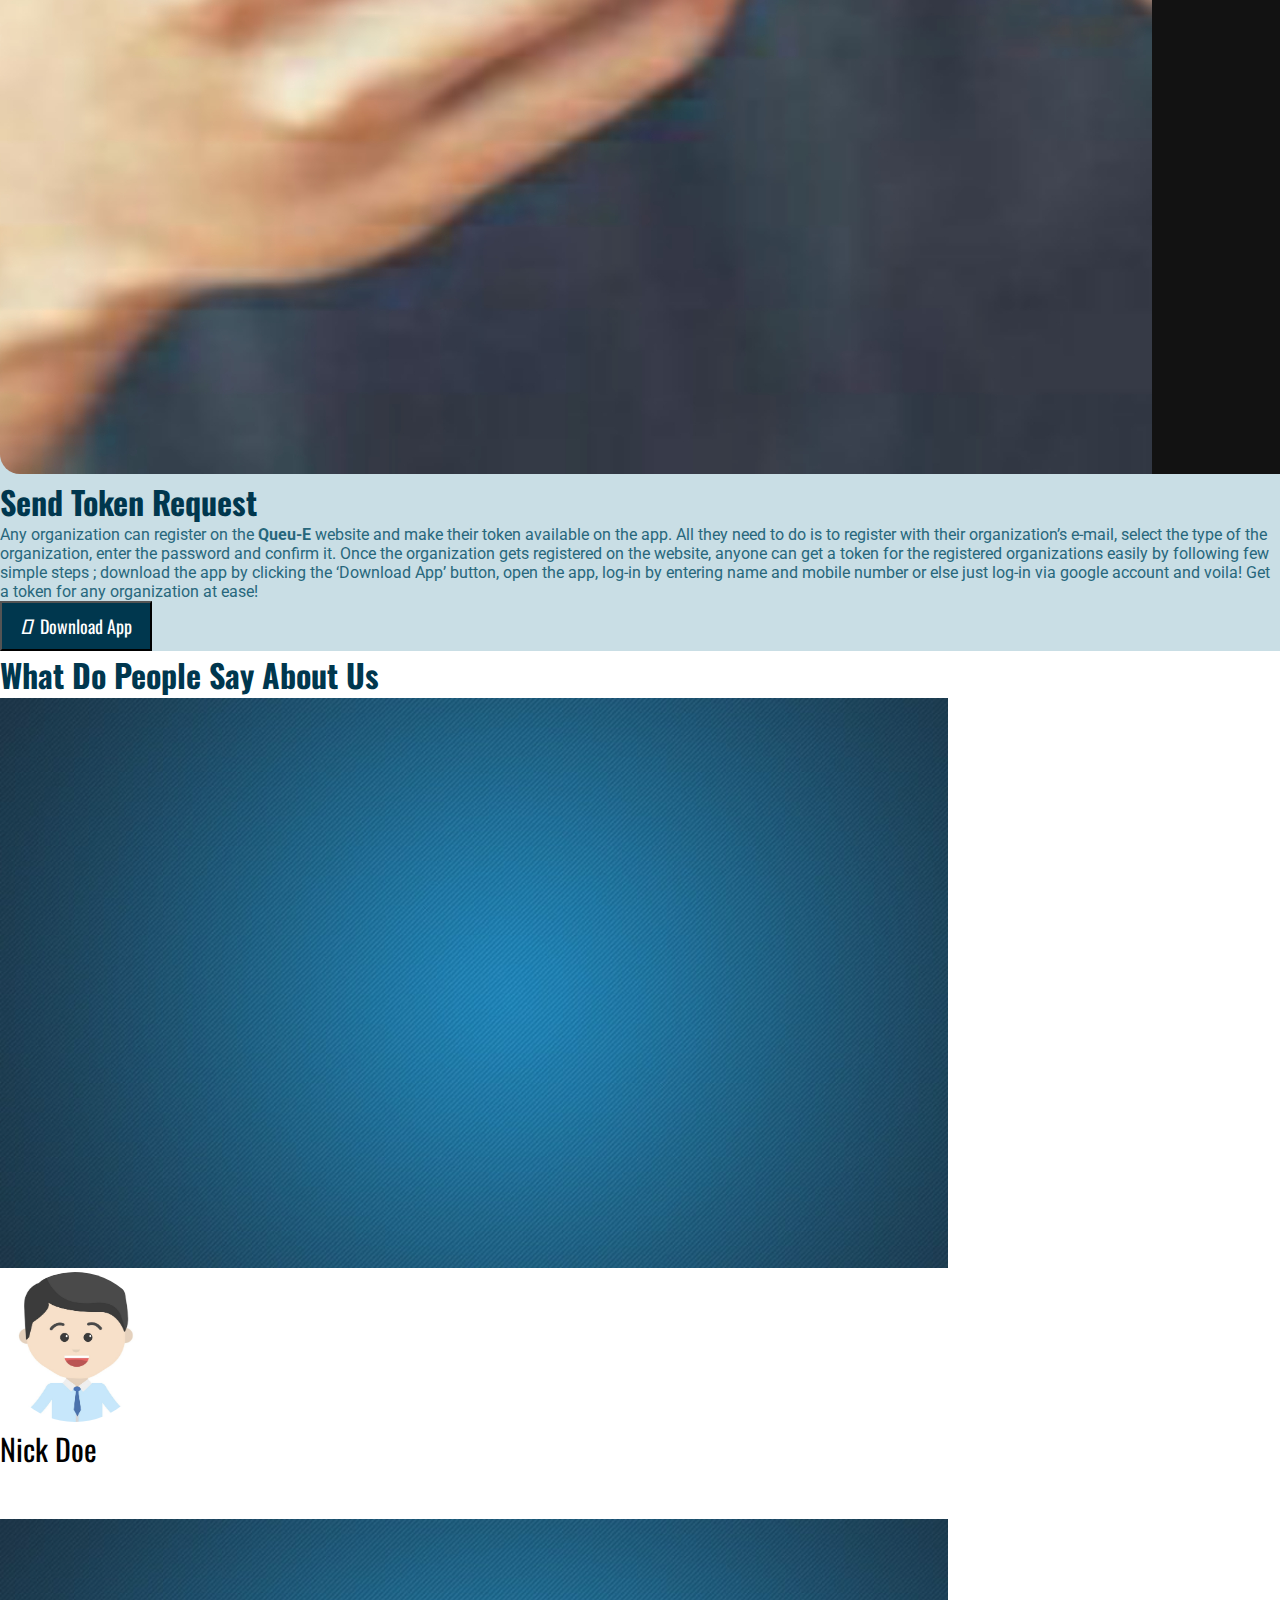
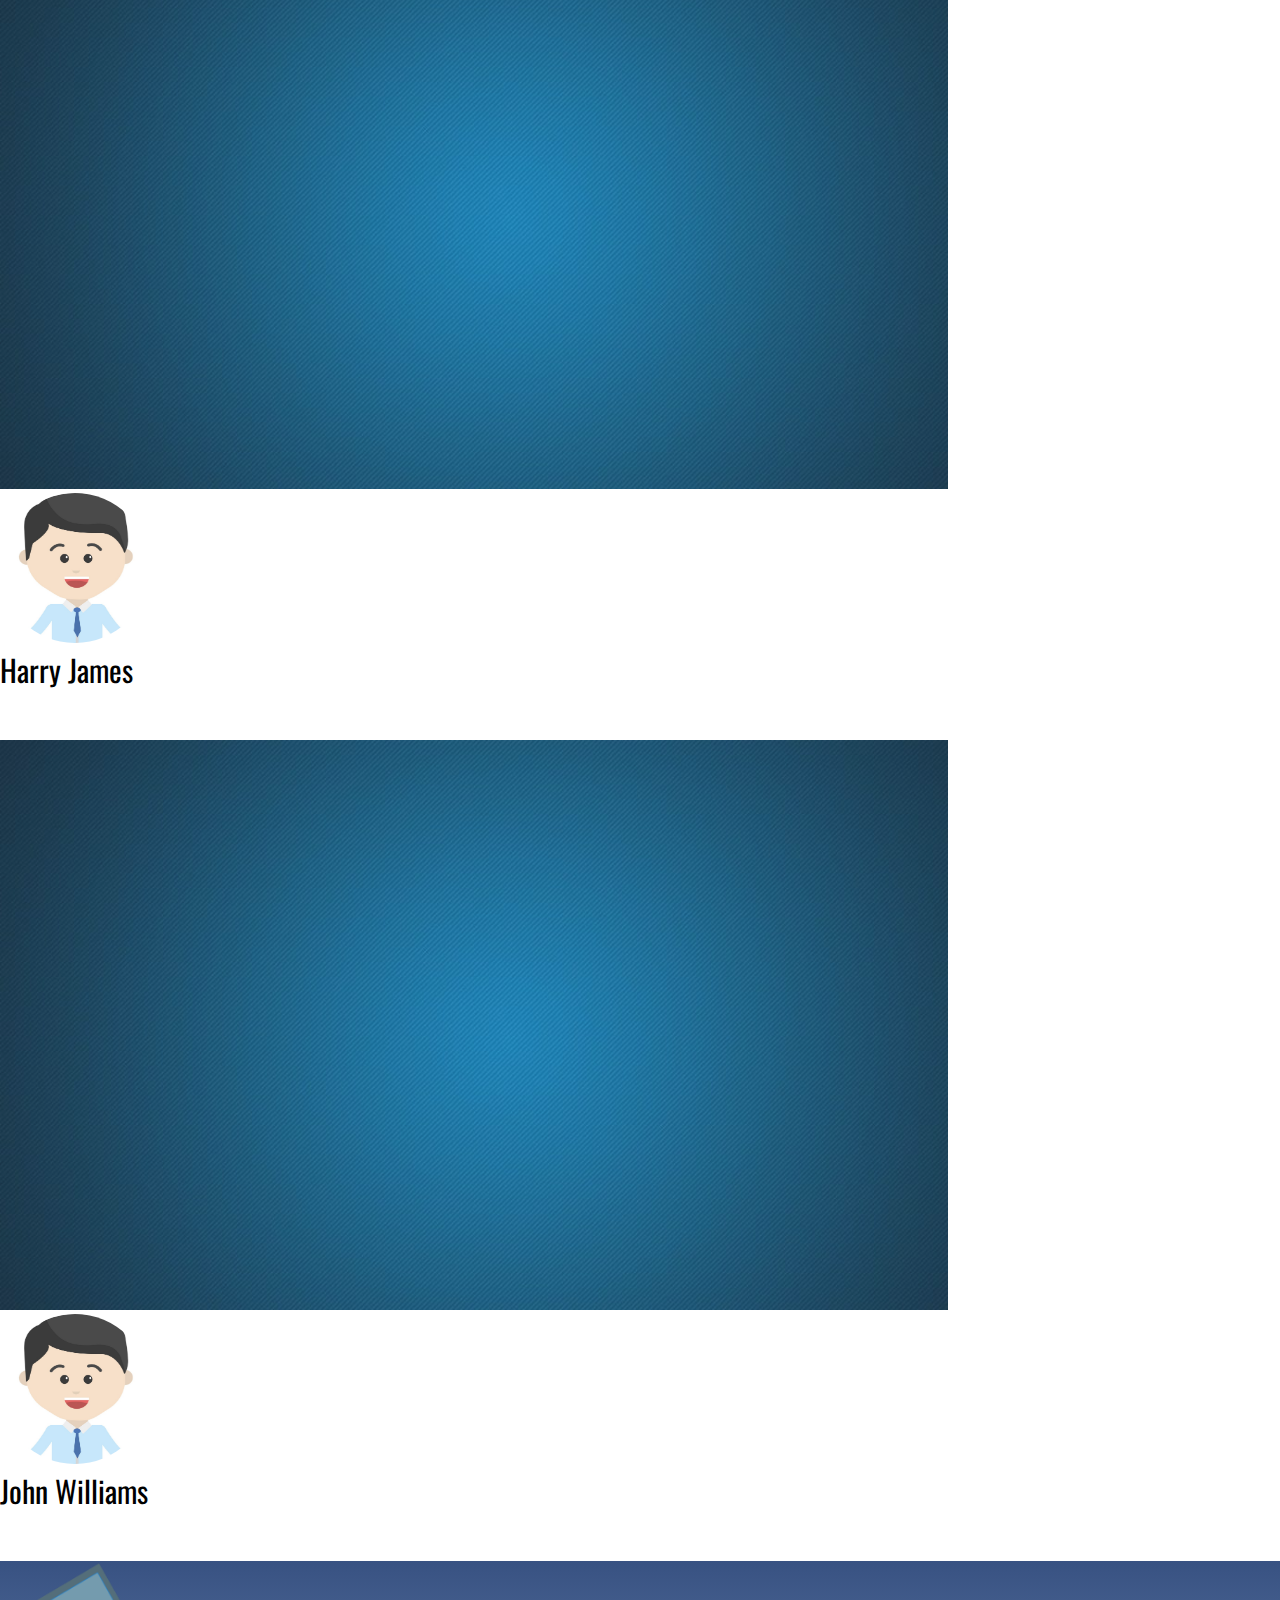
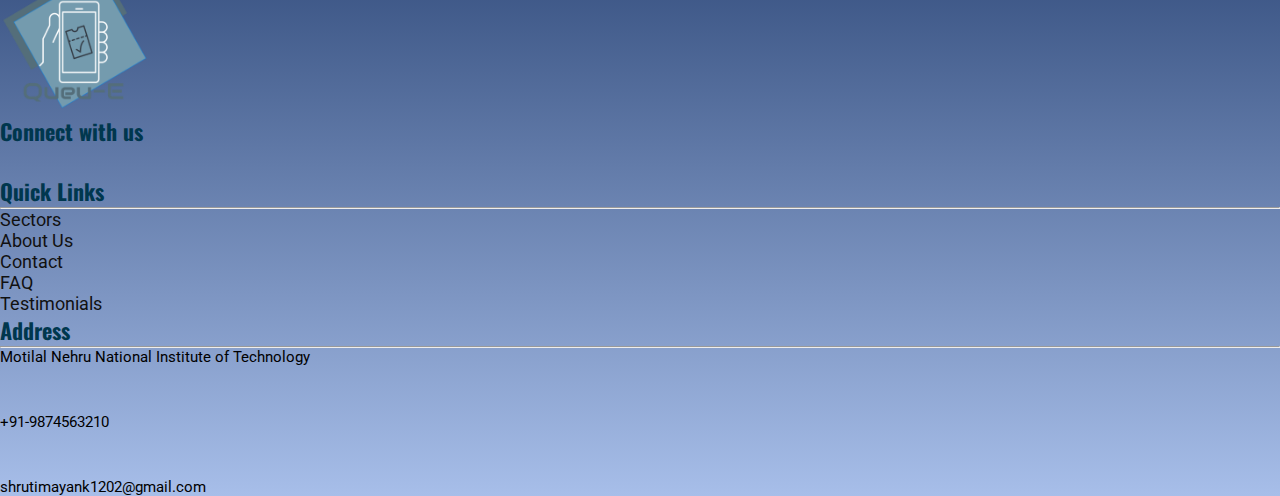
<file: frontend/home.html>
<!doctype html>
<html lang="en">
  <head>
    <!-- Required meta tags -->
    <meta charset="utf-8">
    <meta name="viewport" content="width=device-width, initial-scale=1">

     <!-- Icon  -->
    <link rel='stylesheet' href='https://use.fontawesome.com/releases/v5.7.0/css/all.css' integrity='sha384-lZN37f5QGtY3VHgisS14W3ExzMWZxybE1SJSEsQp9S+oqd12jhcu+A56Ebc1zFSJ' crossorigin='anonymous'>

    <!-- Bootstrap CSS -->
    <link rel="stylesheet" href="https://stackpath.bootstrapcdn.com/bootstrap/4.1.3/css/bootstrap.min.css" integrity="sha384-MCw98/SFnGE8fJT3GXwEOngsV7Zt27NXFoaoApmYm81iuXoPkFOJwJ8ERdknLPMO" crossorigin="anonymous">

    <!-- font awesome icon -->
    <link rel="stylesheet" href="https://cdnjs.cloudflare.com/ajax/libs/font-awesome/4.7.0/css/font-awesome.min.css">

    <!-- Fonts -->
    <link rel="preconnect" href="https://fonts.gstatic.com">
	<link href="https://fonts.googleapis.com/css2?family=Oswald:wght@400&display=swap" rel="stylesheet">
	<link href="https://fonts.googleapis.com/css2?family=Roboto:wght@300&display=swap" rel="stylesheet">

    <!-- CSS -->
    <link rel="stylesheet" type="text/css" href="style.css">

    <link rel="icon" href="q.png" type="image/png" sizes="32x32">
    <title>Queu-E</title>
  </head>
  <body>
  	<div class="jumbotron-fluid">
  		<!-- Navbar -->
	    <nav class="navbar navbar-expand-sm navbar-light d-block" id="navbar" style="background-color: #011D30;">
	        <div class="container">
	            <a href="home.html" class="nav-link"><img src="queue.png" class="img-fluid" width="150" height="150"/></a>
	            <button class="navbar-toggler" data-toggle="collapse" data-target="#thetarget">
	                <span class="navbar-toggler-icon"></span>
	            </button>

	            <div class="collapse navbar-collapse justify-content-end" id="thetarget">
	                <ul class="navbar-nav ml-auto">
	                    <li class="nav-item">
	                        <a href="home.html" class="nav-link">Home</a>
	                    </li>
	                    <li class="nav-item">
	                        <a href="sector.html" class="nav-link">Sectors</a>
	                    </li>
	                    <!-- <li class="nav-item dropdown nav-title">
	                        <a href="#" class="nav-link dropdown-toggle" data-toggle="dropdown">Sectors</a>
	                        <div class="dropdown-menu nav-title-drop">
                                <ul style="list-style-type: none;" class="pt-2">
                                  <li><a href="" style="padding-left: 0 !important">Banking Sector</a></li>
                                  <li><a href="" style="padding-left: 0 !important">Pilgrimage</a></li>
                                  <li><a href="" style="padding-left: 0 !important">Education Administration</a></li>
                                  <li><a href="" style="padding-left: 0 !important">Healthcare</a></li>
                                  <li><a href="" style="padding-left: 0 !important">Bill Payment Stores</a></li>
                                </ul>
	                        </div>
	                    </li> -->
	                    <li class="nav-item">
	                        <a href="about.html" class="nav-link">About Us</a>
	                    </li>
	                    <li class="nav-item">
	                        <a href="contact.html" class="nav-link">Contact</a>
	                    </li>
	                    <li class="nav-item">
	                        <a href="login.html" class="nav-link">Login</a>
	                    </li>
	                </ul>
	            </div>
	        </div>
	    </nav>
	    <!-- Navbar Ends -->

	    <!-- slider -->
		<div id="demo" class="carousel slide pb-5" data-ride="carousel">

		  <!-- Indicators -->
		  <ul class="carousel-indicators">
		    <li data-target="#demo" data-slide-to="0" class="active"></li>
		    <li data-target="#demo" data-slide-to="1"></li>
		    <li data-target="#demo" data-slide-to="2"></li>
		  </ul>
		  
		  <!-- The slideshow -->
		  <div class="carousel-inner">
		    <div class="carousel-item active">
		      	<div>
			        <img class="d-block w-100 img-fluid img-responsive card-img" src="banking.jpg" alt="Banking Sector">
			        <div class="container-fluid card-img-overlay d-flex flex-column justify-content-end mx-4">
			            <div class="container my-3 bannertext" style="border-left: 50px solid #57869C; background-color: #011D30; opacity: 0.8; display: block;">
			                <span class="title pt-md-5">Banking Sector</span>
			                <p>To avoid gathering around for bank activities, e-tokens can be issued accordingly.</p>
			            </div>
			        </div>
			    </div>
		    </div>
		    <div class="carousel-item">
		     	<div>
			        <img class="d-block w-100 img-fluid img-responsive card-img" src="pilgrimage.jpg" alt="Pilgrimage Sector">
			        <div class="container-fluid card-img-overlay d-flex flex-column justify-content-end mx-4">
			            <div class="container my-3 bannertext" style="border-left: 50px solid #57869C; background-color: #011D30; opacity: 0.8; display: block;">
			                <span class="title pt-md-5">Pilgrimage</span>
			                <p>To avoid huge gathering of devotees, e-tokens can be issued to limit the number of devotees visiting religious places at a certain time.</p>
			            </div>
			        </div>
			    </div>
		    </div>
		    <div class="carousel-item">
		     	<div>
			        <img class="d-block w-100 img-fluid img-responsive card-img" src="education.jpg" alt="Education Administration Sector">
			        <div class="container-fluid card-img-overlay d-flex flex-column justify-content-end mx-4">
			            <div class="container my-3 bannertext" style="border-left: 50px solid #57869C; background-color: #011D30; opacity: 0.8; display: block;">
			                <span class="title pt-md-5">Education Administration</span>
			                <p>To avoid huge gathering of students for any educational activities such as admission, query etc, e-tokens can be issued to limit the number of visitors.</p>
			            </div>
			        </div>
			    </div>
		    </div>
		    <div class="carousel-item">
		      	<div>
			        <img class="d-block w-100 img-fluid img-responsive card-img" src="health.jpg" alt="Health Sector">
			        <div class="container-fluid card-img-overlay d-flex flex-column justify-content-end mx-4">
			            <div class="container my-3 bannertext" style="border-left: 50px solid #57869C; background-color: #011D30; opacity: 0.8; display: block;">
			                <span class="title pt-md-5">Healthcare Sector</span>
			                <p>To avoid spreading of infections in huge mass present in the hospital, e-token can be provided to manaage the queue of patients</p>
			            </div>
			        </div>
			    </div>
		    </div>
		    <div class="carousel-item">
		      	<div>
			        <img class="d-block w-100 img-fluid img-responsive card-img" src="government.jpg" alt="Government Sector">
			        <div class="container-fluid card-img-overlay d-flex flex-column justify-content-end mx-4">
			            <div class="container my-3 bannertext" style="border-left: 50px solid #57869C; background-color: #011D30; opacity: 0.8; display: block;">
			                <span class="title pt-md-5">Government Administration</span>
			                <p>To avoid huge crowd of people in government offices, e-token can be issued to assign the timing for the required work in government offices.</p>
			            </div>
			        </div>
			    </div>
		    </div>
		  </div>
		  
		  <!-- Left and right controls -->
		  <a class="carousel-control-prev" href="#demo" data-slide="prev">
		    <span class="carousel-control-prev-icon"></span>
		  </a>
		  <a class="carousel-control-next" href="#demo" data-slide="next">
		    <span class="carousel-control-next-icon"></span>
		  </a>
		</div>
		<!-- slider ends -->

		<!-- About -->
		<div class="container pt-5 pb-5" id="about">
			<div class="row">
				<div class="col-md-6">
					<h1>What do we do?</h1>
					<p class="pt-2">Queu-E is an initiative to make regular life happen while following Covid-19 safety precautions. It is the same thing of tokens but all what is replaced is a paper with your mobile while escaping the fuss of standing in a queue! So whether the place is bank, temple, health clinic or education centers , get your token number within seconds without any worries. No need to count each second and save those anxiety attacks when a person around you sneezes. <br><br>
					Organizations can register with few simple steps and anyone can get the token for the registered organizations on the ‘Queu-E’ app just by logging in via e-mail or mobile number.
					</p>
					<a href="" class="pt-2"><button class="btn btn-large">Register</button></a>
				</div>
				<div class="col-md-1"></div>
				<div class="col-md-5">
					<img src="wdwd.jpg" class="img-fluid img-responsive w-100" style="border-radius: 20px;">
				</div>
			</div>
		</div>
		<!-- About ends -->

		<!-- App Info -->
		<div class="container-fluid" style="background-color: #C9DEE5;">
			<div class="container pt-5 pb-5" id="app">
				<div class="row">
					<div class="col-md-5">
						<img src="about.jpg" class="img-fluid img-responsive w-100" style="border-radius: 20px;">
					</div>
					<div class="col-md-1"></div>
					<div class="col-md-6">
						<h1>Send Token Request</h1>
						<p class="pt-2">Any organization can register on the <b>Queu-E</b> website and make their token available on the app. All they need to do is to register with their organization’s e-mail, select the type of the organization, enter the password and confirm it. Once the organization gets registered on the website, anyone can get a token for the registered organizations easily by following few simple steps ; download the app by clicking the ‘Download App’ button, open the app, log-in by entering name and mobile number or else just log-in via google account and voila! Get a token for any organization at ease!</p>
						<a href="" class="pt-2"><button class="btn btn-large"><i class="fas fa-download"></i>&nbsp; Download App</button></a>
					</div>
				</div>
			</div>
		</div>
		<!-- App Info ends -->
		<!-- Testimonials -->
		<div class="container pt-5 pb-5" id="testimonials">
			<h1 class="text-center pb-4">What Do People Say About Us</h1>
			<div id="demo1" class="carousel slide" data-ride="carousel">

			  <!-- Indicators -->
			  <ul class="carousel-indicators">
			    <li data-target="#demo1" data-slide-to="0" class="active"></li>
			    <li data-target="#demo1" data-slide-to="1"></li>
			    <li data-target="#demo1" data-slide-to="2"></li>
			  </ul>
			  
			  <!-- The slideshow -->
			  <div class="carousel-inner">
			    <div class="carousel-item active">
			      	<div>
				        <img class="d-block w-100 img-fluid img-responsive card-img" src="testimonials.jpg">
				        <div class="container-fluid card-img-overlay d-flex flex-column justify-content-center">
				            <div class="carousel-caption">
				            	<img src="profile.jpg" style="height: 150px!important; width: 150px; border-radius: 50%;">
			                    <div id="image-caption" class="pb-3">Nick Doe</div>
			                    <p class="text-white pb-3">Lorem ipsum dolor sit amet, consectetur adipisicing elit, sed do eiusmod
					tempor incididunt ut labore et dolore magna aliqua. Ut enim ad minim veniam,
					quis nostrud exercitation ullamco laboris nisi ut aliquip ex ea commodo
					consequat. </p> 
			                </div>
				        </div>
				    </div>
			    </div>
			    <div class="carousel-item">
			      	<div>
				        <img class="d-block w-100 img-fluid img-responsive card-img" src="testimonials.jpg">
				        <div class="container-fluid card-img-overlay d-flex flex-column justify-content-center">
				            <div class="carousel-caption">
				            	<img src="profile.jpg" style="height: 150px!important; width: 150px; border-radius: 50%;">
			                    <div id="image-caption" class="pb-3">Harry James</div>
			                    <p class="text-white pb-3">Lorem ipsum dolor sit amet, consectetur adipisicing elit, sed do eiusmod
					tempor incididunt ut labore et dolore magna aliqua. Ut enim ad minim veniam,
					quis nostrud exercitation ullamco laboris nisi ut aliquip ex ea commodo
					consequat.</p> 
			                </div>
				        </div>
				    </div>
			    </div>
			    <div class="carousel-item">
			      	<div>
				        <img class="d-block w-100 img-fluid img-responsive card-img" src="testimonials.jpg">
				        <div class="container-fluid card-img-overlay d-flex flex-column justify-content-center">
				            <div class="carousel-caption">
				            	<img src="profile.jpg" style="height: 150px!important; width: 150px; border-radius: 50%;">
			                    <div id="image-caption" class="pb-3">John Williams</div>
			                    <p class="text-white pb-3">Lorem ipsum dolor sit amet, consectetur adipisicing elit, sed do eiusmod
					tempor incididunt ut labore et dolore magna aliqua. Ut enim ad minim veniam,
					quis nostrud exercitation ullamco laboris nisi ut aliquip ex ea commodo
					consequat.</p> 
			                </div>
				        </div>
				    </div>
			    </div>
			  </div>
			  
			  <!-- Left and right controls -->
			  <a class="carousel-control-prev" href="#demo1" data-slide="prev">
			    <span class="carousel-control-prev-icon"></span>
			  </a>
			  <a class="carousel-control-next" href="#demo1" data-slide="next">
			    <span class="carousel-control-next-icon"></span>
			  </a>
			</div>
		</div>
		<!-- Testimonial ends -->

		<!-- Footer -->
		<div class="footer pt-4">
		    <div class="container">
		        <div class="row pt-2">
		            <div class="col-md-4 pt-2" id="connect">
		            	<a href="home.html" class="nav-link"><img src="queue.png" class="img-fluid" width="150" height="150"/></a>
		                <h2 class="pt-4 pb-2">Connect with us</h2>
		                <ul style="list-style-type: none;">
		                	<li class="pr-3"><a href=""><i class="fab fa-facebook"></i></a></li>
		                	<li class="pr-3"><a href=""><i class="fab fa-instagram"></i></a></li>
		                	<li class="pr-3"><a href=""><i class="fab fa-linkedin"></i></a></li>
		                	<li class="pr-3"><a href=""><i class="fab fa-twitter"></i></a></li>
		                </ul>
		            </div>
		            <div class="col-md-4" id="links">
		                <h2 class="pt-4 pb-2">Quick Links</h2><hr>
		                <ul style="list-style-type: none;">
		                	<li class="pr-3"><a href="">Sectors</a></li>
		                	<li class="pr-3"><a href="">About Us</a></li>
		                	<li class="pr-3"><a href="">Contact</a></li>
		                	<li class="pr-3"><a href="">FAQ</a></li>
		                	<li class="pr-3"><a href="">Testimonials</a></li>
		                </ul>
		            </div>
		            <div class="col-md-4" id="address">
		                <h2 class="pt-4 pb-1">Address</h2><hr>
		                <ul style="list-style-type: none;">
		                	<li class="pb-2">
		                		<div class="row">
		                			<div class="col-2">
		                				<i class="fas fa-map-marker-alt"></i>
		                			</div>
		                			<div class="col-10">
		                				<p>Motilal Nehru National Institute of Technology</p>
		                			</div>
		                		</div>
		                	</li>
		                	<li class="pb-3">
		                		<div class="row">
		                			<div class="col-2">
		                				<i class="fas fa-phone"></i>
		                			</div>
		                			<div class="col-10">
		                				<p>+91-9874563210</p>
		                			</div>
		                		</div>
		                	</li>
		                	<li>
		                		<div class="row">
		                			<div class="col-2">
		                				<i class="fas fa-envelope"></i>
		                			</div>
		                			<div class="col-10">
		                				<p>shrutimayank1202@gmail.com</p>
		                			</div>
		                		</div>
		                	</li>
		                </ul>
		            </div>
		        </div>
		    </div>
		</div>
		<!-- Footer ends -->
	</div>
	

    <!-- Jquery -->
    <script src="https://code.jquery.com/jquery-3.3.1.slim.min.js"
        integrity="sha384-q8i/X+965DzO0rT7abK41JStQIAqVgRVzpbzo5smXKp4YfRvH+8abtTE1Pi6jizo" crossorigin="anonymous"></script>

	<script src="https://ajax.googleapis.com/ajax/libs/jquery/3.4.1/jquery.min.js"></script>

	<script src="https://cdnjs.cloudflare.com/ajax/libs/popper.js/1.14.0/umd/popper.min.js"
	        integrity="sha384-cs/chFZiN24E4KMATLdqdvsezGxaGsi4hLGOzlXwp5UZB1LY//20VyM2taTB4QvJ" crossorigin="anonymous"></script>

	<script src="https://stackpath.bootstrapcdn.com/bootstrap/4.1.0/js/bootstrap.min.js"
	        integrity="sha384-uefMccjFJAIv6A+rW+L4AHf99KvxDjWSu1z9VI8SKNVmz4sk7buKt/6v9KI65qnm" crossorigin="anonymous"></script>

  </body>
</html>
</file>
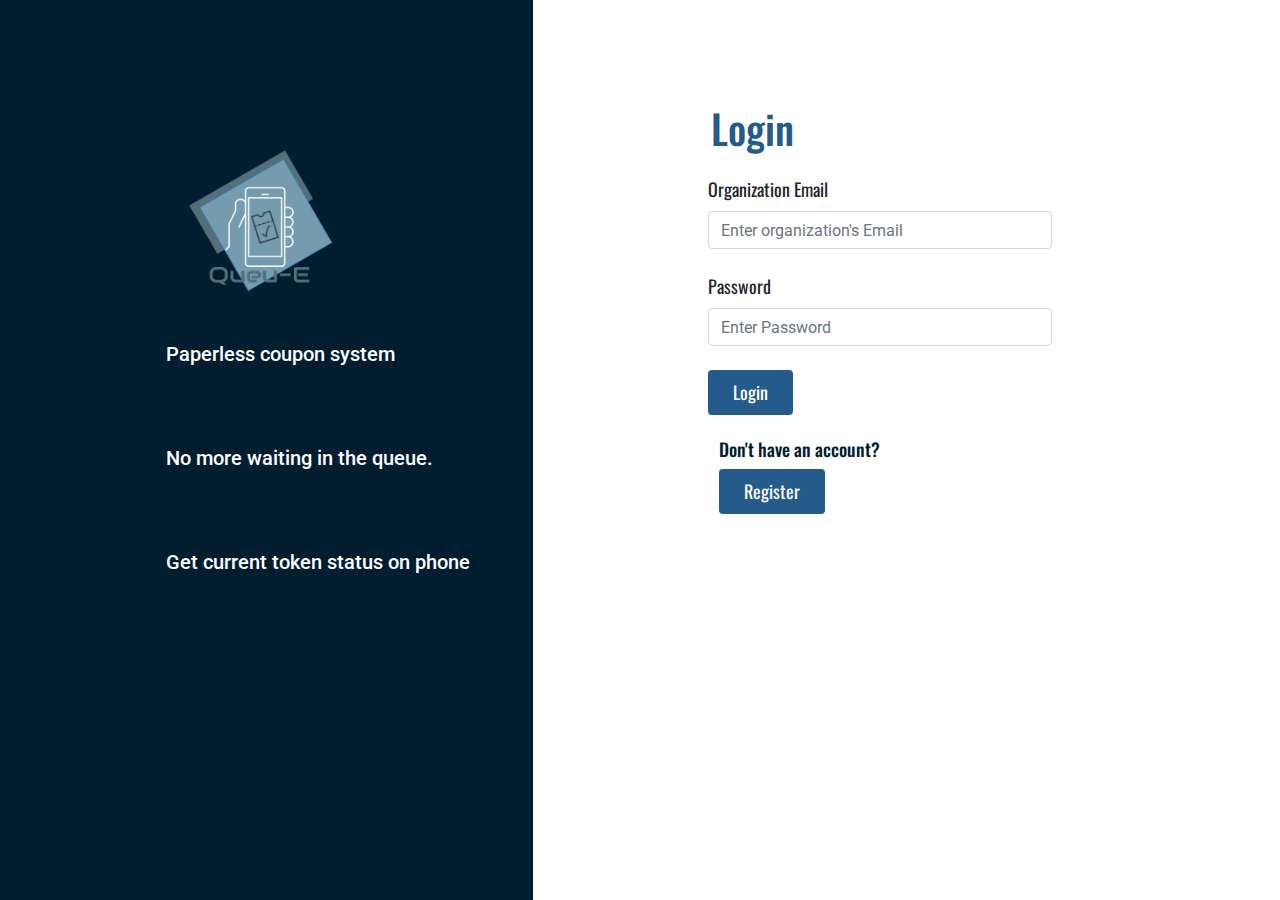
<file: frontend/login.html>
<!doctype html>
<html lang="en">
  <head>
    <!-- Required meta tags -->
    <meta charset="utf-8">
    <meta name="viewport" content="width=device-width, initial-scale=1, shrink-to-fit=no">

    <!-- Bootstrap CSS -->
    <link rel="stylesheet" href="https://stackpath.bootstrapcdn.com/bootstrap/4.3.1/css/bootstrap.min.css" integrity="sha384-ggOyR0iXCbMQv3Xipma34MD+dH/1fQ784/j6cY/iJTQUOhcWr7x9JvoRxT2MZw1T" crossorigin="anonymous">

    <!-- For icons -->
    <link rel="stylesheet" href="https://use.fontawesome.com/releases/v5.7.0/css/all.css" integrity="sha384-lZN37f5QGtY3VHgisS14W3ExzMWZxybE1SJSEsQp9S+oqd12jhcu+A56Ebc1zFSJ" crossorigin="anonymous">

    <!-- Fonts -->
    <link rel="preconnect" href="https://fonts.gstatic.com">
    <link href="https://fonts.googleapis.com/css2?family=Oswald:wght@400&display=swap" rel="stylesheet">
    <link href="https://fonts.googleapis.com/css2?family=Roboto:wght@300&display=swap" rel="stylesheet">

    <!-- CSS -->
    <link rel="stylesheet" type="text/css" href="style.css">

    <link rel="icon" href="q.png" type="image/png" sizes="32x32">
    <title>Queu-E</title>

    <style type="text/css">
      label, input[type="submit"]{
        font-family: 'Oswald', sans-serif;
        font-size: 18px;
      }
      .col-lg-6 input #login:hover{
        background-color: #f0f0f0;
        color: #255B8A;
      }
      input{
        font-family: 'Roboto', sans-serif;
        font-size: 18px;
      }
      .col-lg-6 a button, .col-lg-6 button{
        font-family: 'Oswald', sans-serif;
        background-color: #255B8A;
        color: #fff;
        text-decoration: none;
        font-size: 18px;
        padding: 10px 18px;
      }

      .col-lg-6 a button:hover, .col-lg-6 button:hover{
        background-color: #f0f0f0;
        color: #00374E;
        padding: 9px 17px;
      }
    </style>
  </head>
  <body>
    <div class="container-fluid">
      <div class="row">
        <!-- Banner Start -->
        <div class="col-lg-5" style="background-color: #011D30; color: #fff; height: 100vh; padding-top: 140px; padding-left: 90px; padding-bottom: 180px;">

          <a href="home.html" class="nav-link pb-5 pl-md-5 ml-md-5"><img src="queue.png" class="img-fluid" width="150" height="150"/></a>
          <div class="row">
            <div class="col-2">
              <i class="fa fa-sticky-note" style="font-size: 30px;"></i>
            </div>
            <div class="col-10">
              <h5>Paperless coupon system</h5>
            </div> 
          </div>
          <div class="row pt-5 mt-4">
            <div class="col-2">
              <i class="fas fa-user" style="font-size: 30px;"></i>
            </div>
            <div class="col-10">
              <h5>No more waiting in the queue.</h5>
            </div> 
          </div>
          <div class="row pt-5 mt-4">
            <div class="col-2">
              <i class="fas fa-mobile-alt" style="font-size: 30px;"></i>
            </div>
            <div class="col-10">
              <h5>Get current token status on phone</h5>
            </div> 
          </div>
        </div>
        <!-- Banner End -->
        <div class="col-lg-1"></div>
        <!-- Login Start -->
        <div class="col-lg-6 mt-2">
          <h1 style="font-family: 'Oswald', sans-serif; font-size: 40px; color: #255B8A;" class="pl-5 ml-2 pt-md-5 mt-md-5">Login</h1>
          <div class="row">
            <div class="col-1"></div>
            <div class="col-7 mt-3">
              <label>Organization Email</label>
              <input type="text" placeholder="Enter organization's Email" class="form-control"><br>
              <label>Password</label>
              <input type="password" placeholder="Enter Password" class="form-control"><br>
              <!-- <input type="submit" name="login" value="Login" id="login" class="p-2 px-4" style="background-color: #255B8A; color: #fff; border: 0px!important;"> -->
              <button class="btn btn-large px-4 p-2" type="submit">Login</button>
            </div>
            <div class="col-4"></div>
          </div>
          <h1 style="font-family: 'Oswald', sans-serif; font-size: 18px; color: #011D30;" class="pl-5 ml-3 pt-4">Don't have an account?</h1>
          <a href="signup.html" class="pl-5 ml-3 pt-2"><button class="btn btn-large px-4 p-2">Register</button></a>
        </div>
        <!-- Login End -->
        </div>
    </div>

    <!-- Optional JavaScript -->
    <!-- jQuery first, then Popper.js, then Bootstrap JS -->
    <script src="https://code.jquery.com/jquery-3.3.1.slim.min.js" integrity="sha384-q8i/X+965DzO0rT7abK41JStQIAqVgRVzpbzo5smXKp4YfRvH+8abtTE1Pi6jizo" crossorigin="anonymous"></script>
    <script src="https://cdnjs.cloudflare.com/ajax/libs/popper.js/1.14.7/umd/popper.min.js" integrity="sha384-UO2eT0CpHqdSJQ6hJty5KVphtPhzWj9WO1clHTMGa3JDZwrnQq4sF86dIHNDz0W1" crossorigin="anonymous"></script>
    <script src="https://stackpath.bootstrapcdn.com/bootstrap/4.3.1/js/bootstrap.min.js" integrity="sha384-JjSmVgyd0p3pXB1rRibZUAYoIIy6OrQ6VrjIEaFf/nJGzIxFDsf4x0xIM+B07jRM" crossorigin="anonymous"></script>
  </body>
</html>
</file>
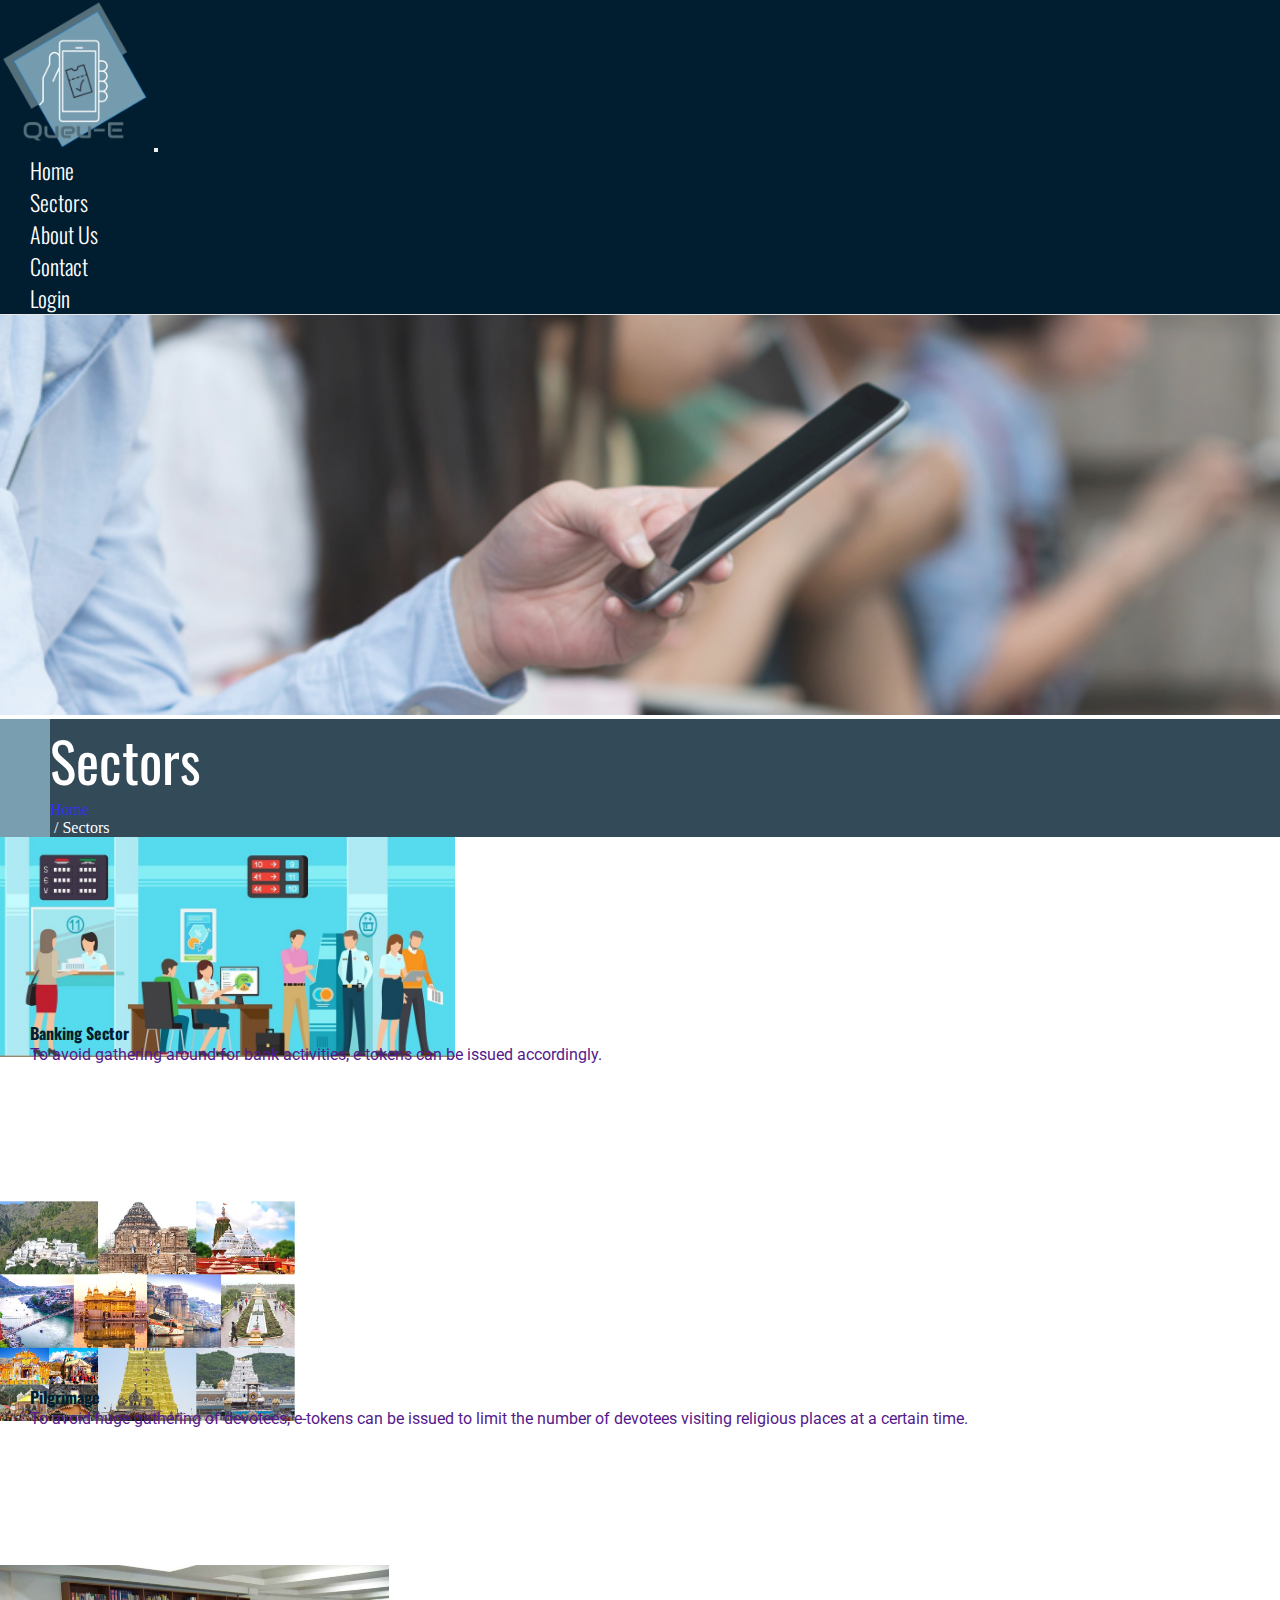
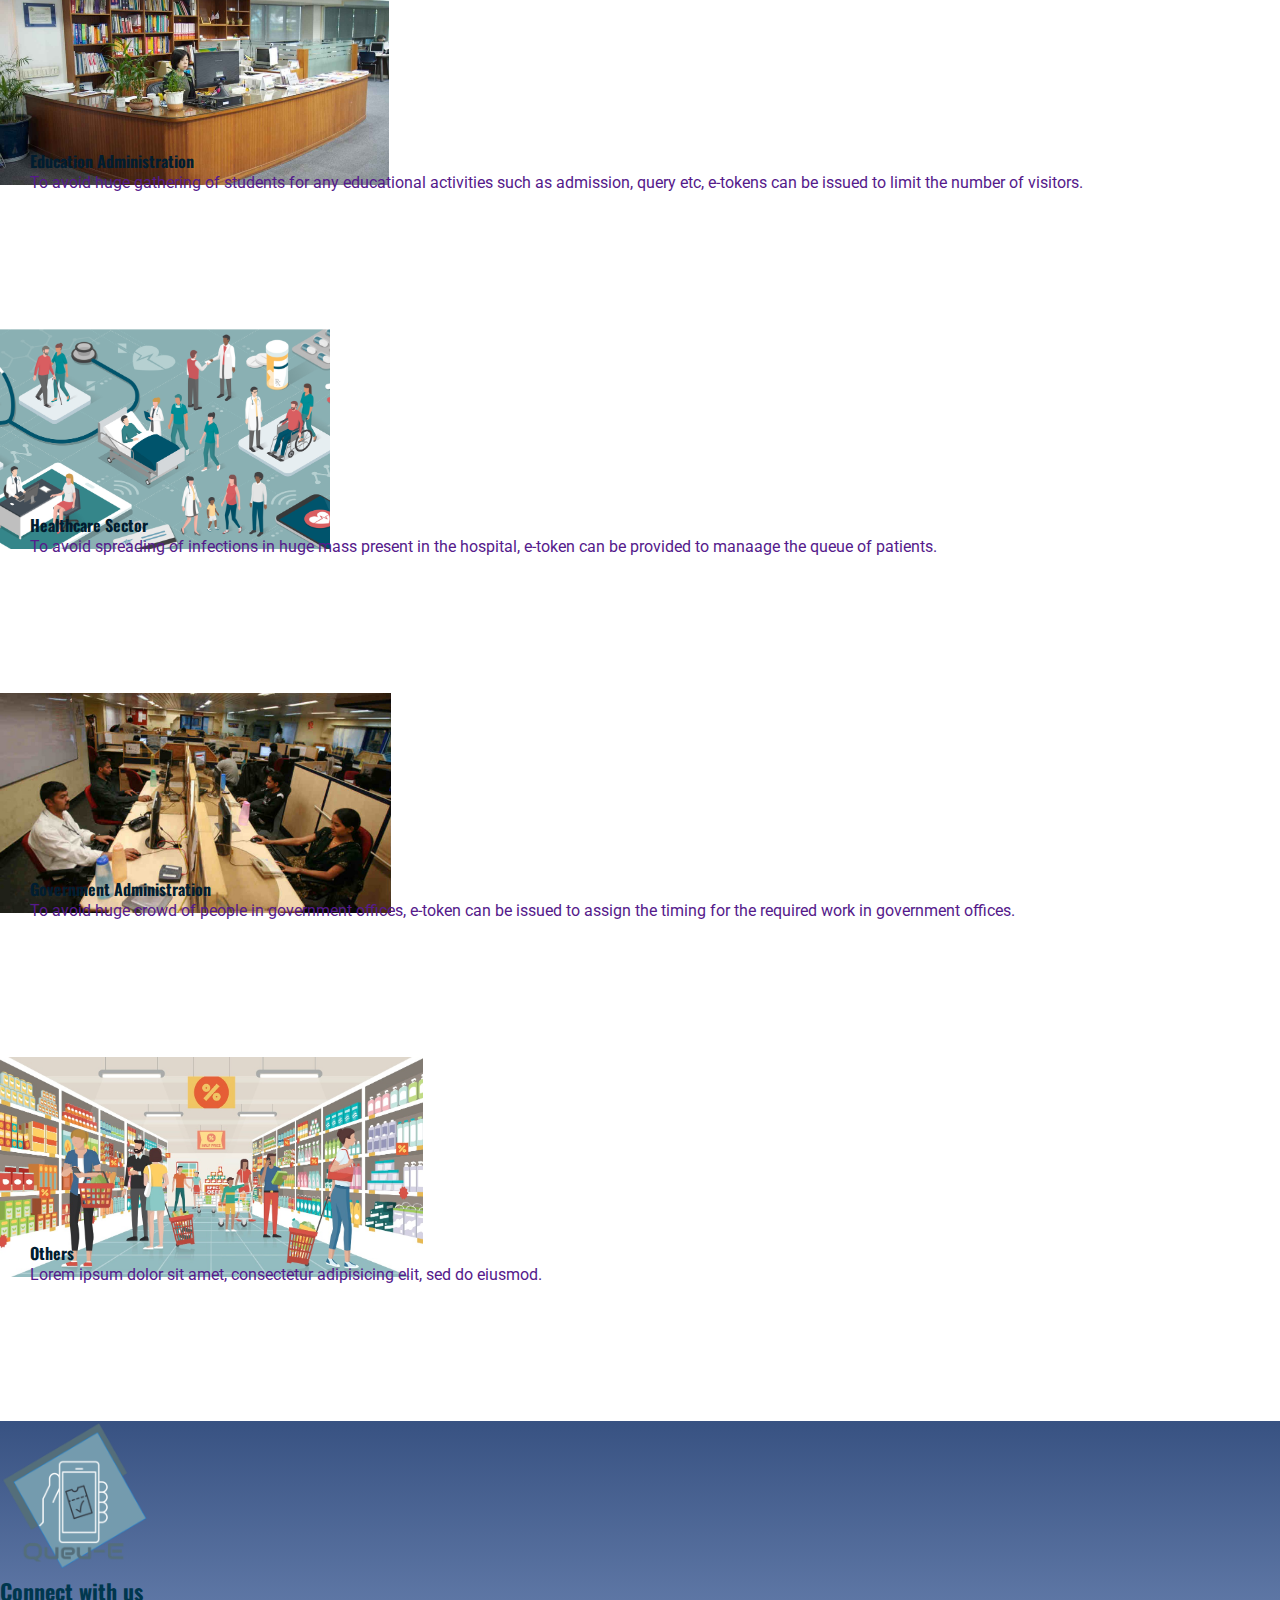
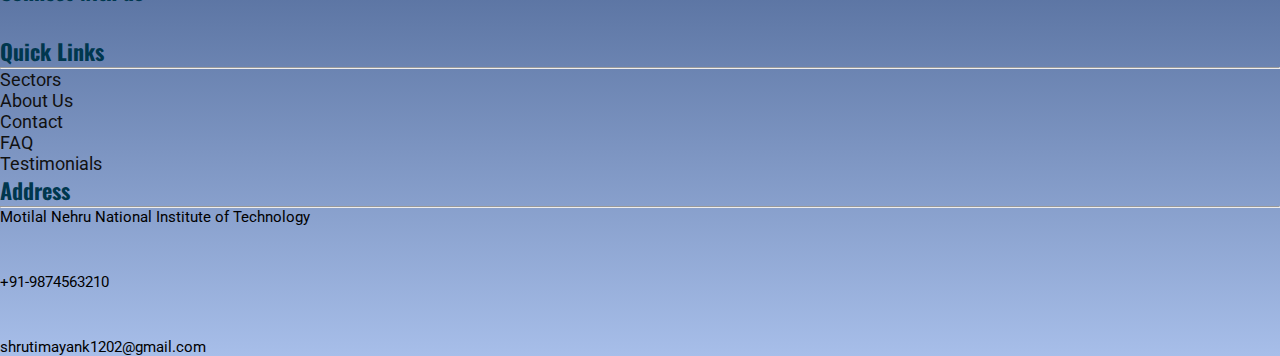
<file: frontend/sector.html>
<!doctype html>
<html lang="en">
  <head>
    <!-- Required meta tags -->
    <meta charset="utf-8">
    <meta name="viewport" content="width=device-width, initial-scale=1">

     <!-- Icon  -->
    <link rel='stylesheet' href='https://use.fontawesome.com/releases/v5.7.0/css/all.css' integrity='sha384-lZN37f5QGtY3VHgisS14W3ExzMWZxybE1SJSEsQp9S+oqd12jhcu+A56Ebc1zFSJ' crossorigin='anonymous'>

    <!-- Bootstrap CSS -->
    <link rel="stylesheet" href="https://stackpath.bootstrapcdn.com/bootstrap/4.1.3/css/bootstrap.min.css" integrity="sha384-MCw98/SFnGE8fJT3GXwEOngsV7Zt27NXFoaoApmYm81iuXoPkFOJwJ8ERdknLPMO" crossorigin="anonymous">

    <!-- font awesome icon -->
    <link rel="stylesheet" href="https://cdnjs.cloudflare.com/ajax/libs/font-awesome/4.7.0/css/font-awesome.min.css">

    <!-- Fonts -->
    <link rel="preconnect" href="https://fonts.gstatic.com">
	<link href="https://fonts.googleapis.com/css2?family=Oswald:wght@400&display=swap" rel="stylesheet">
	<link href="https://fonts.googleapis.com/css2?family=Roboto:wght@300&display=swap" rel="stylesheet">

    <!-- CSS -->
    <link rel="stylesheet" type="text/css" href="style.css">

    <link rel="icon" href="q.png" type="image/png" sizes="32x32">
    <title>Queu-E</title>
  </head>
  <body>
  	<div class="jumbotron-fluid">
  		<!-- Navbar -->
	    <nav class="navbar navbar-expand-sm navbar-light d-block" id="navbar" style="background-color: #011D30;">
	        <div class="container">
	            <a href="home.html" class="nav-link"><img src="queue.png" class="img-fluid" width="150" height="150"/></a>
	            <button class="navbar-toggler" data-toggle="collapse" data-target="#thetarget">
	                <span class="navbar-toggler-icon"></span>
	            </button>

	            <div class="collapse navbar-collapse justify-content-end" id="thetarget">
	                <ul class="navbar-nav ml-auto">
	                    <li class="nav-item">
	                        <a href="home.html" class="nav-link">Home</a>
	                    </li>
	                    <li class="nav-item">
	                        <a href="sector.html" class="nav-link">Sectors</a>
	                    </li>
	                    <!-- <li class="nav-item dropdown nav-title">
	                        <a href="#" class="nav-link dropdown-toggle" data-toggle="dropdown">Sectors</a>
	                        <div class="dropdown-menu nav-title-drop">
                                <ul style="list-style-type: none;" class="pt-2">
                                  <li><a href="" style="padding-left: 0 !important">Banking Sector</a></li>
                                  <li><a href="" style="padding-left: 0 !important">Pilgrimage</a></li>
                                  <li><a href="" style="padding-left: 0 !important">Education Administration</a></li>
                                  <li><a href="" style="padding-left: 0 !important">Healthcare</a></li>
                                  <li><a href="" style="padding-left: 0 !important">Bill Payment Stores</a></li>
                                </ul>
	                        </div>
	                    </li> -->
	                    <li class="nav-item">
	                        <a href="about.html" class="nav-link">About Us</a>
	                    </li>
	                    <li class="nav-item">
	                        <a href="contact.html" class="nav-link">Contact</a>
	                    </li>
	                    <li class="nav-item">
	                        <a href="login.html" class="nav-link">Login</a>
	                    </li>
	                </ul>
	            </div>
	        </div>
	    </nav>
	    <!-- Navbar Ends -->

	    <!-- Sector List -->
	    <div class="jumbotron-fluid" id="sectorpg">
	    	<div class="card">
	            <img class="d-block w-100 img-fluid img-responsive card-img" src="service.jpg" style="height: 400px; opacity: 0.9;">
	            <div class="mx-md-5 card-img-overlay d-flex flex-column justify-content-end mx-4">
	                <div class="container bannertext" style="border-left: 50px solid #57869C; background-color: #011D30; opacity: 0.8; display: block;">
		                <span class="title pt-md-5">Sectors</span>
		                <ul class="breadcrumb">
		                	<li class="d-inline-block"><a href="home.html">Home</a></li>
							<li class="d-inline-block">&nbsp;/&nbsp;Sectors</li>
		                </ul>
		            </div>
	            </div>
	        </div>
	        <div class="container pt-5 pb-5">
	        	<div class="row">
	        		<div class="col-md-8">
				        <div class="row mx-auto">
			                <div class="col-md-6 pb-3">
			                    <div class="card img-fluid" style="border: none;">
			                        <a href="">
			                            <img class="card-img-top card-img-top-250" src="banking.jpg" alt="Banking Service">
			                        </a>
			                        <a href="">
			                            <div class="card-body bg-light text-dark" style=" margin-top: -40px; margin-left: 30px;">
			                                <h4 class="card-title" style="font-family: 'Oswald', sans-serif; color: #011D30;">Banking Sector</h4>
			                                <p class="card-text" style="font-family: 'Roboto', sans-serif;">To avoid gathering around for bank activities, e-tokens can be issued accordingly.</p>
			                            </div>
			                        </a>
			                    </div>
			                </div>
			                <div class="col-md-6 pb-3">
			                    <div class="card img-fluid" style="border: none;">
			                        <a href="">
			                            <img class="card-img-top card-img-top-250" src="pilgrimage.jpg" alt="Pilgrimage Sector">
			                        </a>
			                        <a href="">
			                            <div class="card-body bg-light text-dark" style=" margin-top: -40px; margin-left: 30px;">
			                                <h4 class="card-title" style="font-family: 'Oswald', sans-serif; color: #011D30;">Pilgrimage</h4>
			                                <p class="card-text" style="font-family: 'Roboto', sans-serif;">To avoid huge gathering of devotees, e-tokens can be issued to limit the number of devotees visiting religious places at a certain time.</p>
			                            </div>
			                        </a>
			                    </div>
			                </div>
				        </div>
				        <div class="row mx-auto">
			                <div class="col-md-6 pb-3">
			                    <div class="card img-fluid" style="border: none;">
			                        <a href="">
			                            <img class="card-img-top card-img-top-250" src="education.jpg" alt="Education Sector">
			                        </a>
			                        <a href="">
			                            <div class="card-body bg-light text-dark" style=" margin-top: -40px; margin-left: 30px;">
			                                <h4 class="card-title" style="font-family: 'Oswald', sans-serif; color: #011D30;">Education Administration</h4>
			                                <p class="card-text" style="font-family: 'Roboto', sans-serif;">To avoid huge gathering of students for any educational activities such as admission, query etc, e-tokens can be issued to limit the number of visitors.</p>
			                            </div>
			                        </a>
			                    </div>
			                </div>
			                <div class="col-md-6 pb-3">
			                    <div class="card img-fluid" style="border: none;">
			                        <a href="">
			                            <img class="card-img-top card-img-top-250" src="health.jpg" alt="Healthcare Sector">
			                        </a>
			                        <a href="">
			                            <div class="card-body bg-light text-dark" style=" margin-top: -40px; margin-left: 30px;">
			                                <h4 class="card-title" style="font-family: 'Oswald', sans-serif; color: #011D30;">Healthcare Sector</h4>
			                                <p class="card-text" style="font-family: 'Roboto', sans-serif;">To avoid spreading of infections in huge mass present in the hospital, e-token can be provided to manaage the queue of patients.</p>
			                            </div>
			                        </a>
			                    </div>
			                </div>
				        </div>
				        <div class="row mx-auto">
			                <div class="col-md-6 pb-3">
			                    <div class="card img-fluid" style="border: none;">
			                        <a href="">
			                            <img class="card-img-top card-img-top-250" src="government.jpg" alt="Government Sector">
			                        </a>
			                        <a href="">
			                            <div class="card-body bg-light text-dark" style=" margin-top: -40px; margin-left: 30px;">
			                                <h4 class="card-title" style="font-family: 'Oswald', sans-serif; color: #011D30;">Government Administration</h4>
			                                <p class="card-text" style="font-family: 'Roboto', sans-serif;">To avoid huge crowd of people in government offices, e-token can be issued to assign the timing for the required work in government offices.</p>
			                            </div>
			                        </a>
			                    </div>
			                </div>
			                <div class="col-md-6 pb-3">
			                    <div class="card img-fluid" style="border: none;">
			                        <a href="">
			                            <img class="card-img-top card-img-top-250" src="bill.jpeg" alt="Other Sector">
			                        </a>
			                        <a href="">
			                            <div class="card-body bg-light text-dark" style=" margin-top: -40px; margin-left: 30px;">
			                                <h4 class="card-title" style="font-family: 'Oswald', sans-serif; color: #011D30;">Others</h4>
			                                <p class="card-text" style="font-family: 'Roboto', sans-serif;">Lorem ipsum dolor sit amet, consectetur adipisicing elit, sed do eiusmod.</p>
			                            </div>
			                        </a>
			                    </div>
			                </div>
				        </div>
	        		</div>
	        		<div class="col-md-4" style="background-color: #011D30;">
	        			
	        		</div>
	        	</div>
	        </div>
	    </div>
	    <!-- Sector List Ends -->

		<!-- Footer -->
		<div class="footer pt-4">
		    <div class="container">
		        <div class="row pt-2">
		            <div class="col-md-4 pt-2" id="connect">
		            	<a href="home.html" class="nav-link"><img src="queue.png" class="img-fluid" width="150" height="150"/></a>
		                <h2 class="pt-4 pb-2">Connect with us</h2>
		                <ul style="list-style-type: none;">
		                	<li class="pr-3"><a href=""><i class="fab fa-facebook"></i></a></li>
		                	<li class="pr-3"><a href=""><i class="fab fa-instagram"></i></a></li>
		                	<li class="pr-3"><a href=""><i class="fab fa-linkedin"></i></a></li>
		                	<li class="pr-3"><a href=""><i class="fab fa-twitter"></i></a></li>
		                </ul>
		            </div>
		            <div class="col-md-4" id="links">
		                <h2 class="pt-4 pb-2">Quick Links</h2><hr>
		                <ul style="list-style-type: none;">
		                	<li class="pr-3"><a href="sector.html">Sectors</a></li>
		                	<li class="pr-3"><a href="about.html">About Us</a></li>
		                	<li class="pr-3"><a href="contact.html">Contact</a></li>
		                	<li class="pr-3"><a href="faq.html">FAQ</a></li>
		                	<li class="pr-3"><a href="testimonial.html">Testimonials</a></li>
		                </ul>
		            </div>
		            <div class="col-md-4" id="address">
		                <h2 class="pt-4 pb-1">Address</h2><hr>
		                <ul style="list-style-type: none;">
		                	<li class="pb-2">
		                		<div class="row">
		                			<div class="col-2">
		                				<i class="fas fa-map-marker-alt"></i>
		                			</div>
		                			<div class="col-10">
		                				<p>Motilal Nehru National Institute of Technology</p>
		                			</div>
		                		</div>
		                	</li>
		                	<li class="pb-3">
		                		<div class="row">
		                			<div class="col-2">
		                				<i class="fas fa-phone"></i>
		                			</div>
		                			<div class="col-10">
		                				<p>+91-9874563210</p>
		                			</div>
		                		</div>
		                	</li>
		                	<li>
		                		<div class="row">
		                			<div class="col-2">
		                				<i class="fas fa-envelope"></i>
		                			</div>
		                			<div class="col-10">
		                				<p>shrutimayank1202@gmail.com</p>
		                			</div>
		                		</div>
		                	</li>
		                </ul>
		            </div>
		        </div>
		    </div>
		</div>
		<!-- Footer ends -->
	</div>
	

    <!-- Jquery -->
    <script src="https://code.jquery.com/jquery-3.3.1.slim.min.js"
        integrity="sha384-q8i/X+965DzO0rT7abK41JStQIAqVgRVzpbzo5smXKp4YfRvH+8abtTE1Pi6jizo" crossorigin="anonymous"></script>

	<script src="https://ajax.googleapis.com/ajax/libs/jquery/3.4.1/jquery.min.js"></script>

	<script src="https://cdnjs.cloudflare.com/ajax/libs/popper.js/1.14.0/umd/popper.min.js"
	        integrity="sha384-cs/chFZiN24E4KMATLdqdvsezGxaGsi4hLGOzlXwp5UZB1LY//20VyM2taTB4QvJ" crossorigin="anonymous"></script>

	<script src="https://stackpath.bootstrapcdn.com/bootstrap/4.1.0/js/bootstrap.min.js"
	        integrity="sha384-uefMccjFJAIv6A+rW+L4AHf99KvxDjWSu1z9VI8SKNVmz4sk7buKt/6v9KI65qnm" crossorigin="anonymous"></script>

  </body>
</html>
</file>
<file: docs/style.css>
*{
  margin: 0px;
  padding: 0px;
  box-sizing: border-box;
}

li{
  list-style-type: none;
}

ul{
  padding: 0px !important;
}

a{
  text-decoration: none!important;
}
/*Navbar*/
.navbar{
    width: 100%;
    font-size: 15px;
    font-weight: 300;
    border-bottom: solid 1px #E9E9E9;
}

.navbar ul li{
  padding-left: 10px;
  font-size: 22px;
  font-family: 'Oswald', sans-serif;
  color: #111;
}

/*.nav-title:hover .nav-title-drop{
    display: block;
    width: 300px;
}

.nav-title-drop{
    position: absolute !important;
    width: 300px;
    left:0 !important;
}

.nav-title-drop a:hover{
  background-color: #fff !important;
}

.nav-title-drop ul li a:hover{
  color: #13527C;
}

.nav-title-drop a{
  font-family: 'Roboto', sans-serif!important;
  font-size: 16px;
  text-decoration: none!important;
}*/

.dropdowm-menu{
  display: none;
  background-color: #fff;
  width: 100%;
  left: 0;
  z-index: 1;
}

.nav-title-drop .row:after{
  content: "";
  display: table;
  clear: both;
}

#thetarget li a{
    color: #fff;
    padding-left: 20px;
}

.nav-title-drop a:hover {
    background-color: #C8C8C8;
}

/*Slider*/
.carousel-inner img{
  height: 570px!important;
  opacity: 0.9;
}

.carousel-inner .container-fluid span{
    font-size: 55px;
    font-family: 'Oswald', sans-serif;
    font-weight: 300px;
    color: #fff;
}

.carousel-inner .container-fluid p{
    font-family: 'Roboto', sans-serif;
    font-size: 16px;
    color: #fff;
}

.carousel-inner .bannertext{
  text-shadow: 1px 1px #BBBDBF;
}

/*About*/
#about .col-md-6 h1{
  font-family: 'Oswald', sans-serif;
  color: #00374E;
}

#about .col-md-6 p{
  font-family: 'Roboto', sans-serif;
  color: #27677C;
}

#about .col-md-6 a button{
  font-family: 'Oswald', sans-serif;
  background-color: #00374E;
  color: #fff;
  text-decoration: none;
  font-size: 18px;
  padding: 10px 18px;
}

#about .col-md-6 a button:hover{
  background-color: #f0f0f0;
  color: #00374E;
  padding: 9px 17px;
}

/*App*/
#app .col-md-6 h1{
  font-family: 'Oswald', sans-serif;
  color: #00374E;
}

#app .col-md-6 p{
  font-family: 'Roboto', sans-serif;
  color: #27677C;
}

#app .col-md-6 a button{
  font-family: 'Oswald', sans-serif;
  background-color: #00374E;
  color: #fff;
  text-decoration: none;
  font-size: 18px;
  padding: 10px 18px;
}

#app .col-md-6 a button:hover{
  background-color: #f0f0f0;
  color: #00374E;
  padding: 9px 17px;
}

/*testimonials*/
#testimonials h1{
  font-family: 'Oswald', sans-serif;
  color: #00374E;
}

#testimonials .carousel-inner #image-caption{
  font-family: 'Oswald', sans-serif;
  font-size: 30px;
}

#testimonials .carousel-inner p{
  font-family: 'Roboto', sans-serif;
  font-size: 20px;
}

/*Footer*/
.footer{
  background-image: linear-gradient(#385282, #A7BEE9);
}
.footer h2{
  font-family: 'Oswald', sans-serif;
  font-size: 22px;
  color: #00374E;
}

.footer #connect ul li{
  display: inline-block;
}

.footer #connect ul li a i{
  font-size: 25px;
  color: #111;
}

.footer #connect ul li a i:hover{
  color: #1B5B8B;
}

.footer #links ul li a{
  font-size: 18px;
  font-family: 'Roboto', sans-serif;
  color: #111;
}

.footer #links ul li a:hover{
  color: #053152;
}

.footer #address ul li i{
  font-size: 40px;
}

.footer #address ul li p{
  font-family: 'Roboto', sans-serif;
  font-size: 15px;
}

/*Sector page*/
#sectorpg .card .bannertext span{
    font-size: 55px;
    font-family: 'Oswald', sans-serif;
    font-weight: 300px;
    color: #fff;
}

#sectorpg .card .bannertext .breadcrumb{
  background: none!important;
}

#sectorpg .card .bannertext .breadcrumb li{
  color: #fff;
}

#sectorpg .container .col-md-6 .card a .card-img-top{
  min-height: 220px;
  max-height: 220px;
}

#sectorpg .container .col-md-6 .card a .card-body{
  max-height: 180px;
  min-height: 180px;
}

/*About page*/
#aboutpg .card .bannertext span{
    font-size: 55px;
    font-family: 'Oswald', sans-serif;
    font-weight: 300px;
    color: #fff;
}

#aboutpg .card .bannertext .breadcrumb{
  background: none!important;
}

#aboutpg .card .bannertext .breadcrumb li{
  color: #fff;
}

/*Contacts page*/
#contactpg .card .bannertext span{
    font-size: 55px;
    font-family: 'Oswald', sans-serif;
    font-weight: 300px;
    color: #fff;
}

#contactpg .card .bannertext .breadcrumb{
  background: none!important;
}

#contactpg .card .bannertext .breadcrumb li{
  color: #fff;
}

#contactpg .col-md-8 input:focus, #contactpg .col-md-8 textarea:focus{
  outline: none!important;
}

#contactpg .col-md-8 button{
  font-family: 'Oswald', sans-serif;
  background-color: #00374E;
  color: #fff;
  text-decoration: none;
  font-size: 18px;
  padding: 10px 18px;
}

#contactpg .col-md-8 button:hover{
  background-color: #f0f0f0;
  color: #00374E;
  padding: 9px 17px;
}

#contactpg .col-md-4 ul li{
  color: #fff;
}

#contactpg .col-md-4 ul li i{
  font-size: 40px;
}

#contactpg #social li{
  display: inline-block;
}

#contactpg #social li a i{
  font-size: 40px;
  color: #fff;
}

#contactpg #social li a i:hover{
  color: #C8E1F3;
}
</file>
<file: frontend/style.css>
*{
  margin: 0px;
  padding: 0px;
  box-sizing: border-box;
}

li{
  list-style-type: none;
}

ul{
  padding: 0px !important;
}

a{
  text-decoration: none!important;
}
/*Navbar*/
.navbar{
    width: 100%;
    font-size: 15px;
    font-weight: 300;
    border-bottom: solid 1px #E9E9E9;
}

.navbar ul li{
  padding-left: 10px;
  font-size: 22px;
  font-family: 'Oswald', sans-serif;
  color: #111;
}

/*.nav-title:hover .nav-title-drop{
    display: block;
    width: 300px;
}

.nav-title-drop{
    position: absolute !important;
    width: 300px;
    left:0 !important;
}

.nav-title-drop a:hover{
  background-color: #fff !important;
}

.nav-title-drop ul li a:hover{
  color: #13527C;
}

.nav-title-drop a{
  font-family: 'Roboto', sans-serif!important;
  font-size: 16px;
  text-decoration: none!important;
}*/

.dropdowm-menu{
  display: none;
  background-color: #fff;
  width: 100%;
  left: 0;
  z-index: 1;
}

.nav-title-drop .row:after{
  content: "";
  display: table;
  clear: both;
}

#thetarget li a{
    color: #fff;
    padding-left: 20px;
}

.nav-title-drop a:hover {
    background-color: #C8C8C8;
}

/*Slider*/
.carousel-inner img{
  height: 570px!important;
  opacity: 0.9;
}

.carousel-inner .container-fluid span{
    font-size: 55px;
    font-family: 'Oswald', sans-serif;
    font-weight: 300px;
    color: #fff;
}

.carousel-inner .container-fluid p{
    font-family: 'Roboto', sans-serif;
    font-size: 16px;
    color: #fff;
}

.carousel-inner .bannertext{
  text-shadow: 1px 1px #BBBDBF;
}

/*About*/
#about .col-md-6 h1{
  font-family: 'Oswald', sans-serif;
  color: #00374E;
}

#about .col-md-6 p{
  font-family: 'Roboto', sans-serif;
  color: #27677C;
}

#about .col-md-6 a button{
  font-family: 'Oswald', sans-serif;
  background-color: #00374E;
  color: #fff;
  text-decoration: none;
  font-size: 18px;
  padding: 10px 18px;
}

#about .col-md-6 a button:hover{
  background-color: #f0f0f0;
  color: #00374E;
  padding: 9px 17px;
}

/*App*/
#app .col-md-6 h1{
  font-family: 'Oswald', sans-serif;
  color: #00374E;
}

#app .col-md-6 p{
  font-family: 'Roboto', sans-serif;
  color: #27677C;
}

#app .col-md-6 a button{
  font-family: 'Oswald', sans-serif;
  background-color: #00374E;
  color: #fff;
  text-decoration: none;
  font-size: 18px;
  padding: 10px 18px;
}

#app .col-md-6 a button:hover{
  background-color: #f0f0f0;
  color: #00374E;
  padding: 9px 17px;
}

/*testimonials*/
#testimonials h1{
  font-family: 'Oswald', sans-serif;
  color: #00374E;
}

#testimonials .carousel-inner #image-caption{
  font-family: 'Oswald', sans-serif;
  font-size: 30px;
}

#testimonials .carousel-inner p{
  font-family: 'Roboto', sans-serif;
  font-size: 20px;
}

/*Footer*/
.footer{
  background-image: linear-gradient(#385282, #A7BEE9);
}
.footer h2{
  font-family: 'Oswald', sans-serif;
  font-size: 22px;
  color: #00374E;
}

.footer #connect ul li{
  display: inline-block;
}

.footer #connect ul li a i{
  font-size: 25px;
  color: #111;
}

.footer #connect ul li a i:hover{
  color: #1B5B8B;
}

.footer #links ul li a{
  font-size: 18px;
  font-family: 'Roboto', sans-serif;
  color: #111;
}

.footer #links ul li a:hover{
  color: #053152;
}

.footer #address ul li i{
  font-size: 40px;
}

.footer #address ul li p{
  font-family: 'Roboto', sans-serif;
  font-size: 15px;
}

/*Sector page*/
#sectorpg .card .bannertext span{
    font-size: 55px;
    font-family: 'Oswald', sans-serif;
    font-weight: 300px;
    color: #fff;
}

#sectorpg .card .bannertext .breadcrumb{
  background: none!important;
}

#sectorpg .card .bannertext .breadcrumb li{
  color: #fff;
}

#sectorpg .container .col-md-6 .card a .card-img-top{
  min-height: 220px;
  max-height: 220px;
}

#sectorpg .container .col-md-6 .card a .card-body{
  max-height: 180px;
  min-height: 180px;
}

/*About page*/
#aboutpg .card .bannertext span{
    font-size: 55px;
    font-family: 'Oswald', sans-serif;
    font-weight: 300px;
    color: #fff;
}

#aboutpg .card .bannertext .breadcrumb{
  background: none!important;
}

#aboutpg .card .bannertext .breadcrumb li{
  color: #fff;
}

/*Contacts page*/
#contactpg .card .bannertext span{
    font-size: 55px;
    font-family: 'Oswald', sans-serif;
    font-weight: 300px;
    color: #fff;
}

#contactpg .card .bannertext .breadcrumb{
  background: none!important;
}

#contactpg .card .bannertext .breadcrumb li{
  color: #fff;
}

#contactpg .col-md-8 input:focus, #contactpg .col-md-8 textarea:focus{
  outline: none!important;
}

#contactpg .col-md-8 button{
  font-family: 'Oswald', sans-serif;
  background-color: #00374E;
  color: #fff;
  text-decoration: none;
  font-size: 18px;
  padding: 10px 18px;
}

#contactpg .col-md-8 button:hover{
  background-color: #f0f0f0;
  color: #00374E;
  padding: 9px 17px;
}

#contactpg .col-md-4 ul li{
  color: #fff;
}

#contactpg .col-md-4 ul li i{
  font-size: 40px;
}

#contactpg #social li{
  display: inline-block;
}

#contactpg #social li a i{
  font-size: 40px;
  color: #fff;
}

#contactpg #social li a i:hover{
  color: #C8E1F3;
}
</file>
